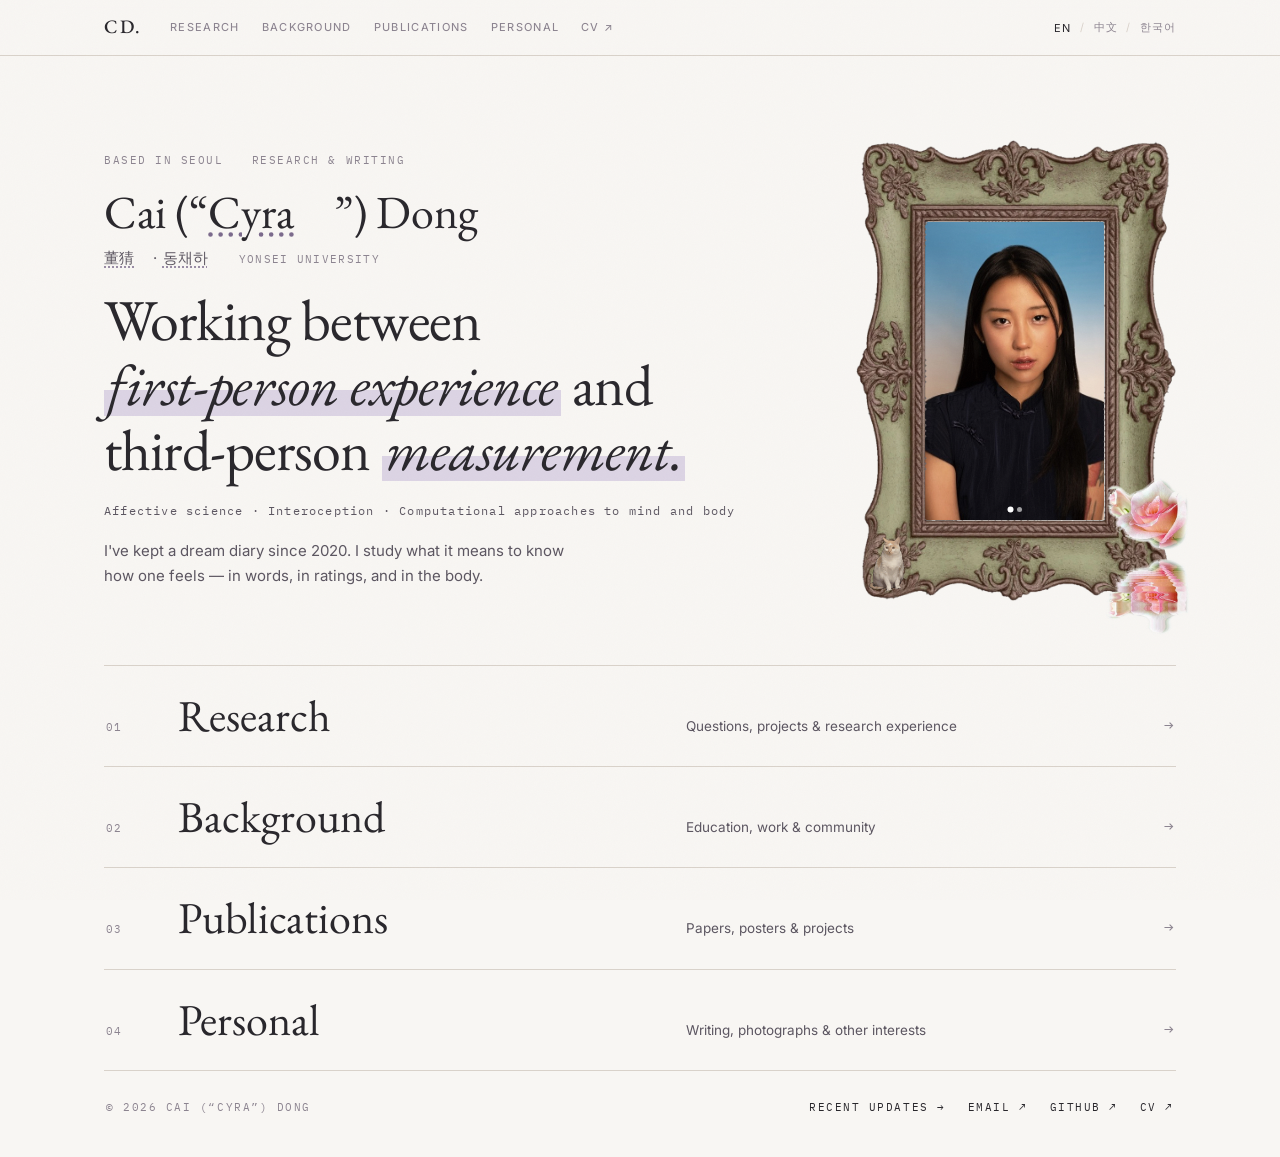
<file: index.html>
<!DOCTYPE html>
<html lang="en">
<head>
<meta charset="UTF-8">
<meta name="viewport" content="width=device-width, initial-scale=1.0">
<title>Cai (“Cyra”) Dong · 董猜 · 동채하 — Researcher</title>
<meta name="description" content="Cai (“Cyra”) Dong — Researcher. Philosophy, Applied Statistics & Cognitive Science @ Yonsei. Research: clinical psychology, affective neuroscience, computational psycholinguistics, AI4MentalHealth.">
<meta name="keywords" content="Cyra Dong, Cai Dong, 董猜, 동채하, Researcher, Yonsei University, clinical psychology, affective neuroscience, computational psycholinguistics, AI4MentalHealth, AI Engineer, Philosophy, Applied Statistics, Cognitive Science">

<!-- Google Search Console is verified by the file google7c683d2b4011be47.html
     in the site root. Do not delete that file. -->

<!-- Canonical -->
<link rel="canonical" href="https://cyracaid.github.io/">

<!-- Open Graph -->
<meta property="og:title" content="Cai (“Cyra”) Dong · 董猜 · 동채하 — Researcher">
<meta property="og:description" content="Philosophy, Applied Statistics & Cognitive Science @ Yonsei. Research: clinical psychology, affective neuroscience, computational psycholinguistics, AI4MentalHealth.">
<meta property="og:image" content="https://cyracaid.github.io/assets/smilepic_cropped.jpg">
<meta property="og:image:width" content="640">
<meta property="og:image:height" content="640">
<meta property="og:url" content="https://cyracaid.github.io/">
<meta property="og:type" content="website">
<meta property="og:locale" content="en_US">
<meta property="og:site_name" content="Cai (“Cyra”) Dong">

<!-- Twitter Card -->
<meta name="twitter:card" content="summary">
<meta name="twitter:title" content="Cai (“Cyra”) Dong · 董猜 · 동채하 — Researcher">
<meta name="twitter:description" content="Philosophy, Applied Statistics & Cognitive Science @ Yonsei. Research: clinical psychology, affective neuroscience, computational psycholinguistics.">
<meta name="twitter:image" content="https://cyracaid.github.io/assets/smilepic_cropped.jpg">

<!-- Hreflang -->
<link rel="alternate" hreflang="en" href="https://cyracaid.github.io/?lang=en">
<link rel="alternate" hreflang="zh-CN" href="https://cyracaid.github.io/?lang=cn">
<link rel="alternate" hreflang="ko" href="https://cyracaid.github.io/?lang=ko">
<link rel="alternate" hreflang="x-default" href="https://cyracaid.github.io/">

<!-- Favicon -->
<link rel="icon" type="image/svg+xml" href="data:image/svg+xml,%3Csvg xmlns='http://www.w3.org/2000/svg' viewBox='0 0 100 100'%3E%3Crect width='100' height='100' rx='20' fill='%238f7fa0'/%3E%3Ctext x='50' y='68' font-family='Georgia,serif' font-size='48' font-style='italic' fill='white' text-anchor='middle'%3ECD%3C/text%3E%3C/svg%3E">

<!-- JSON-LD Structured Data: Person -->
<script type="application/ld+json">
{
  "@context": "https://schema.org",
  "@type": "Person",
  "name": "Cai (“Cyra”) Dong",
  "alternateName": ["Cyra Dong", "Cai Dong", "董猜", "동채하"],
  "givenName": "Cai",
  "familyName": "Dong",
  "image": "https://cyracaid.github.io/assets/smilepic_cropped.jpg",
  "url": "https://cyracaid.github.io/",
  "sameAs": [
    "https://github.com/cyracaid",
    "https://linkedin.com/in/cyrad",
    "https://scholar.google.com/citations?user=k2axAvQAAAAJ&hl=en"
  ],
  "jobTitle": ["AI Engineer Intern", "Research Assistant"],
  "alumniOf": [
    {
      "@type": "CollegeOrUniversity",
      "name": "Yonsei University"
    },
    {
      "@type": "CollegeOrUniversity",
      "name": "Washington University in St. Louis"
    }
  ],
  "knowsAbout": [
    "Clinical Psychology",
    "Affective Neuroscience",
    "Computational Psycholinguistics",
    "AI for Mental Health",
    "Machine Learning",
    "Multimodal AI"
  ]
}
</script>

<!-- JSON-LD Structured Data: WebSite -->
<script type="application/ld+json">
{
  "@context": "https://schema.org",
  "@type": "WebSite",
  "name": "Cai (“Cyra”) Dong — Portfolio",
  "url": "https://cyracaid.github.io/",
  "description": "Personal portfolio and resume of Cai (“Cyra”) Dong, Researcher at Yonsei University.",
  "inLanguage": ["en", "zh-CN", "ko"]
}
</script>
<link rel="preconnect" href="https://fonts.googleapis.com">
<link rel="preconnect" href="https://fonts.gstatic.com" crossorigin>
<link href="https://fonts.googleapis.com/css2?family=EB+Garamond:ital,wght@0,400;0,500;1,400;1,500&family=Inter:wght@350;400;450;500;600&family=IBM+Plex+Mono:wght@400;500&display=swap" rel="stylesheet">
<link rel="stylesheet" href="styles.css?v=20261121d">
</head>
<body>

<nav class="top-nav">
  <div class="nav-left">
    <a class="nav-logo" href="#/" aria-label="Home">CD.</a>
    <div class="nav-links">
      <a href="#research" data-nav="research">Research</a>
      <a href="#background" data-nav="work">Background</a>
      <a href="#publications" data-nav="publications">Publications</a>
      <a href="#personal" data-nav="personal">Personal</a>
      <a href="assets/CV_Cai_Dong.pdf?v=20261113" data-nav="cv" target="_blank" rel="noopener">CV ↗</a>
    </div>
  </div>
  <div class="nav-right" id="lang-switch"><a class="lang-btn active" href="?lang=en">EN</a><a class="lang-btn" href="?lang=cn">中文</a><a class="lang-btn" href="?lang=ko">한국어</a></div>
</nav>

<div id="view-home">
<div class="home">
  <header class="hero" id="hero">
    <div class="hero__text">
      <div class="hero__meta"><span id="hero-place">Based in Seoul</span><span id="hero-roles">Research &amp; Writing</span></div>
      <div class="hero__name" id="sb-name">Cai (“Cyra”) Dong</div>
      <div class="hero__alt"><span id="sb-alt">董猜 · 동채하</span> <span class="hero__affil" id="sb-affil">Yonsei University</span></div>
      <h1 class="hero__title" id="hero-title">Working between <em class="hero__accent"><span class="nb">first-person</span> experience</em> and <span class="nb">third-person</span> <em class="hero__accent">measurement.</em></h1>
      <div class="hero__fields" id="hero-fields">Affective science · Interoception · Computational approaches to mind and body</div>
      <p class="hero__sub" id="hero-sub"></p>
    </div>
    <div class="hero__portrait">
      <div class="photo-frame">
      <div class="photo-carousel" id="photo-carousel">
        <div class="carousel-track" id="carousel-track">
          <img class="carousel-slide" src="assets/portrait-main.jpg?v=2" alt="Cai (“Cyra”) Dong">
          <img class="carousel-slide" src="assets/smile-frame.jpg" alt="Cai (“Cyra”) Dong smiling">
        </div>
        <button class="carousel-btn carousel-prev" id="carousel-prev" type="button">‹</button>
        <button class="carousel-btn carousel-next" id="carousel-next" type="button">›</button>
        <div class="carousel-dots" id="carousel-dots"></div>
      </div>
        <img class="deco deco-rose" src="assets/deco-rose.webp?v=20261011b" alt="" aria-hidden="true" decoding="async">
      </div>
      <div class="cat-companion"><img src="assets/guagua_cutout.gif" alt="瓜瓜" loading="lazy"></div>
    </div>
  </header>

  <nav class="index" id="index" aria-label="Sections"></nav>

  <div class="home-foot">
    <span id="foot-place">© 2026 Cai (“Cyra”) Dong</span>
    <div class="hero__links" id="hero-links"></div>
  </div>
</div>

<div id="resume">

    <section class="panel" id="panel-research" role="dialog" aria-modal="true" aria-label="Research" hidden="">
      <div class="panel__bar">
        <span class="panel__title"><span class="panel__no">01</span> Research</span>
        <button type="button" class="panel__close" data-close="" aria-label="Close">Close ×</button>
      </div>
      <div class="panel__body">
    <div class="section-lg" id="research">
      <div class="section-header"><span class="section-title section-title-lg">Research Overview</span><div class="section-rule"></div></div>
      <div class="research-overview">
        <p>Hi, I'm Cyra! 👋 I really love beautiful things — from beauty itself to research that's beautiful in how it's made.</p><p>Lately I'm into <strong>interoception</strong>, <strong>consciousness</strong>, and <strong>affective science across methods</strong>, with side quests into language models and AI. I come at it from computational methods.</p><p>Off the clock: yoga, books and writing, fashion, and video games.</p>
        <div class="research-areas">
          <span class="tag tag-accent">Interoception</span><span class="tag tag-cool">Affective Neuroscience</span><span class="tag tag-mauve">Computational Psycholinguistics</span><span class="tag tag-gold">Clinical Psychology</span>
        </div>
      </div>
    </div>
    <div class="section" id="selected">
      <div class="section-header"><span class="section-title">Selected Research</span><div class="section-rule"></div></div>
      <div class="selected-list">
        
        <div class="sel-item" data-open="false">
          <button type="button" class="sel-head" aria-expanded="false" aria-controls="sel-0">
            <span class="sel-meta">Selected work / 01 · 2025–26</span>
            <span class="sel-title">Sleep, Diaries &amp; Measurement</span>
            <span class="sel-blurb">Cleaning self-report data without making mistakes disappear.</span>
            <span class="sel-plus" aria-hidden="true">+</span>
          </button>
          <div class="sel-panel" id="sel-0" role="region">
            <dl class="sel-body">
              <dt>Research question</dt><dd>A wrongly entered value, silently corrected by a parser, can look perfectly legitimate. How do you clean self-reported data without hiding what was changed?</dd><dt>Approach</dt><dd>An open-source, human-in-the-loop R pipeline where every correction is logged and reviewable, validated on injected, real, and public data.</dd><dt>Where</dt><dd>Stanford Psychophysiology Lab, home sleep study.</dd><dt>Output</dt><dd>Manuscript in preparation.</dd>
            </dl>
          </div>
        </div>
        <div class="sel-item" data-open="false">
          <button type="button" class="sel-head" aria-expanded="false" aria-controls="sel-1">
            <span class="sel-meta">Selected work / 02 · 2025–26</span>
            <span class="sel-title">AI &amp; Therapeutic Interaction</span>
            <span class="sel-blurb">What does an AI score of therapist skill actually measure?</span>
            <span class="sel-plus" aria-hidden="true">+</span>
          </button>
          <div class="sel-panel" id="sel-1" role="region">
            <dl class="sel-body">
              <dt>Research question</dt><dd>When a model predicts what trained observers rate, what information are its predictions really reflecting?</dd><dt>Approach</dt><dd>An audit of multimodal AI scoring of therapists’ interpersonal skills on teletherapy trial recordings, combining text, voice, and facial expression, checked against observer ratings.</dd><dt>Where</dt><dd>Penn Medicine, Department of Psychiatry.</dd><dt>Output</dt><dd>Manuscript in preparation.</dd>
            </dl>
          </div>
        </div>
        <div class="sel-item" data-open="false">
          <button type="button" class="sel-head" aria-expanded="false" aria-controls="sel-2">
            <span class="sel-meta">Selected work / 03 · 2026–</span>
            <span class="sel-title">Interoception &amp; Consciousness</span>
            <span class="sel-blurb">When body and report disagree, which one is the signal?</span>
            <span class="sel-plus" aria-hidden="true">+</span>
          </button>
          <div class="sel-panel" id="sel-2" role="region">
            <dl class="sel-body">
              <dt>Research question</dt><dd>When a bodily signal and a verbal report diverge, is one of them wrong, or is the divergence itself the signal?</dd><dt>Approach</dt><dd>An online interoception task with webcam-based heart-rate estimation, paired with participants’ descriptions of recalled experiences. Does spontaneous language capture what ratings miss?</dd><dt>Where</dt><dd>Embodied Computation Group, Aarhus University &amp; Cambridge Psychiatry.</dd><dt>Output</dt><dd>Pilot in development.</dd>
            </dl>
          </div>
        </div>
      </div>
    </div>
    <div class="section" id="experience">
      <div class="section-header"><span class="section-title">Research Experience</span><div class="section-rule"></div></div>
      
        <div class="entry">
          <div class="entry-header">
            <span class="entry-org"><a href="https://www.the-ecg.org/" target="_blank" rel="noopener">Embodied Computation Group, Aarhus University &amp; Cambridge Psychiatry</a></span>
            <span class="entry-date">Oct 2026 – Present</span>
          </div>
          <div class="entry-role">Research Intern (remote); PI: Micah Allen, Ph.D.</div>
          <ul class="entry-bullets"><li>Contributing to an online interoception task with webcam-based heart-rate estimation, and developing a pilot that pairs physiological estimates with participants’ descriptions of recalled experiences.</li></ul>
        </div>
        <div class="entry">
          <div class="entry-header">
            <span class="entry-org"><a href="https://spl.stanford.edu/" target="_blank" rel="noopener">Stanford Psychophysiology Lab</a></span>
            <span class="entry-date">Oct 2025 – Present</span>
          </div>
          <div class="entry-role">Research Assistant; PIs: James Gross, Ph.D.; mentored by Maia ten Brink, Ph.D.</div>
          <ul class="entry-bullets"><li>Built <strong>sleepcleanr</strong>, an R package that turns messy sleep-diary data into clean, auditable records (10,000+ entries and counting).</li><li>Reading widely on interoception, psychophysiology, and emotion.</li></ul>
        </div>
        <div class="entry">
          <div class="entry-header">
            <span class="entry-org"><a href="https://www.med.upenn.edu/apps/faculty/index.php/g275/p9830738" target="_blank" rel="noopener">Department of Psychiatry, Penn Medicine, University of Pennsylvania</a></span>
            <span class="entry-date">Nov 2025 – Apr 2026; Sep 2026 – Present</span>
          </div>
          <div class="entry-role">Research Intern (remote); mentored by Tao Lin, Ph.D.</div>
          <ul class="entry-bullets"><li>Building a pipeline that has AI score how therapists connect with clients in teletherapy — and checking how far we can trust it.</li><li>Replicating a published study along the way, and fixing a confound in it.</li></ul>
        </div>
        <div class="entry">
          <div class="entry-header">
            <span class="entry-org"><a href="https://www.jhurlab.org/" target="_blank" rel="noopener">Clinical Neuroscience of Anxiety and Depression (CAD) Lab, Yonsei University</a></span>
            <span class="entry-date">May 2026 – Present</span>
          </div>
          <div class="entry-role">Research Assistant; PI: Juyoen Hur, Ph.D.</div>
          <ul class="entry-bullets"><li>Helping with fMRI studies on anxiety and depression, mostly data quality checks and preprocessing.</li><li>Side project on misophonia: is it about how the brain registers a sound, or how it feels about it?</li></ul>
        </div>
        <div class="entry">
          <div class="entry-header">
            <span class="entry-org"><a href="https://github.com/AGI4Sci/SciForge" target="_blank" rel="noopener">Shanghai AI Laboratory</a></span>
            <span class="entry-date">May 2026 – Present</span>
          </div>
          <div class="entry-role">AI4BioSci / SciForge Research Assistant; PI: Zhangyang Gao, Ph.D.</div>
          <ul class="entry-bullets"><li>Helping build and test an open-source platform that keeps humans in the loop when AI agents do research.</li><li>Added DeepSeek as a new agent runtime, and designed how the system tracks evidence and decides what people should review.</li></ul>
        </div>
        <div class="entry">
          <div class="entry-header">
            <span class="entry-org">Speech &amp; Hearing Lab, Washington University in St. Louis</span>
            <span class="entry-date">Jan 2025 – Jun 2026</span>
          </div>
          <div class="entry-role">Research Assistant; PIs: Mitchell Sommers, Ph.D.; Joe Barcroft, Ph.D.</div>
          <ul class="entry-bullets"><li>Built an IPA-based scheme to measure how hard English words are to learn.</li><li>Helped run a vocabulary-learning experiment: recorded stimuli, tested participants, checked the stats.</li></ul>
        </div>
        <div class="entry">
          <div class="entry-header">
            <span class="entry-org"><a href="https://www.researchgate.net/lab/Sijing-Chen-Lab/" target="_blank" rel="noopener">Social Psychology Lab, Zhejiang University of Science and Technology</a></span>
            <span class="entry-date">Jul 2023 – Jun 2026</span>
          </div>
          <div class="entry-role">Long-Term Research Assistant; PI: Sijing Chen, Ph.D.</div>
          <ul class="entry-bullets"><li>Ran the stats behind studies on inequality, AI attitudes, and pro-environmental behavior — two of them now published.</li></ul>
        </div>
        <div class="entry">
          <div class="entry-header">
            <span class="entry-org">Brain and Mind Institute, The Chinese University of Hong Kong</span>
            <span class="entry-date">Jun 2024 – Aug 2024</span>
          </div>
          <div class="entry-role">Research Assistant; PI: Xin Zhou, Ph.D.</div>
          <ul class="entry-bullets"><li>Helped with fNIRS hyperscanning experiments (two brains, one conversation) and learned inter-brain analysis.</li><li>Presented a poster on neural fatigue from listening in noise.</li></ul>
        </div>
    </div></div>
    </section>
    <section class="panel" id="panel-background" role="dialog" aria-modal="true" aria-label="Background" hidden="">
      <div class="panel__bar">
        <span class="panel__title"><span class="panel__no">02</span> Background</span>
        <button type="button" class="panel__close" data-close="" aria-label="Close">Close ×</button>
      </div>
      <div class="panel__body">
    <div class="section" id="education">
      <div class="section-header"><span class="section-title">Education</span><div class="section-rule"></div></div>
      
        <div class="edu-card"><div class="edu-row">
          <div>
            <div class="edu-school">Yonsei University</div>
            <div class="edu-degree">B.A. in Philosophy<br>Interdisciplinary Major in Cognitive Science, Minor in Applied Statistics</div>
          </div>
          <div style="text-align:right;">
            <div class="edu-date">Expected June 2027</div>
            <div class="edu-gpa">GPA: ***/***</div>
          </div>
        </div></div>
        <div class="edu-card"><div class="edu-row">
          <div>
            <div class="edu-school">Washington University in St. Louis</div>
            <div class="edu-degree">Exchange Student in Arts &amp; Sciences</div>
          </div>
          <div style="text-align:right;">
            <div class="edu-date">Jan 2025 – Jun 2025</div>
            <div class="edu-gpa">GPA: 3.75/4.0</div>
          </div>
        </div></div>
        <div class="edu-card"><div class="edu-row">
          <div>
            <div class="edu-school">MGH Institute of Health Professions</div>
            <div class="edu-degree">Online prerequisite coursework in Speech-Language Pathology</div>
          </div>
          <div style="text-align:right;">
            <div class="edu-date">May 2025 – Aug 2025</div>
            <div class="edu-gpa">GPA: 4.0/4.0</div>
          </div>
        </div></div>
    </div>
    <div class="section" id="beyond">
      <div class="section-header"><span class="section-title">Beyond Research</span><div class="section-rule"></div></div>
      <div class="honors-grid"><div class="honor-item"><strong>Gold stars</strong> — a Yonsei merit scholarship (twice!), a national second prize in a Peking University Chinese literature contest, and a fully funded semester at WashU.</div><div class="honor-item"><strong>Field trips</strong> — sat in on therapy sessions and autism assessments at WashU's IDDRC; helped out as a teacher aide at the Central Institute for the Deaf.</div><div class="honor-item"><strong>Good deeds</strong> — art-program volunteer at Artists First; wrote 80+ clinical-psychology entries for Baidu Encyclopedia; cheered a student from a rural, low-income family all the way into university (2021–2025).</div><div class="honor-item"><strong>Clubs</strong> — AYUI (immunology!), a book-and-wine society, and a poetry club whose name I can't print (똥동아리) 💩.</div><div class="honor-item"><strong>Side quests</strong> — live-interpreting Korean ↔ English at a Seoul clinic; teaching Korean and Chinese on the side.</div><div class="honor-item"><strong>Certificate</strong> — Autism and Neurodiversity in the Childcare Setting (UBC CIRCA).</div></div>
    </div>
    <div class="section" id="skills">
      <div class="section-header"><span class="section-title">Methods, Tools &amp; Languages</span><div class="section-rule"></div></div>
      <div class="honors-grid"><div class="honor-item"><strong>Methods</strong> — the nerdy toolbox: GLMM/HLM, NLP, meta-analysis, EMA, multimodal analysis, fNIRS, fMRI quality control, pupillometry preprocessing.</div><div class="honor-item"><strong>Tools</strong> — R, Python, MATLAB, SQL, Git/GitHub, PsychoPy, and an unreasonable number of terminal tabs.</div><div class="honor-item"><strong>Languages</strong> — four, one brain: Mandarin (native), English (IELTS 8.0), Korean (TOPIK 6), Japanese (JLPT N2).</div></div>
    </div></div>
    </section>
    <section class="panel" id="panel-publications" role="dialog" aria-modal="true" aria-label="Publications" hidden="">
      <div class="panel__bar">
        <span class="panel__title"><span class="panel__no">03</span> Publications</span>
        <button type="button" class="panel__close" data-close="" aria-label="Close">Close ×</button>
      </div>
      <div class="panel__body">
    <div class="section" id="publications">
      <div class="section-header"><span class="section-title">Publications &amp; Presentations</span><div class="section-rule"></div></div>
      <div class="pub-filter" role="tablist">
        <button type="button" class="pub-chip on" data-filter="all">All</button><button type="button" class="pub-chip" data-filter="paper">Papers</button><button type="button" class="pub-chip" data-filter="poster">Posters</button><button type="button" class="pub-chip" data-filter="prep">In preparation</button>
      </div>
      
        <div class="pub-showcase compact" data-cat="prep">
          <div class="pub-showcase-inner">
            
            <div class="pub-body">
              <div class="pub-body-title">sleepcleanr: an auditable pipeline for cleaning self-reported sleep-diary data, validated on injected, real and public data</div>
              <div class="pub-body-authors"><strong>Cai Dong</strong>, Maia ten Brink, et al.</div>
              <div class="pub-body-venue">Manuscript in preparation <span class="venue-tag">2026</span></div>
              <div class="pub-body-snip">An auditable, human-in-the-loop R pipeline for cleaning self-reported sleep-diary data, validated on injected, real, and public data.</div>
              
            </div>
          </div>
        </div>
        <div class="pub-showcase compact" data-cat="prep">
          <div class="pub-showcase-inner">
            
            <div class="pub-body">
              <div class="pub-body-title">Multimodal AI scoring of facilitative interpersonal skills: a replication and specification audit on Tele-FIRST trial recordings</div>
              <div class="pub-body-authors"><strong>Cai Dong</strong>, Tao Lin, et al.</div>
              <div class="pub-body-venue">Manuscript in preparation <span class="venue-tag">2026</span></div>
              <div class="pub-body-snip">Replication and specification audit of multimodal AI scoring of facilitative interpersonal skills on teletherapy RCT recordings.</div>
              
            </div>
          </div>
        </div>
        <div class="pub-showcase" data-cat="poster">
          <div class="pub-showcase-inner">
            
            <div class="pub-body">
              <div class="pub-body-title">Auditory and Visual Cue Integration in L1 Vocabulary Learning</div>
              <div class="pub-body-authors"><strong>WashU Speech &amp; Hearing Lab</strong></div>
              <div class="pub-body-venue">Poster, TBD <span class="venue-tag">2026</span></div>
              <div class="pub-body-snip">Investigated how L1 learners integrate auditory and visual cues during vocabulary acquisition, with implications for multimodal learning theories.</div>
              
            </div>
          </div>
        </div>
        <div class="pub-showcase" data-cat="poster">
          <div class="pub-showcase-inner">
            <div class="pub-thumb"><img src="assets/pub-abct.jpg" alt="ABCT poster" loading="lazy"></div>
            <div class="pub-body">
              <div class="pub-body-title">Predicting Next-Day Suicidal Urges, Depression, and PTSD Symptoms Using EMA and Passive Sensing</div>
              <div class="pub-body-authors">Tao Lin, Joshua Wiley, Yiqin Zhu, <strong>Cai Dong</strong>, Mingcong Tang, Daniel J. Taylor, Kristi E. Pruiksma, Bridget Feler, Marin Kautz, Justin Baker, Lauren Khazem, Craig J. Bryan, Lily A. Brown</div>
              <div class="pub-body-venue">Poster, Association for Behavioral and Cognitive Therapies Annual Convention <span class="venue-tag">2025</span></div>
              <div class="pub-body-snip">Leveraged EMA and passive sensing data from smartphones to predict next-day clinical outcomes, demonstrating feasibility of scalable digital phenotyping for suicide risk monitoring.</div>
              
            </div>
          </div>
        </div>
        <div class="pub-showcase clickable" data-cat="poster" data-project="ayui-stem-union-2026">
          <div class="pub-showcase-inner">
            <div class="pub-thumb"><img src="assets/pub-ayui-stem-union-2026.png" alt="AYUI STEM Union poster" loading="lazy"></div>
            <div class="pub-body">
              <div class="pub-body-title">Regulatory T cells: Biology, Mechanisms, and Therapeutic Potential</div>
              <div class="pub-body-authors">Hwang, H.Y., Dong, C., Jeong, S.Y., &amp; Kim, J.E.</div>
              <div class="pub-body-venue">Poster, STEM Union Academic Conference 2026 <span class="venue-tag">2026</span></div>
              <div class="pub-body-snip">Contributor: figure editing, translation, and introduction writing for a review poster on Treg biology, mechanisms, and therapeutic strategies, presented at the STEM Union Academic Conference 2026 (Immunology Session).</div>
              
            </div>
          </div>
        </div>
        <div class="pub-showcase clickable" data-cat="paper" data-project="ai-attitude-underestimation">
          <div class="pub-showcase-inner">
            <div class="pub-thumb"><img src="assets/pub-jasp.jpg" alt="JASP paper" loading="lazy"></div>
            <div class="pub-body">
              <div class="pub-body-title">Underestimating Others' Positive Attitude Toward AI Reduces Intentions to Adopt AI in Various Business Contexts</div>
              <div class="pub-body-authors">Rongmian Huo, Shasha Yang, <strong>Cai Dong</strong>, Sijing Chen</div>
              <div class="pub-body-venue">Journal of Applied Social Psychology, 56(6), 443–456 <span class="venue-tag">2026</span></div>
              <div class="pub-body-snip">Demonstrated that people systematically underestimate others' AI-positive attitudes, and this underestimation reduces personal AI adoption intentions across business contexts.</div>
              <div class="pub-body-links"><a href="#/project/ai-attitude-underestimation" data-stop="">Project details →</a><a href="https://doi.org/10.1111/jasp.70063" target="_blank" rel="noopener" data-stop="">DOI</a></div>
            </div>
          </div>
        </div>
        <div class="pub-showcase clickable" data-cat="paper" data-project="inequality-proenvironment">
          <div class="pub-showcase-inner">
            <div class="pub-thumb"><img src="assets/pub-bjsp.jpg" alt="BJSP paper" loading="lazy"></div>
            <div class="pub-body">
              <div class="pub-body-title">Perceived Economic Inequality Inhibits Pro-Environmental Engagement</div>
              <div class="pub-body-authors">Rongmian Huo, Shasha Yang, <strong>Cai Dong</strong>, Sijing Chen</div>
              <div class="pub-body-venue">British Journal of Social Psychology, 64(2), e12815 <span class="venue-tag">2024</span></div>
              <div class="pub-body-snip">Multi-study investigation showing that perceived economic inequality reduces pro-environmental behavior through decreased collective efficacy and future-oriented concern.</div>
              <div class="pub-body-links"><a href="#/project/inequality-proenvironment" data-stop="">View project →</a><a href="https://doi.org/10.1111/bjso.12815" target="_blank" rel="noopener" data-stop="">DOI</a></div>
            </div>
          </div>
        </div>
        <div class="pub-showcase" data-cat="poster">
          <div class="pub-showcase-inner">
            <div class="pub-thumb-duo"><img src="assets/pub-cuhk.jpg" alt="CUHK poster" loading="lazy"><img src="assets/CUHK_poster.jpg" alt="CUHK poster 2" loading="lazy"></div>
            <div class="pub-body">
              <div class="pub-body-title">Neural Fatigue From Speech Perception in Noise and Social Withdrawal</div>
              <div class="pub-body-authors"><strong>Cai Dong</strong>, Patrick C. M. Wong, et al.</div>
              <div class="pub-body-venue">Poster, Chinese University of Hong Kong Brain and Mind Institute <span class="venue-tag">2024</span></div>
              <div class="pub-body-snip">fNIRS hyperscanning study showing that speech perception in noise induces neural fatigue in the bilateral superior temporal gyrus, correlating with increased social withdrawal tendencies.</div>
              
            </div>
          </div>
        </div>
        <div class="pub-showcase" data-cat="paper">
          <div class="pub-showcase-inner">
            
            <div class="pub-body">
              <div class="pub-body-title">Hume’s aesthetic thoughts and modern art</div>
              <div class="pub-body-authors"><strong>Cai Dong</strong></div>
              <div class="pub-body-venue">SHS Web of Conferences, 174, 02022 <span class="venue-tag">2023</span></div>
              <div class="pub-body-snip">Undergraduate paper on Hume’s aesthetics and its relevance to modern art.</div>
              <div class="pub-body-links"><a href="https://doi.org/10.1051/shsconf/202317402022" target="_blank" rel="noopener" data-stop="">DOI</a></div>
            </div>
          </div>
        </div>
    </div>
    <div class="section" id="repos">
      <div class="section-header"><span class="section-title">GitHub Repositories</span><div class="section-rule"></div></div>
      <div class="repo-footnote">Explore projects → <a href="https://github.com/cyracaid" target="_blank">github.com/cyracaid</a></div>
    </div></div>
    </section>
    <section class="panel" id="panel-personal" role="dialog" aria-modal="true" aria-label="Personal" hidden="">
      <div class="panel__bar">
        <span class="panel__title"><span class="panel__no">04</span> Personal</span>
        <button type="button" class="panel__close" data-close="" aria-label="Close">Close ×</button>
      </div>
      <div class="panel__body">
    <div class="section" id="personal">
      <p class="personal-bio">TMI: I'm studying for the 2027 Korean tattoo artist exam 🖋️ (Wish me luck!)</p>
      <div class="sidebar-tags"><span class="tag tag-accent">Researcher</span><span class="tag tag-green">Writer (in progress) 😋</span></div>
      <div class="section-header"><span class="section-title">Photographs</span><div class="section-rule"></div></div>
      <div class="gallery"><img src="assets/photo-mirror.jpg" alt="" loading="lazy" data-lightbox="0"><img src="assets/0a75c77d16a473605375f1a25f370422.jpg" alt="" loading="lazy" data-lightbox="1"><img src="assets/1a86998663c2306c857f7e0c50525be5.jpg" alt="" loading="lazy" data-lightbox="2"><img src="assets/2f4142c66f59bec4093fe65c86e9337a.jpg" alt="" loading="lazy" data-lightbox="3"><img src="assets/4018941fbd273a3c47ced7e0d4728a4d.jpg" alt="" loading="lazy" data-lightbox="4"><img src="assets/666dbca41af39f23eda74ede8f5f20d7.jpg" alt="" loading="lazy" data-lightbox="5"><img src="assets/photo-cafe.jpg" alt="" loading="lazy" data-lightbox="6"><img src="assets/photo-glasses.jpg" alt="" loading="lazy" data-lightbox="7"><img src="assets/photo-night.jpg" alt="" loading="lazy" data-lightbox="8"><img src="assets/photo-sunset.jpg" alt="" loading="lazy" data-lightbox="9"><img src="assets/photo-graffiti.jpg" alt="" loading="lazy" data-lightbox="10"><img src="assets/photo-lighthouse.jpg" alt="" loading="lazy" data-lightbox="11"></div>
      <div class="section-header"><span class="section-title">Guagua</span><div class="section-rule"></div></div>
      <div class="cats"><img src="assets/video/cat-1.webp?v=2" alt="Guagua" loading="lazy"><img src="assets/video/cat-3.webp?v=2" alt="Guagua" loading="lazy"><img src="assets/guagua_cutout.gif" alt="Guagua" loading="lazy"></div>
      <div class="section-header"><span class="section-title">Ephemera</span><div class="section-rule"></div></div>
      <div class="ephemera"><img src="assets/deco-violets.webp?v=20261011b" alt="" loading="lazy"><img src="assets/deco-clouds.webp?v=20261011b" alt="" loading="lazy"><img src="assets/deco-clover.webp?v=20261011b" alt="" loading="lazy"><img src="assets/deco-gate.webp?v=20261011b" alt="" loading="lazy"><img src="assets/deco-lotusbud.webp?v=20261011b" alt="" loading="lazy"><img src="assets/deco-orchids.webp?v=20261011b" alt="" loading="lazy"><img src="assets/deco-skylark.webp?v=20261011b" alt="" loading="lazy"><img src="assets/deco-sparrows.webp?v=20261011b" alt="" loading="lazy"></div>
      <div class="detour">
        <div class="detour__kicker">Personal · Archive</div>
        <h3 class="detour__title">Before the detour</h3>
        <p class="detour__body">I was admitted to the Photography program at the Communication University of China, but for various reasons I chose to study abroad instead. This is the portfolio I made back then (that was my state of mind as a teenager, not now).</p>
        <div class="vid">
          <video playsinline="" preload="none" poster="assets/video/portfolio-poster.jpg?v=3">
            <source src="assets/video/portfolio.mp4" type="video/mp4">
          </video>
          <button type="button" class="vid__play" aria-label="Play"><svg viewBox="0 0 24 24" width="22" height="22" fill="currentColor"><path d="M8 5.5v13l11-6.5z"></path></svg></button>
          <div class="vid__bar">
            <input type="range" class="vid__seek" min="0" max="1000" value="0" step="1" aria-label="Seek">
            <button type="button" class="vid__mute" aria-label="Mute"><svg viewBox="0 0 24 24" width="16" height="16" fill="none" stroke="currentColor" stroke-width="1.6" stroke-linecap="round" stroke-linejoin="round"><path d="M4 9.5v5h3.5L12 18V6L7.5 9.5z"></path><path class="vid__waves" d="M15.5 9a4 4 0 0 1 0 6M18 6.5a8 8 0 0 1 0 11"></path><path class="vid__x" d="M16 9.5l5 5M21 9.5l-5 5"></path></svg></button>
            <button type="button" class="vid__fs" aria-label="Fullscreen"><svg viewBox="0 0 24 24" width="16" height="16" fill="none" stroke="currentColor" stroke-width="1.6" stroke-linecap="round" stroke-linejoin="round"><path d="M4 9V4h5M20 9V4h-5M4 15v5h5M20 15v5h-5"></path></svg></button>
          </div>
        </div>
        <a class="detour__link" href="https://www.bilibili.com/video/BV18K411M7yP/" target="_blank" rel="noopener">
          <span class="detour__cap">Photography portfolio · Communication University of China</span>
          <span class="detour__go">Original on Bilibili <span class="hero__arrow">↗</span></span>
        </a>
      </div>
      <footer class="site-footer" id="site-footer">
    <div class="footer-ornament">
      <svg viewBox="0 0 140 40" width="140" height="40" fill="none" stroke="currentColor" stroke-width="0.6" opacity="0.35">
        <circle cx="20" cy="20" r="3.5"></circle><circle cx="70" cy="20" r="3.5"></circle><circle cx="120" cy="20" r="3.5"></circle>
        <path d="M23.5 20Q33 12 45 16Q57 20 66.5 20"></path><path d="M73.5 20Q83 26 95 22Q107 18 116.5 20"></path>
        <path d="M20 16Q20 7 25 7Q30 7 30 16"></path><path d="M120 16Q120 7 115 7Q110 7 110 16"></path>
        <path d="M70 23.5L70 33"></path><path d="M65 28L75 28"></path>
      </svg>
    </div>
    <h2 class="footer-heading">Let's Connect</h2>
    <p class="footer-text">Thanks for stopping by 🦦<br>Got a research idea, a weird question, a collab, or a coffee chat in mind? My inbox is open 🧚‍♀️</p>
    
    <div class="footer-links">
      <a href="mailto:cyracaid[at]gmail.com" class="footer-link"><svg width="14" height="14" viewBox="0 0 24 24" fill="none" stroke="currentColor" stroke-width="2"><rect x="2" y="4" width="20" height="16" rx="2"></rect><path d="M22 4L12 13 2 4"></path></svg>cyracaid[at]gmail.com</a>
      <a href="https://github.com/cyracaid" target="_blank" rel="noopener" class="footer-link"><svg width="14" height="14" viewBox="0 0 24 24" fill="currentColor"><path d="M12 0C5.374 0 0 5.373 0 12c0 5.302 3.438 9.8 8.207 11.387.599.111.793-.261.793-.577v-2.234c-3.338.726-4.033-1.416-4.033-1.416-.546-1.387-1.333-1.756-1.333-1.756-1.089-.745.083-.729.083-.729 1.205.084 1.839 1.237 1.839 1.237 1.07 1.834 2.807 1.304 3.492.997.107-.775.418-1.305.762-1.604-2.665-.305-5.467-1.334-5.467-5.931 0-1.311.469-2.381 1.236-3.221-.124-.303-.535-1.524.117-3.176 0 0 1.008-.322 3.301 1.23A11.509 11.509 0 0112 5.803c1.02.005 2.047.138 3.006.404 2.291-1.552 3.297-1.23 3.297-1.23.653 1.653.242 2.874.118 3.176.77.84 1.235 1.911 1.235 3.221 0 4.609-2.807 5.624-5.479 5.921.43.372.823 1.102.823 2.222v3.293c0 .319.192.694.801.576C20.566 21.797 24 17.3 24 12c0-6.627-5.373-12-12-12z"></path></svg>GitHub</a>
      <a href="https://linkedin.com/in/cyrad" target="_blank" rel="noopener" class="footer-link"><svg width="14" height="14" viewBox="0 0 24 24" fill="currentColor"><path d="M20.447 20.452h-3.554v-5.569c0-1.328-.027-3.037-1.852-3.037-1.853 0-2.136 1.445-2.136 2.939v5.667H9.351V9h3.414v1.561h.046c.477-.9 1.637-1.85 3.37-1.85 3.601 0 4.267 2.37 4.267 5.455v6.286zM5.337 7.433a2.062 2.062 0 01-2.063-2.065 2.064 2.064 0 112.063 2.065zm1.782 13.019H3.555V9h3.564v11.452zM22.225 0H1.771C.792 0 0 .774 0 1.729v20.542C0 23.227.792 24 1.771 24h20.451C23.2 24 24 23.227 24 22.271V1.729C24 .774 23.2 0 22.222 0h.003z"></path></svg>LinkedIn</a>
    </div>
    <div class="footer-copy">© 2026 Cai (“Cyra”) Dong</div></footer>
    </div></div>
    </section>
    <section class="panel" id="panel-updates" role="dialog" aria-modal="true" aria-label="Recent updates" hidden="">
      <div class="panel__bar">
        <span class="panel__title">Recent updates</span>
        <button type="button" class="panel__close" data-close="" aria-label="Close">Close ×</button>
      </div>
      <div class="panel__body">
    <div class="section" id="news">
      <div class="section-header"><span class="section-title">News</span><div class="section-rule"></div></div>
      <div class="news-timeline">
        <div class="news-item"><div class="news-date">Nov 2026</div><div class="news-content"><div class="news-tags"><span class="news-tag side">Side Quest</span></div>Started as a real-time Korean–English medical interpreter at <strong>The Peak Clinic</strong> (dermatology), Seoul — for part-time cash, and to help out a friend.</div></div><div class="news-item"><div class="news-date">Oct 2026</div><div class="news-content"><div class="news-tags"><span class="news-tag role">New Role</span></div>Joined the <strong>Embodied Computation Group</strong> (Aarhus University &amp; Cambridge Psychiatry) as a remote research intern — LLMs, interoception, and consciousness.</div></div><div class="news-item"><div class="news-date">Sep 2026</div><div class="news-content"><div class="news-tags"><span class="news-tag role">New Role</span></div>Rejoined <strong>UPenn Department of Psychiatry</strong> as remote research intern — multimodal AI scoring of therapist interpersonal skills.</div></div>
        <details>
          <summary class="news-toggle">View all updates</summary>
          <div class="news-item"><div class="news-date">Aug 2026</div><div class="news-content"><div class="news-tags"><span class="news-tag poster">Poster</span></div>Presented an AYUI immunology poster on <strong>Treg biology, mechanisms, and therapeutic potential</strong> at the STEM Union Academic Conference 2026.</div></div><div class="news-item"><div class="news-date">Jul 2026</div><div class="news-content"><div class="news-tags"><span class="news-tag award">Revision</span></div><strong>ARR reviews received</strong> — withdrawing short paper this cycle to resubmit as long paper for the next.</div></div><div class="news-item"><div class="news-date">Jun 2026</div><div class="news-content"><div class="news-tags"><span class="news-tag role">New Role</span></div>Joined <strong>Shanghai AI Laboratory</strong> as RA for AI4BioSci / SciForge — contributing to verification-oriented scientific-agent infrastructure.</div></div><div class="news-item"><div class="news-date">May 2026</div><div class="news-content"><div class="news-tags"><span class="news-tag role">New Role</span></div>Joined the <strong>Clinical Neuroscience of Anxiety and Depression (CAD) Lab</strong> at Yonsei University (Dr. Juyoen Hur / 허주연) as RA — studying interoception and vulnerability mechanisms in anxiety and depression.</div></div><div class="news-item"><div class="news-date">Dec 2025</div><div class="news-content"><div class="news-tags"><span class="news-tag poster">Poster</span></div>Presented "Predicting Next-Day Suicidal Urges, Depression, and PTSD Symptoms Using EMA and Passive Sensing" at the <strong>Association for Behavioral and Cognitive Therapies Annual Convention</strong>.</div></div><div class="news-item"><div class="news-date">Nov 2025</div><div class="news-content"><div class="news-tags"><span class="news-tag role">New Role</span></div>Joined <strong>UPenn Department of Psychiatry</strong> as RA — working on a research project.</div></div><div class="news-item"><div class="news-date">Oct 2025</div><div class="news-content"><div class="news-tags"><span class="news-tag role">New Role</span></div>Joined <strong>Stanford Psychophysiology Lab</strong> as RA — developing reproducible R pipelines for 10,000+ EMA and sleep diary records.</div></div><div class="news-item"><div class="news-date">Sep 2025</div><div class="news-content"><div class="news-tags"><span class="news-tag leave">Leave</span></div><strong>Took leave of absence</strong> — returned home to recover, cared for grandpa and cat Guagua <a href="javascript:void(0)" onclick="boopCat()" style="text-decoration:none">🐱</a></div></div><div class="news-item"><div class="news-date">Sep 2025</div><div class="news-content"><div class="news-tags"><span class="news-tag pub">Publication</span></div><strong>JASP paper published</strong> — "Underestimating Others' Positive Attitude Toward AI Reduces Intentions to Adopt AI in Various Business Contexts" in the <em>Journal of Applied Social Psychology</em> (56(6), 443-456).</div></div><div class="news-item"><div class="news-date">Jan 2025</div><div class="news-content"><div class="news-tags"><span class="news-tag exchange">Exchange</span></div>Exchange at <strong>Washington University in St. Louis</strong> — joined Speech &amp; Hearing Lab; started clinical shadowing at CID and IDDRC.</div></div><div class="news-item"><div class="news-date">Oct 2024</div><div class="news-content"><div class="news-tags"><span class="news-tag pub">Publication</span></div><strong>BJSP paper published</strong> — "Perceived Economic Inequality Inhibits Pro-Environmental Engagement" in the <em>British Journal of Social Psychology</em> (64(2), e12815).</div></div><div class="news-item"><div class="news-date">Aug 2024</div><div class="news-content"><div class="news-tags"><span class="news-tag poster">Poster</span></div>Presented "Neural Fatigue From Speech Perception in Noise and Social Withdrawal" at the <strong>Chinese University of Hong Kong Brain and Mind Institute</strong>.</div></div>
        </details>
      </div>
    </div></div>
    </section>
</div>
</div>
<div id="view-project"></div>

<div class="lightbox" id="lightbox" hidden>
  <button type="button" class="lb-btn lb-close" id="lb-close" aria-label="Close">×</button>
  <button type="button" class="lb-btn lb-prev" id="lb-prev" aria-label="Previous">‹</button>
  <img id="lb-img" alt="">
  <button type="button" class="lb-btn lb-next" id="lb-next" aria-label="Next">›</button>
</div>

<script src="app.js?v=20261121b"></script>
</body>
</html>
</file>
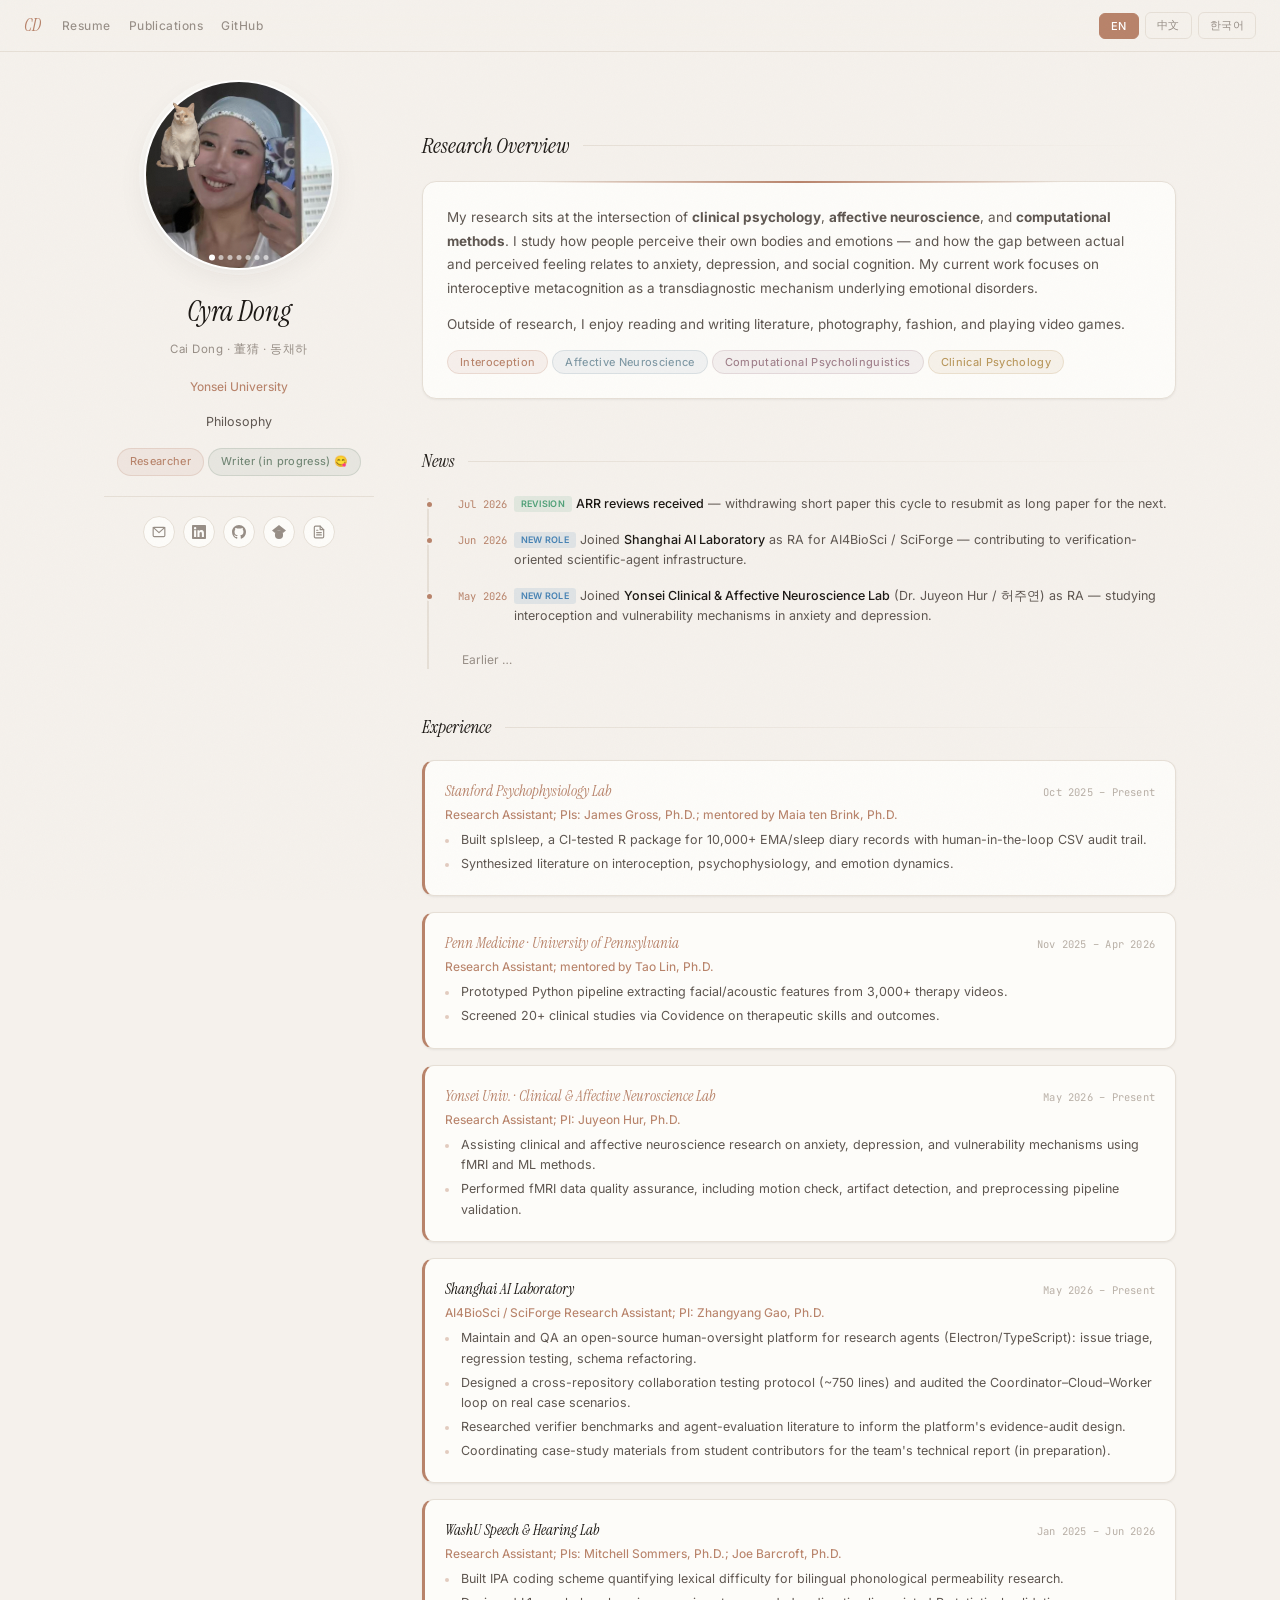
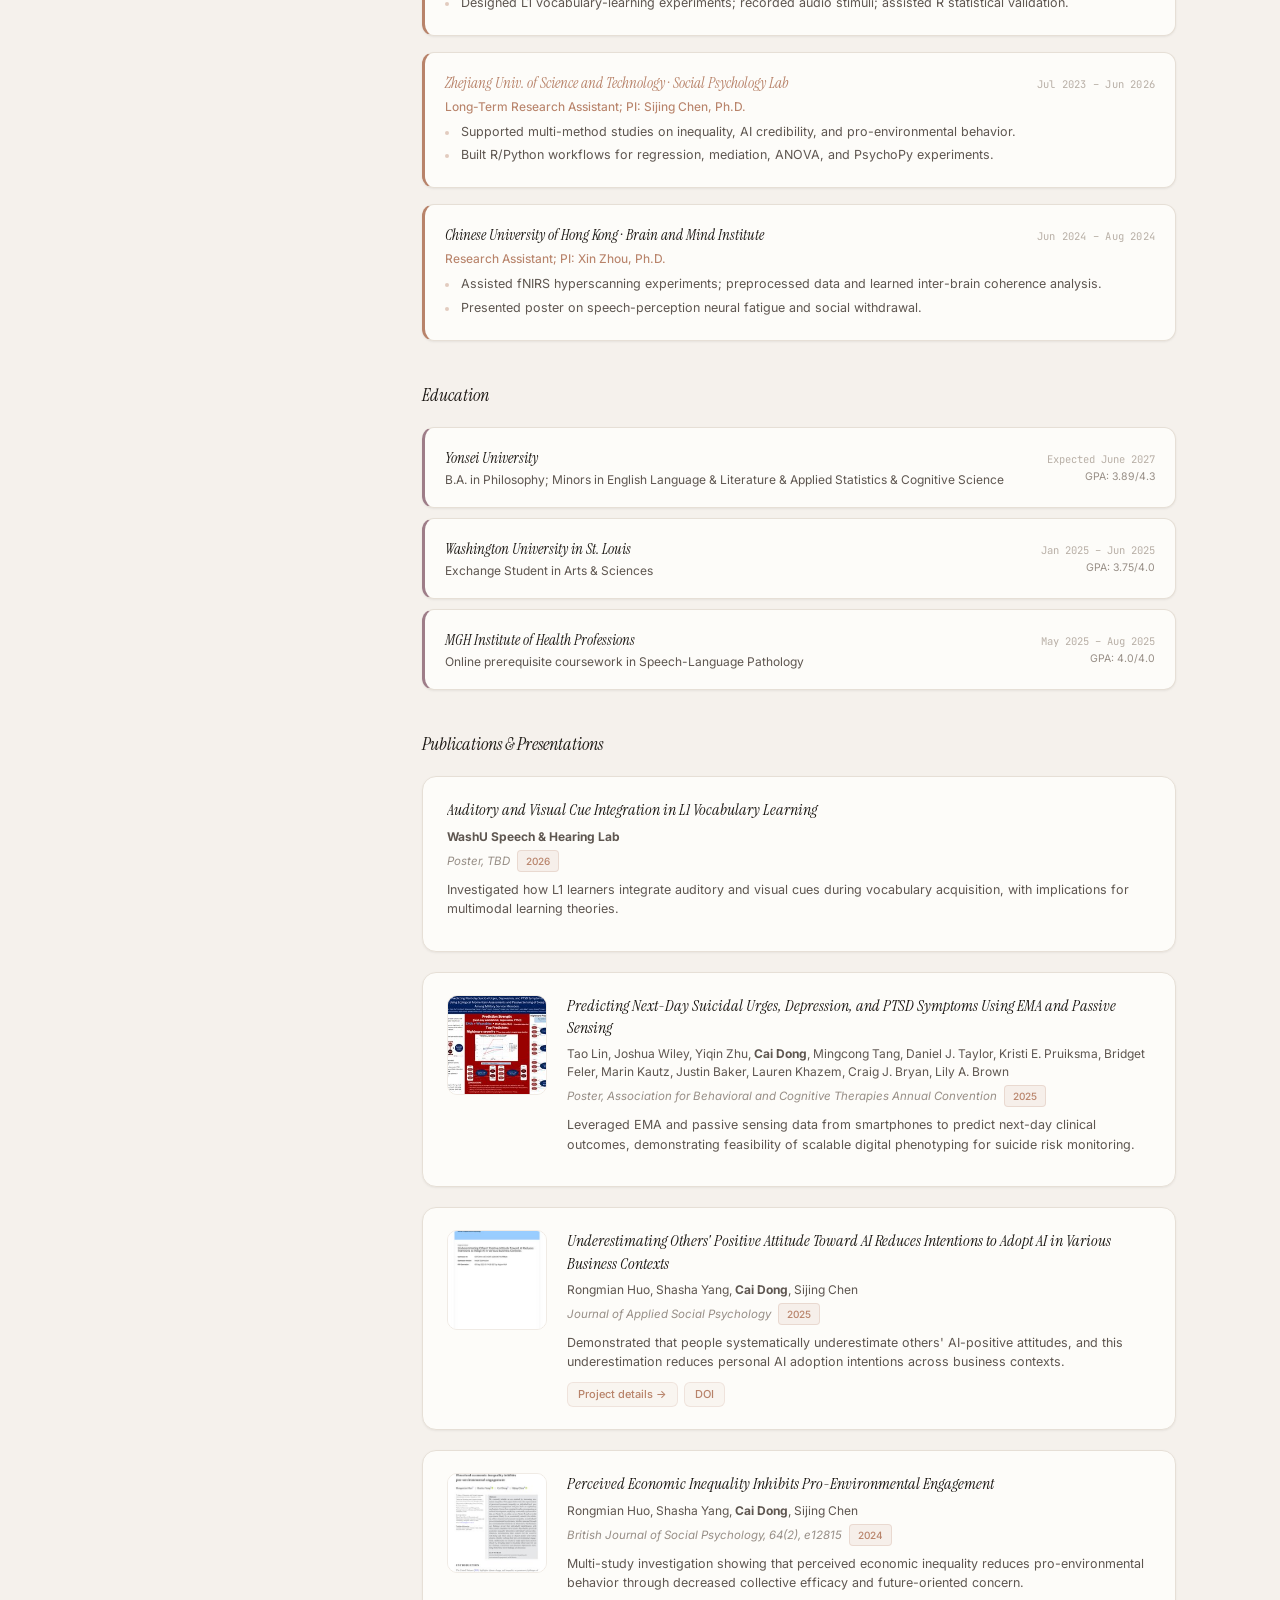
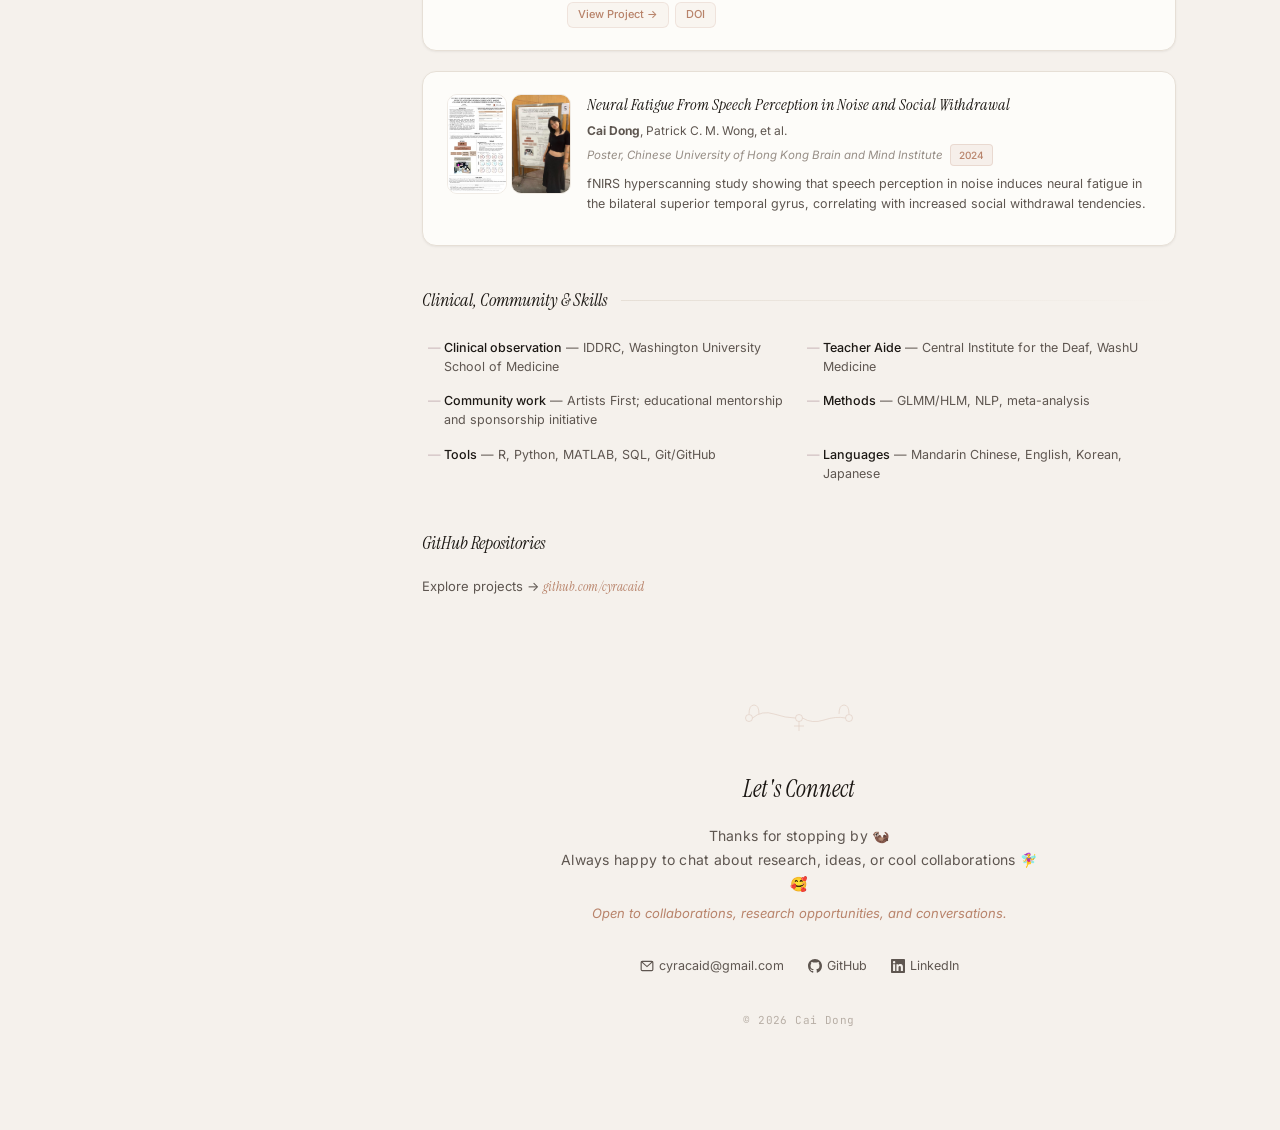
<file: template_en.html>
<!DOCTYPE html>
<html lang="en">
<head>
<meta charset="UTF-8">
<meta name="viewport" content="width=device-width, initial-scale=1.0">
<title>Cyra Dong · Cai Dong · 동채하 — Researcher</title>
<meta name="description" content="Cyra Dong (Cai Dong) — Researcher. Philosophy, Applied Statistics & Cognitive Science @ Yonsei. Research: clinical psychology, affective neuroscience, computational psycholinguistics, AI4MentalHealth.">
<meta name="keywords" content="Cyra Dong, Cai Dong, 董猜, 동채하, Researcher, Yonsei University, clinical psychology, affective neuroscience, computational psycholinguistics, AI4MentalHealth, AI Engineer, Philosophy, Applied Statistics, Cognitive Science">

<!-- Canonical -->
<link rel="canonical" href="https://cyracaid.github.io/">

<!-- Open Graph -->
<meta property="og:title" content="Cyra Dong · Cai Dong · 동채하 — Researcher">
<meta property="og:description" content="Philosophy, Applied Statistics & Cognitive Science @ Yonsei. Research: clinical psychology, affective neuroscience, computational psycholinguistics, AI4MentalHealth.">
<meta property="og:image" content="https://cyracaid.github.io/assets/smilepic_cropped.jpg">
<meta property="og:image:width" content="640">
<meta property="og:image:height" content="640">
<meta property="og:url" content="https://cyracaid.github.io/">
<meta property="og:type" content="website">
<meta property="og:locale" content="en_US">
<meta property="og:site_name" content="Cyra Dong">

<!-- Twitter Card -->
<meta name="twitter:card" content="summary">
<meta name="twitter:title" content="Cyra Dong · Cai Dong · 동채하 — Researcher">
<meta name="twitter:description" content="Philosophy, Applied Statistics & Cognitive Science @ Yonsei. Research: clinical psychology, affective neuroscience, computational psycholinguistics.">
<meta name="twitter:image" content="https://cyracaid.github.io/assets/smilepic_cropped.jpg">

<!-- Hreflang -->
<link rel="alternate" hreflang="en" href="https://cyracaid.github.io/">
<link rel="alternate" hreflang="zh-CN" href="https://cyracaid.github.io/">
<link rel="alternate" hreflang="ko" href="https://cyracaid.github.io/">
<link rel="alternate" hreflang="x-default" href="https://cyracaid.github.io/">

<!-- Favicon -->
<link rel="icon" type="image/svg+xml" href="data:image/svg+xml,%3Csvg xmlns='http://www.w3.org/2000/svg' viewBox='0 0 100 100'%3E%3Crect width='100' height='100' rx='20' fill='%23b8836a'/%3E%3Ctext x='50' y='68' font-family='Georgia,serif' font-size='48' font-style='italic' fill='white' text-anchor='middle'%3ECD%3C/text%3E%3C/svg%3E">

<!-- JSON-LD Structured Data: Person -->
<script type="application/ld+json">
{
  "@context": "https://schema.org",
  "@type": "Person",
  "name": "Cyra Dong",
  "alternateName": ["Cai Dong", "董猜", "동채하"],
  "givenName": "Cai",
  "familyName": "Dong",
  "email": "cyracaid@gmail.com",
  "image": "https://cyracaid.github.io/assets/smilepic_cropped.jpg",
  "url": "https://cyracaid.github.io/",
  "sameAs": [
    "https://github.com/cyracaid",
    "https://linkedin.com/in/cyrad",
    "https://scholar.google.com/citations?user=k2axAvQAAAAJ&hl=en"
  ],
  "jobTitle": ["AI Engineer Intern", "Research Assistant"],
  "alumniOf": [
    {
      "@type": "CollegeOrUniversity",
      "name": "Yonsei University"
    },
    {
      "@type": "CollegeOrUniversity",
      "name": "Washington University in St. Louis"
    }
  ],
  "knowsAbout": [
    "Clinical Psychology",
    "Affective Neuroscience",
    "Computational Psycholinguistics",
    "AI for Mental Health",
    "Machine Learning",
    "Multimodal AI"
  ]
}
</script>

<!-- JSON-LD Structured Data: WebSite -->
<script type="application/ld+json">
{
  "@context": "https://schema.org",
  "@type": "WebSite",
  "name": "Cyra Dong — Portfolio",
  "url": "https://cyracaid.github.io/",
  "description": "Personal portfolio and resume of Cyra Dong (Cai Dong), Researcher at Yonsei University.",
  "inLanguage": ["en", "zh-CN", "ko"]
}
</script>
<link rel="preconnect" href="https://fonts.googleapis.com">
<link rel="preconnect" href="https://fonts.gstatic.com" crossorigin>
<link href="https://fonts.googleapis.com/css2?family=Instrument+Serif:ital@0;1&family=Inter:wght@350;400;450;500;600&family=JetBrains+Mono:wght@400;500&display=swap" rel="stylesheet">
<style>
  *, *::before, *::after { box-sizing: border-box; margin: 0; padding: 0; }

  :root {
    --bg: #f5f1ec;
    --surface: #fdfcf9;
    --surface-float: #ffffff;
    --border: #e6dfd6;
    --border-light: #f0ebe5;
    --text: #1c1814;
    --text-secondary: #5e5650;
    --text-muted: #978e86;
    --text-dim: #b8afa6;
    --accent: #b8836a;
    --accent-hover: #ca9479;
    --accent-deep: #a06d55;
    --accent-cool: #7d97a3;
    --accent-mauve: #9e7d88;
    --accent-green: #708573;
    --accent-gold: #b8965a;
    --glow: rgba(184, 131, 106, 0.08);
    --glow-strong: rgba(184, 131, 106, 0.18);
    --shadow-sm: 0 1px 3px rgba(28,24,20,0.04), 0 1px 2px rgba(28,24,20,0.03);
    --shadow-md: 0 4px 12px rgba(28,24,20,0.05), 0 2px 4px rgba(28,24,20,0.03);
    --shadow-lg: 0 8px 30px rgba(28,24,20,0.06), 0 3px 8px rgba(28,24,20,0.03);
    --font-body: 'Inter', -apple-system, BlinkMacSystemFont, 'SF Pro Text', 'Helvetica Neue', sans-serif;
    --font-display: 'Instrument Serif', Georgia, 'Times New Roman', serif;
    --font-mono: 'JetBrains Mono', 'SF Mono', 'Fira Code', monospace;
  }

  html { scroll-behavior: smooth; }
  body {
    font-family: var(--font-body);
    background: var(--bg);
    color: var(--text);
    -webkit-font-smoothing: antialiased;
    -moz-osx-font-smoothing: grayscale;
    line-height: 1.6;
  }
  a { color: var(--accent); text-decoration: none; transition: color 0.2s; }
  a:hover { color: var(--accent-hover); text-decoration: underline; }
  ::selection { background: var(--accent); color: white; }

  /* noise texture overlay from reference aesthetic */
  body::before {
    content: '';
    position: fixed;
    inset: 0;
    pointer-events: none;
    z-index: 9999;
    opacity: 0.025;
    background-image: url("data:image/svg+xml,%3Csvg viewBox='0 0 256 256' xmlns='http://www.w3.org/2000/svg'%3E%3Cfilter id='noise'%3E%3CfeTurbulence type='fractalNoise' baseFrequency='0.9' numOctaves='4' stitchTiles='stitch'/%3E%3C/filter%3E%3Crect width='100%25' height='100%25' filter='url(%23noise)' opacity='1'/%3E%3C/svg%3E");
    background-repeat: repeat;
    background-size: 256px 256px;
  }

  .top-nav {
    position: fixed; top: 0; left: 0; right: 0; z-index: 100;
    background: rgba(245, 241, 236, 0.82);
    backdrop-filter: blur(16px) saturate(1.3);
    -webkit-backdrop-filter: blur(16px) saturate(1.3);
    border-bottom: 0.5px solid var(--border);
    padding: 0 24px;
    display: flex;
    align-items: center;
    justify-content: space-between;
    height: 52px;
  }
  .nav-left { display: flex; align-items: center; gap: 20px; }
  .nav-logo {
    font-family: var(--font-display);
    font-size: 17px;
    font-style: italic;
    color: var(--accent);
    letter-spacing: 0.02em;
  }
  .nav-links { display: flex; gap: 18px; }
  .nav-links a {
    font-size: 12px;
    font-weight: 450;
    color: var(--text-muted);
    letter-spacing: 0.04em;
    transition: color 0.2s;
    position: relative;
  }
  .nav-links a::after {
    content: '';
    position: absolute;
    bottom: -4px; left: 0;
    width: 0; height: 1.5px;
    background: var(--accent);
    transition: width 0.25s ease;
  }
  .nav-links a:hover { color: var(--text); text-decoration: none; }
  .nav-links a:hover::after { width: 100%; }
  .nav-right { display: flex; align-items: center; gap: 6px; }
  .lang-btn {
    font-size: 11px;
    font-weight: 500;
    padding: 5px 11px;
    border-radius: 6px;
    border: 0.5px solid var(--border);
    background: transparent;
    color: var(--text-muted);
    cursor: pointer;
    transition: all 0.2s;
    font-family: var(--font-body);
    letter-spacing: 0.04em;
  }
  .lang-btn.active {
    background: var(--accent);
    color: white;
    border-color: var(--accent);
    font-weight: 500;
  }
  .lang-btn:not(.active):hover {
    border-color: var(--accent);
    color: var(--text);
    background: var(--glow);
  }

  /* ========== Two-Column Layout ========== */
  .page-wrap {
    max-width: 1120px;
    margin: 0 auto;
    padding: 80px 24px 60px;
    display: grid;
    grid-template-columns: 270px 1fr;
    gap: 48px;
  }

  @media (max-width: 840px) {
    .page-wrap {
      grid-template-columns: 1fr;
      gap: 24px;
    }
  }

  /* ========== Sidebar ========== */
  .sidebar {
    position: relative;
  }
  @media (min-width: 841px) {
    .sidebar {
      position: sticky;
      top: 80px;
      align-self: start;
      max-height: calc(100vh - 100px);
      overflow-y: auto;
    }
  }

  .sidebar-inner {
    display: flex;
    flex-direction: column;
    gap: 16px;
  }

  /* Photo Carousel */
  .photo-carousel {
    position: relative;
    width: 190px;
    height: 190px;
    margin: 0 auto 10px;
    border-radius: 50%;
    overflow: hidden;
    border: 2px solid var(--surface-float);
    box-shadow: var(--shadow-lg), 0 0 0 5px rgba(253,252,249,0.6);
    flex-shrink: 0;
  }
  .carousel-track {
    display: flex;
    transition: transform 0.45s cubic-bezier(0.33, 1, 0.68, 1);
    height: 100%;
  }
  .carousel-slide {
    width: 100%;
    height: 100%;
    flex-shrink: 0;
    object-fit: cover;
    object-position: center 30%;
    display: block;
  }
  .carousel-btn {
    position: absolute;
    top: 50%;
    transform: translateY(-50%);
    width: 24px;
    height: 24px;
    border-radius: 50%;
    border: 0.5px solid var(--border);
    background: var(--surface);
    color: var(--text-muted);
    cursor: pointer;
    display: flex;
    align-items: center;
    justify-content: center;
    font-size: 10px;
    transition: all 0.2s;
    opacity: 0;
    z-index: 2;
  }
  .photo-carousel:hover .carousel-btn {
    opacity: 1;
  }
  .carousel-btn:hover {
    color: var(--accent);
    border-color: var(--accent);
    background: var(--surface-float);
  }
  .carousel-prev { left: 4px; }
  .carousel-next { right: 4px; }
  .carousel-dots {
    position: absolute;
    bottom: 8px;
    left: 50%;
    transform: translateX(-50%);
    display: flex;
    gap: 4px;
  }
  .carousel-dot {
    width: 5px;
    height: 5px;
    border-radius: 50%;
    background: rgba(255,255,255,0.6);
    transition: all 0.25s;
    cursor: pointer;
    border: none;
  }
  .carousel-dot.active {
    background: white;
    transform: scale(1.2);
  }

  .sidebar-name {
    font-family: var(--font-display);
    font-size: 28px;
    font-style: italic;
    color: var(--text);
    line-height: 1.15;
    text-align: center;
  }
  .sidebar-alt {
    font-size: 11.5px;
    color: var(--text-muted);
    text-align: center;
    letter-spacing: 0.05em;
    margin-top: -4px;
  }
  .sidebar-affil {
    font-size: 12px;
    color: var(--accent);
    text-align: center;
    font-weight: 450;
    margin-top: 2px;
  }
  .sidebar-bio {
    font-size: 12.5px;
    color: var(--text-secondary);
    line-height: 1.65;
    text-align: center;
    padding: 0 4px;
  }
  .sidebar-tags {
    display: flex;
    flex-wrap: wrap;
    justify-content: center;
    gap: 4px;
  }
  .sidebar-links {
    display: flex;
    justify-content: center;
    align-items: center;
    gap: 8px;
    flex-wrap: wrap;
  }
  .sidebar-icon {
    display: inline-flex;
    align-items: center;
    justify-content: center;
    width: 32px;
    height: 32px;
    border-radius: 50%;
    color: var(--text-muted);
    background: var(--surface);
    border: 0.5px solid var(--border);
    transition: all 0.2s ease;
  }
  .sidebar-icon:hover {
    color: var(--accent);
    background: var(--surface-float);
    border-color: var(--accent);
    transform: translateY(-2px);
    box-shadow: var(--shadow-sm);
    text-decoration: none;
  }
  .sidebar-icon svg { display: block; }
  .cv-link {
    display: inline-flex;
    align-items: center;
    justify-content: center;
    gap: 4px;
    font-size: 11px;
    font-weight: 500;
    padding: 5px 14px;
    border-radius: 8px;
    color: var(--accent);
    background: rgba(184, 131, 106, 0.06);
    border: 0.5px solid rgba(184, 131, 106, 0.15);
    transition: all 0.2s;
    text-decoration: none;
    margin: 0 auto;
  }
  .cv-link:hover {
    background: rgba(184, 131, 106, 0.12);
    border-color: var(--accent);
    transform: translateY(-1px);
    text-decoration: none;
  }
  .sidebar-divider {
    height: 0.5px;
    background: var(--border);
    margin: 4px 0;
  }

  /* ========== Main Content ========== */
  .main-content {
    min-width: 0;
  }

  .tag {
    font-size: 11px;
    font-weight: 450;
    padding: 4px 12px;
    border-radius: 100px;
    letter-spacing: 0.03em;
    border: 0.5px solid transparent;
  }
  .tag-accent { background: rgba(184, 131, 106, 0.1); color: var(--accent); border-color: rgba(184, 131, 106, 0.2); }
  .tag-cool  { background: rgba(125, 151, 163, 0.1); color: var(--accent-cool); border-color: rgba(125, 151, 163, 0.2); }
  .tag-mauve { background: rgba(158, 125, 136, 0.1); color: var(--accent-mauve); border-color: rgba(158, 125, 136, 0.2); }
  .tag-green { background: rgba(112, 133, 115, 0.1); color: var(--accent-green); border-color: rgba(112, 133, 115, 0.2); }
  .tag-gold  { background: rgba(184, 150, 90, 0.1); color: var(--accent-gold); border-color: rgba(184, 150, 90, 0.2); }

  .sidebar-icon-link { color: var(--text-muted); font-size: 12px; transition: color 0.2s; }
  .sidebar-icon-link:hover { color: var(--accent); text-decoration: none; }

  /* Section */
  .section { margin: 40px 0; }
  .section-lg { margin: 48px 0; }
  .section-sm { margin: 28px 0; }
  .section-header {
    display: flex;
    align-items: center;
    gap: 14px;
    margin-bottom: 18px;
  }
  .section-title {
    font-family: var(--font-display);
    font-size: 18px;
    font-style: italic;
    color: var(--text);
    white-space: nowrap;
  }
  .section-title-lg {
    font-family: var(--font-display);
    font-size: 22px;
    font-style: italic;
    color: var(--text);
    white-space: nowrap;
  }
  .section-rule {
    flex: 1;
    height: 0.5px;
    background: linear-gradient(90deg, var(--border) 0%, transparent 100%);
  }

  /* Research Overview */
  .research-overview {
    padding: 24px;
    background: var(--surface);
    border: 0.5px solid var(--border);
    border-radius: 14px;
    box-shadow: var(--shadow-sm);
    position: relative;
  }
  .research-overview::before {
    content: '';
    position: absolute;
    top: -1px; left: 15%; right: 15%;
    height: 2px;
    background: linear-gradient(90deg, transparent, var(--accent), transparent);
    border-radius: 2px;
  }
  .research-overview p {
    font-size: 13.5px;
    line-height: 1.75;
    color: var(--text-secondary);
    margin-bottom: 12px;
  }
  .research-overview p:last-child { margin-bottom: 0; }
  .research-areas {
    display: flex;
    flex-wrap: wrap;
    gap: 6px;
    margin-top: 14px;
  }

  /* News Timeline */
  .news-timeline {
    position: relative;
    padding-left: 20px;
  }
  .news-timeline::before {
    content: '';
    position: absolute;
    left: 5px;
    top: 4px;
    bottom: 4px;
    width: 1.5px;
    background: var(--border);
  }
  .news-item {
    position: relative;
    padding: 0 0 16px 16px;
    display: flex;
    flex-direction: row;
    gap: 6px;
  }
  .news-item:last-child { padding-bottom: 0; }
  .news-item::before {
    content: '';
    position: absolute;
    left: -17px;
    top: 6px;
    width: 9px;
    height: 9px;
    border-radius: 50%;
    background: var(--accent);
    border: 2px solid var(--bg);
    z-index: 1;
  }
  .news-date {
    font-family: var(--font-mono);
    font-size: 10.5px;
    color: var(--accent);
    letter-spacing: 0.02em;
    white-space: nowrap;
    flex-shrink: 0;
    padding-top: 2px;
  }
  .news-content {
    font-size: 12.5px;
    color: var(--text-secondary);
    line-height: 1.6;
  }
  .news-content strong { color: var(--text); font-weight: 500; }
  .news-tags { display: inline-flex; margin-right: 4px; vertical-align: middle; }
  .news-tag {
    display: inline-block;
    font-size: 9px;
    font-weight: 600;
    padding: 1px 7px;
    border-radius: 3px;
    letter-spacing: 0.03em;
    text-transform: uppercase;
  }
  .news-tag.pub { background: rgba(184, 131, 106, 0.15); color: #b8836a; }
  .news-tag.role { background: rgba(70, 130, 180, 0.12); color: #4682b4; }
  .news-tag.leave { background: rgba(220, 120, 140, 0.15); color: #dc788c; }
  .news-tag.award { background: rgba(80, 160, 120, 0.12); color: #50a078; }
  .news-tag.talk { background: rgba(140, 110, 180, 0.12); color: #8c6eb4; }
  .news-tag.poster { background: rgba(220, 160, 80, 0.15); color: #d4a04e; }

  /* Publication Cards — Unified Showcase Component */
  .pub-showcase {
    background: var(--surface);
    border: 0.5px solid var(--border);
    border-radius: 14px;
    margin-bottom: 20px;
    box-shadow: var(--shadow-sm);
    transition: transform 0.25s ease, box-shadow 0.25s ease, border-color 0.25s ease;
    overflow: hidden;
    cursor: pointer;
    position: relative;
  }
  .pub-showcase:hover {
    transform: translateY(-3px);
    box-shadow: 0 6px 24px rgba(28,24,20,0.07);
    border-color: var(--accent);
  }
  .pub-showcase-inner {
    padding: 22px 24px;
    display: flex;
    gap: 20px;
    align-items: flex-start;
  }
  @media (max-width: 640px) {
    .pub-showcase-inner { flex-direction: column; padding: 18px; gap: 14px; }
  }
  .pub-thumb {
    width: 100px;
    height: 100px;
    border-radius: 10px;
    flex-shrink: 0;
    overflow: hidden;
    background: var(--bg);
    border: 0.5px solid var(--border-light);
  }
  .pub-thumb img {
    width: 100%;
    height: 100%;
    object-fit: cover;
    display: block;
  }
  .pub-thumb-duo {
    display: flex;
    gap: 4px;
    width: 120px;
    height: 100px;
    flex-shrink: 0;
  }
  .pub-thumb-duo img {
    width: 50%;
    height: 100%;
    object-fit: cover;
    border-radius: 10px;
    border: 0.5px solid var(--border-light);
  }
  .pub-body { flex: 1; min-width: 0; }
  .pub-body-title {
    font-family: var(--font-display);
    font-size: 16px;
    font-style: italic;
    color: var(--text);
    line-height: 1.4;
    margin-bottom: 6px;
    display: -webkit-box;
    -webkit-line-clamp: 2;
    -webkit-box-orient: vertical;
    overflow: hidden;
  }
  .pub-body-title a { color: inherit; text-decoration: none; }
  .pub-body-title a:hover { color: var(--accent); text-decoration: underline; }
  .pub-body-authors {
    font-size: 12px;
    color: var(--text-secondary);
    line-height: 1.5;
    margin-bottom: 4px;
    display: -webkit-box;
    -webkit-line-clamp: 2;
    -webkit-box-orient: vertical;
    overflow: hidden;
  }
  .pub-body-venue {
    font-size: 11.5px;
    color: var(--text-muted);
    font-style: italic;
    margin-bottom: 8px;
  }
  .pub-body-venue .venue-tag {
    display: inline-block;
    font-style: normal;
    font-size: 10px;
    font-weight: 500;
    padding: 2px 8px;
    border-radius: 4px;
    margin-left: 4px;
    background: rgba(184, 131, 106, 0.1);
    color: var(--accent);
    border: 0.5px solid rgba(184, 131, 106, 0.2);
  }
  .pub-body-snip {
    font-size: 12.5px;
    color: var(--text-secondary);
    line-height: 1.55;
    margin-bottom: 10px;
    display: -webkit-box;
    -webkit-line-clamp: 3;
    -webkit-box-orient: vertical;
    overflow: hidden;
  }
  .pub-body-links {
    display: flex;
    flex-wrap: wrap;
    gap: 6px;
  }
  .pub-body-links a {
    display: inline-flex;
    align-items: center;
    gap: 4px;
    font-size: 11px;
    font-weight: 500;
    padding: 3px 10px;
    border-radius: 6px;
    text-decoration: none;
    color: var(--accent);
    background: rgba(184, 131, 106, 0.06);
    border: 0.5px solid rgba(184, 131, 106, 0.15);
    transition: background 0.2s ease, border-color 0.2s ease;
    position: relative;
    z-index: 2;
  }
  .pub-body-links a:hover {
    background: rgba(184, 131, 106, 0.12);
    border-color: rgba(184, 131, 106, 0.3);
    text-decoration: none;
  }
  .pub-showcase.clickable::after {
    content: '→';
    position: absolute;
    right: 18px;
    top: 50%;
    transform: translateY(-50%);
    font-size: 16px;
    color: var(--text-dim);
    opacity: 0;
    transition: opacity 0.25s ease, transform 0.25s ease;
  }
  .pub-showcase.clickable:hover::after {
    opacity: 1;
    transform: translateY(-50%) translateX(3px);
    color: var(--accent);
  }

  /* Entries */
  .entry {
    margin-bottom: 16px;
    padding: 18px 20px;
    background: var(--surface);
    border: 0.5px solid var(--border);
    border-radius: 12px;
    border-left: 3px solid var(--accent);
    box-shadow: var(--shadow-sm);
    transition: transform 0.25s ease, box-shadow 0.25s ease, border-color 0.25s ease;
  }
  .entry:hover { transform: translateY(-2px); box-shadow: var(--shadow-md); border-color: var(--accent); }
  .entry-header {
    display: flex;
    justify-content: space-between;
    align-items: baseline;
    flex-wrap: wrap;
    gap: 4px;
  }
  .entry-org {
    font-family: var(--font-display);
    font-size: 15px;
    font-style: italic;
    color: var(--text);
  }
  .entry-date {
    font-size: 10.5px;
    color: var(--text-dim);
    font-family: var(--font-mono);
    white-space: nowrap;
    letter-spacing: 0.02em;
  }
  .entry-role {
    font-size: 12px;
    color: var(--accent);
    font-weight: 450;
    margin: 2px 0 6px;
  }
  .entry-bullets { padding-left: 16px; }
  .entry-bullets li {
    font-size: 12.5px;
    color: var(--text-secondary);
    line-height: 1.65;
    margin-bottom: 3px;
    list-style: none;
    position: relative;
  }
  .entry-bullets li::before {
    content: '';
    position: absolute;
    left: -16px;
    top: 9px;
    width: 4px; height: 4px;
    border-radius: 50%;
    background: var(--accent);
    opacity: 0.4;
  }

  /* Projects */
  .timeline-sub {
    margin: 10px 0 6px 20px;
    padding: 0;
  }
  .timeline-sub .tl-item {
    position: relative;
    padding: 0 0 14px 18px;
    border-left: 2px solid var(--border);
  }
  .timeline-sub .tl-item:last-child {
    border-left-color: transparent;
    padding-bottom: 0;
  }
  .timeline-sub .tl-item::before {
    content: '';
    position: absolute;
    left: -6px;
    top: 5px;
    width: 10px;
    height: 10px;
    border-radius: 50%;
    background: var(--accent-cool);
    border: 2px solid var(--bg);
  }
  .tl-header {
    display: flex;
    justify-content: space-between;
    align-items: baseline;
    gap: 12px;
    margin-bottom: 4px;
  }
  /* Education */
  .edu-card {
    background: var(--surface);
    border: 0.5px solid var(--border);
    border-radius: 12px;
    padding: 18px 20px;
    margin-bottom: 10px;
    border-left: 3px solid var(--accent-mauve);
    box-shadow: var(--shadow-sm);
    transition: transform 0.25s ease, box-shadow 0.25s ease, border-color 0.25s ease;
  }
  .edu-card:hover { transform: translateY(-2px); box-shadow: var(--shadow-md); border-color: var(--accent-mauve); }
  .edu-row {
    display: flex;
    justify-content: space-between;
    align-items: baseline;
    flex-wrap: wrap;
    gap: 4px;
  }
  .edu-school {
    font-family: var(--font-display);
    font-size: 15px;
    font-style: italic;
    color: var(--text);
  }
  .edu-degree {
    font-size: 12px;
    color: var(--text-secondary);
    margin-top: 2px;
    line-height: 1.4;
  }
  .edu-date {
    font-size: 10.5px;
    color: var(--text-dim);
    font-family: var(--font-mono);
    white-space: nowrap;
  }
  .edu-gpa {
    font-size: 10.5px;
    color: var(--text-muted);
    margin-top: 1px;
  }

  /* Honors */
  .honors-grid {
    display: grid;
    grid-template-columns: 1fr 1fr;
    gap: 4px;
  }
  .honor-item {
    font-size: 12.5px;
    color: var(--text-secondary);
    line-height: 1.5;
    padding: 6px 8px 6px 22px;
    position: relative;
  }
  .honor-item:hover { }
  .honor-item::before {
    content: '—';
    position: absolute;
    left: 6px;
    top: 6px;
    color: var(--accent-mauve);
    opacity: 0.5;
  }
  .honor-item strong { color: var(--text); font-weight: 500; }

  .repo-footnote {
    font-size: 13px;
    color: var(--text-secondary);
    margin-top: 8px;
  }
  .repo-footnote a {
    color: var(--accent);
    font-family: var(--font-display);
    font-style: italic;
    text-decoration: none;
  }
  .repo-footnote a:hover { color: var(--accent-hover); text-decoration: underline; }

  /* ========== Project Detail View ========== */
  #view-project { display: none; }
  body.project-view #view-home { display: none; }
  body.project-view #view-project { display: block; }
  body.project-view .top-nav { display: none; }
  body.project-view .footer { display: none; }
  body.project-view .page-wrap { padding-top: 0; }

  .project-detail {
    padding: 24px 0;
  }
  .back-link {
    display: inline-flex;
    align-items: center;
    gap: 6px;
    font-size: 12px;
    font-weight: 450;
    color: var(--text-muted);
    margin-bottom: 28px;
    padding: 6px 14px;
    border-radius: 8px;
    background: var(--surface);
    border: 0.5px solid var(--border);
    cursor: pointer;
    transition: all 0.2s;
    text-decoration: none;
  }
  .back-link:hover {
    color: var(--accent);
    border-color: var(--accent);
    background: var(--glow);
    text-decoration: none;
  }
  .project-detail-header {
    margin-bottom: 32px;
    padding-bottom: 24px;
    border-bottom: 0.5px solid var(--border);
  }
  .project-detail-title {
    font-family: var(--font-display);
    font-size: 28px;
    font-style: italic;
    line-height: 1.25;
    color: var(--text);
    margin-bottom: 12px;
  }
  .project-detail-meta {
    font-size: 13px;
    color: var(--text-secondary);
    line-height: 1.6;
    margin-bottom: 8px;
  }
  .project-detail-meta strong {
    font-weight: 500;
    color: var(--text);
  }
  .project-detail-tags {
    display: flex;
    flex-wrap: wrap;
    gap: 6px;
    margin: 10px 0;
  }
  .project-links-bar {
    display: flex;
    flex-wrap: wrap;
    gap: 8px;
    margin-top: 14px;
  }
  .project-links-bar a {
    display: inline-flex;
    align-items: center;
    gap: 4px;
    font-size: 11.5px;
    font-weight: 500;
    padding: 5px 14px;
    border-radius: 8px;
    text-decoration: none;
    color: var(--accent);
    background: rgba(184, 131, 106, 0.06);
    border: 0.5px solid rgba(184, 131, 106, 0.15);
    transition: background 0.2s ease, border-color 0.2s ease, transform 0.2s ease;
  }
  .project-links-bar a:hover {
    background: rgba(184, 131, 106, 0.12);
    border-color: rgba(184, 131, 106, 0.3);
    transform: translateY(-1px);
    text-decoration: none;
  }
  .project-detail-section {
    margin-bottom: 28px;
  }
  .project-detail-section h3 {
    font-family: var(--font-display);
    font-size: 18px;
    font-style: italic;
    color: var(--text);
    margin-bottom: 10px;
    padding-bottom: 6px;
    border-bottom: 0.5px solid var(--border-light);
  }
  .project-detail-section p {
    font-size: 13.5px;
    line-height: 1.7;
    color: var(--text-secondary);
    margin-bottom: 8px;
  }
  .project-detail-section ul {
    margin: 6px 0 6px 18px;
    padding: 0;
  }
  .project-detail-section ul li {
    font-size: 13px;
    line-height: 1.6;
    color: var(--text-secondary);
    margin-bottom: 3px;
  }
  .project-figure {
    margin: 16px 0;
    padding: 16px;
    background: var(--surface);
    border: 0.5px solid var(--border);
    border-radius: 12px;
    box-shadow: var(--shadow-sm);
    text-align: center;
  }
  .project-figure img {
    max-width: 100%;
    height: auto;
    border-radius: 8px;
    display: block;
    margin: 0 auto;
  }
  .project-figure figcaption {
    font-size: 11px;
    color: var(--text-muted);
    margin-top: 8px;
    line-height: 1.4;
  }
  .project-figure-placeholder {
    padding: 40px 20px;
    background: var(--bg);
    border-radius: 8px;
    color: var(--text-dim);
    font-size: 12px;
    border: 1px dashed var(--border);
  }

  .pub-card.clickable {
    cursor: pointer;
    position: relative;
  }
  .pub-card.clickable::after {
    content: '→';
    position: absolute;
    right: 16px;
    top: 50%;
    transform: translateY(-50%);
    font-size: 14px;
    color: var(--text-dim);
    opacity: 0;
    transition: opacity 0.25s ease, transform 0.25s ease;
  }
  .pub-card.clickable:hover::after {
    opacity: 1;
    transform: translateY(-50%) translateX(3px);
    color: var(--accent);
  }
  .pub-card.clickable:hover {
    border-color: var(--accent);
    box-shadow: 0 4px 16px rgba(184, 131, 106, 0.1);
    transform: translateY(-3px);
  }
  .pub-card.clickable .pub-card-links a {
    position: relative;
    z-index: 2;
  }

  @media (max-width: 640px) {
    .project-detail-title { font-size: 22px; }
    .project-detail-section h3 { font-size: 16px; }
    .project-figure { padding: 10px; }
    .nav-links a[data-project] { display: none; }
  }

  .lang-content { display: none; }
  .lang-content.active { display: block; }

  .footer {
    text-align: center;
    padding: 36px 0 16px;
    border-top: 0.5px solid var(--border);
    margin-top: 48px;
  }
  .footer-text {
    font-size: 11px;
    color: var(--text-dim);
    letter-spacing: 0.02em;
  }
  .footer-text a { color: var(--text-muted); }
  .footer-text a:hover { color: var(--accent); }

  .footer-contact {
    display: flex;
    flex-direction: column;
    align-items: center;
    gap: 12px;
    margin-bottom: 16px;
  }
  .footer-label {
    font-family: var(--font-display);
    font-size: 16px;
    font-style: italic;
    color: var(--text-muted);
    letter-spacing: 0.03em;
  }
  .footer-icons {
    display: flex;
    gap: 10px;
    justify-content: center;
  }
  .footer-copy {
    margin-top: 4px;
  }

  @media (max-width: 640px) {
    .page-wrap { padding: 72px 16px 40px; }

    .honors-grid { grid-template-columns: 1fr; }
    .entry-header { flex-direction: column; align-items: flex-start; }
    .top-nav { padding: 0 16px; height: 48px; }
    .nav-links { gap: 12px; }
    .nav-links a { font-size: 11px; }
    .section { margin: 32px 0; }
    .entry, .edu-card, .pub-card { padding: 14px 16px; }
  }

  .sidebar-inner { position: relative; }

  /* Cat companion — subtle decorative element beside avatar */
  .cat-companion {
    position: absolute;
    top: -12px;
    left: 20px;
    width: 120px;
    height: 120px;
    pointer-events: auto;
    cursor: grab;
    z-index: 1;
    animation: catFloat 5s ease-in-out infinite;
    user-select: none;
  }
  .cat-companion:active { cursor: grabbing; }
  .cat-companion img {
    width: 100%;
    height: 100%;
    object-fit: contain;
    display: block;
  }
  @keyframes catFloat {
    0%, 100% { transform: translateY(0); }
    50% { transform: translateY(-5px); }
  }
  @keyframes catBoop {
    0% { transform: scale(1) translateY(0); }
    30% { transform: scale(1.25) translateY(-8px); }
    60% { transform: scale(0.95) translateY(2px); }
    100% { transform: scale(1) translateY(0); }
  }

  /* Footer */
  .site-footer {
    text-align: center;
    padding: 60px 0 40px;
    max-width: 480px;
    margin: 0 auto;
  }
  .footer-ornament { margin-bottom: 24px; color: var(--accent); }
  .footer-heading {
    font-family: var(--font-display);
    font-size: 24px;
    font-style: italic;
    color: var(--text);
    margin-bottom: 16px;
    font-weight: 400;
  }
  .footer-text {
    font-size: 14px;
    color: var(--text-secondary);
    line-height: 1.7;
    margin-bottom: 8px;
  }
  .footer-tagline {
    font-size: 13px;
    color: var(--accent);
    font-style: italic;
    margin-bottom: 28px;
  }
  .footer-links {
    display: flex;
    flex-wrap: wrap;
    justify-content: center;
    gap: 8px;
    margin-bottom: 32px;
  }
  .footer-link {
    display: inline-flex;
    align-items: center;
    gap: 5px;
    font-size: 12.5px;
    color: var(--text-secondary);
    padding: 4px 8px;
    border-radius: 6px;
    transition: color 0.2s;
    text-decoration: none;
  }
  .footer-link:hover {
    color: var(--accent);
    text-decoration: none;
  }
  .footer-link svg { flex-shrink: 0; }
  .footer-copy {
    font-size: 11px;
    color: var(--text-dim);
    font-family: var(--font-mono);
    letter-spacing: 0.04em;
  }
  .news-toggle {
    display: block;
    cursor: pointer;
    font-size: 12px;
    color: var(--text-muted);
    padding: 8px 0 4px 20px;
    user-select: none;
    transition: color 0.2s;
  }
  .news-toggle:hover { color: var(--accent); }
</style>
</head>
<body>

<nav class="top-nav">
  <div class="nav-left">
    <span class="nav-logo">CD</span>
    <div class="nav-links">
      <a href="#resume">Resume</a>
      <a href="#publications" onclick="scrollToPublications(event)">Publications</a>
      <a href="#repos">GitHub</a>
    </div>
  </div>
  <div class="nav-right">
    <button class="lang-btn active" onclick="switchLang('en')" id="lang-en">EN</button>
    <button class="lang-btn" onclick="switchLang('cn')" id="lang-cn">中文</button>
    <button class="lang-btn" onclick="switchLang('ko')" id="lang-ko">한국어</button>
  </div>
</nav>

<div class="page-wrap">

  <!-- ============ SIDEBAR ============ -->
  <aside class="sidebar">
    <div class="sidebar-inner">

      <!-- Photo Carousel -->
      <div class="photo-carousel" id="photo-carousel">
        <div class="carousel-track" id="carousel-track">
          <img class="carousel-slide" src="assets/smilepic_cropped.jpg" alt="Cyra Dong" loading="lazy">
          <img class="carousel-slide" src="assets/0a75c77d16a473605375f1a25f370422.jpg" alt="Cyra Dong" loading="lazy">
          <img class="carousel-slide" src="assets/1a86998663c2306c857f7e0c50525be5.jpg" alt="Cyra Dong" loading="lazy">
          <img class="carousel-slide" src="assets/2f4142c66f59bec4093fe65c86e9337a.jpg" alt="Cyra Dong" loading="lazy">
          <img class="carousel-slide" src="assets/4018941fbd273a3c47ced7e0d4728a4d.jpg" alt="Cyra Dong" loading="lazy">
          <img class="carousel-slide" src="assets/666dbca41af39f23eda74ede8f5f20d7.jpg" alt="Cyra Dong" loading="lazy">
          <div class="carousel-slide" style="background: var(--bg); display: flex; align-items: center; justify-content: center; color: var(--text-dim); font-size: 28px; font-family: var(--font-display); font-style: italic;">+</div>
        </div>
        <button class="carousel-btn carousel-prev" onclick="prevPhoto()" aria-label="Previous photo">‹</button>
        <button class="carousel-btn carousel-next" onclick="nextPhoto()" aria-label="Next photo">›</button>
        <div class="carousel-dots" id="carousel-dots"></div>
      </div>
      <!-- Cat Guagua companion -->
      <div class="cat-companion">
        <img src="assets/guagua_cutout.gif" alt="瓜瓜" loading="lazy">
      </div>

      <div class="sidebar-name">Cyra Dong</div>
      <div class="sidebar-alt">Cai Dong · 董猜 · 동채하</div>
      <div class="sidebar-affil">Yonsei University</div>
      <div class="sidebar-bio lang-content active" data-lang="en">Philosophy</div>
      <div class="sidebar-bio lang-content" data-lang="cn">哲学</div>
      <div class="sidebar-bio lang-content" data-lang="ko">철학</div>
      <div class="sidebar-tags">
        <span class="tag tag-accent">Researcher</span>
        <span class="tag tag-green">Writer (in progress) 😋</span>
      </div>

      <div class="sidebar-divider"></div>

      <div class="sidebar-links">
        <a href="mailto:cyracaid@gmail.com" class="sidebar-icon" title="Email" aria-label="Email">
          <svg width="14" height="14" viewBox="0 0 24 24" fill="none" stroke="currentColor" stroke-width="2" stroke-linecap="round" stroke-linejoin="round"><rect x="2" y="4" width="20" height="16" rx="2"/><path d="M22 4L12 13 2 4"/></svg>
        </a>
        <a href="https://linkedin.com/in/cyrad" class="sidebar-icon" title="LinkedIn" aria-label="LinkedIn" target="_blank">
          <svg width="14" height="14" viewBox="0 0 24 24" fill="currentColor"><path d="M20.447 20.452h-3.554v-5.569c0-1.328-.027-3.037-1.852-3.037-1.853 0-2.136 1.445-2.136 2.939v5.667H9.351V9h3.414v1.561h.046c.477-.9 1.637-1.85 3.37-1.85 3.601 0 4.267 2.37 4.267 5.455v6.286zM5.337 7.433a2.062 2.062 0 01-2.063-2.065 2.064 2.064 0 112.063 2.065zm1.782 13.019H3.555V9h3.564v11.452zM22.225 0H1.771C.792 0 0 .774 0 1.729v20.542C0 23.227.792 24 1.771 24h20.451C23.2 24 24 23.227 24 22.271V1.729C24 .774 23.2 0 22.222 0h.003z"/></svg>
        </a>
        <a href="https://github.com/cyracaid" class="sidebar-icon" title="GitHub" aria-label="GitHub" target="_blank">
          <svg width="14" height="14" viewBox="0 0 24 24" fill="currentColor"><path d="M12 0C5.374 0 0 5.373 0 12c0 5.302 3.438 9.8 8.207 11.387.599.111.793-.261.793-.577v-2.234c-3.338.726-4.033-1.416-4.033-1.416-.546-1.387-1.333-1.756-1.333-1.756-1.089-.745.083-.729.083-.729 1.205.084 1.839 1.237 1.839 1.237 1.07 1.834 2.807 1.304 3.492.997.107-.775.418-1.305.762-1.604-2.665-.305-5.467-1.334-5.467-5.931 0-1.311.469-2.381 1.236-3.221-.124-.303-.535-1.524.117-3.176 0 0 1.008-.322 3.301 1.23A11.509 11.509 0 0112 5.803c1.02.005 2.047.138 3.006.404 2.291-1.552 3.297-1.23 3.297-1.23.653 1.653.242 2.874.118 3.176.77.84 1.235 1.911 1.235 3.221 0 4.609-2.807 5.624-5.479 5.921.43.372.823 1.102.823 2.222v3.293c0 .319.192.694.801.576C20.566 21.797 24 17.3 24 12c0-6.627-5.373-12-12-12z"/></svg>
        </a>
        <a href="https://scholar.google.com/citations?user=k2axAvQAAAAJ&amp;hl=en" class="sidebar-icon" title="Google Scholar" aria-label="Google Scholar" target="_blank">
          <svg width="14" height="14" viewBox="0 0 24 24" fill="currentColor"><path d="M5.242 13.769L0 9.5 12 0l12 9.5-5.242 4.269C17.548 11.249 14.978 9.5 12 9.5c-2.977 0-5.548 1.748-6.758 4.269zM12 10a7 7 0 100 14 7 7 0 000-14z"/></svg>
        </a>

      <a href="assets/CV_Cai_Dong.pdf" class="sidebar-icon" title="CV" aria-label="CV" target="_blank">
        <svg width="14" height="14" viewBox="0 0 24 24" fill="none" stroke="currentColor" stroke-width="2" stroke-linecap="round" stroke-linejoin="round"><path d="M14 2H6a2 2 0 0 0-2 2v16a2 2 0 0 0 2 2h12a2 2 0 0 0 2-2V8z"/><polyline points="14 2 14 8 20 8"/><line x1="16" y1="13" x2="8" y2="13"/><line x1="16" y1="17" x2="8" y2="17"/><polyline points="10 9 9 9 8 9"/></svg>
      </a>
      </div>

    </div>
  </aside>

  <!-- ============ MAIN CONTENT ============ -->
  <main class="main-content">

  <div id="view-home">

  <div id="resume">

    <!-- EN -->
    <div class="lang-content active" data-lang="en">
      <div class="section-lg" id="research">
        <div class="section-header"><span class="section-title section-title-lg">Research Overview</span><div class="section-rule"></div></div>
        <div class="research-overview">
          <p>My research sits at the intersection of <strong>clinical psychology</strong>, <strong>affective neuroscience</strong>, and <strong>computational methods</strong>. I study how people perceive their own bodies and emotions — and how the gap between actual and perceived feeling relates to anxiety, depression, and social cognition. My current work focuses on interoceptive metacognition as a transdiagnostic mechanism underlying emotional disorders.</p>
          <p>Outside of research, I enjoy reading and writing literature, photography, fashion, and playing video games.</p>
            <span class="tag tag-accent">Interoception</span>
            <span class="tag tag-cool">Affective Neuroscience</span>
            <span class="tag tag-mauve">Computational Psycholinguistics</span>
            <span class="tag tag-gold">Clinical Psychology</span>
          </div>
        </div>
      </div>

      <div class="section" id="news">
        <div class="section-header"><span class="section-title">News</span><div class="section-rule"></div></div>
        <div class="news-timeline">
          <div class="news-item"><div class="news-date">Jul 2026</div><div class="news-content"><div class="news-tags"><span class="news-tag award">Revision</span></div><strong>ARR reviews received</strong> — withdrawing short paper this cycle to resubmit as long paper for the next.</div></div>
           <div class="news-item"><div class="news-date">Jun 2026</div><div class="news-content"><div class="news-tags"><span class="news-tag role">New Role</span></div>Joined <strong>Shanghai AI Laboratory</strong> as RA for AI4BioSci / SciForge — contributing to verification-oriented scientific-agent infrastructure.</div></div>
           <div class="news-item"><div class="news-date">May 2026</div><div class="news-content"><div class="news-tags"><span class="news-tag role">New Role</span></div>Joined <strong>Yonsei Clinical &amp; Affective Neuroscience Lab</strong> (Dr. Juyeon Hur / 허주연) as RA — studying interoception and vulnerability mechanisms in anxiety and depression.</div></div>
           <details>
           <summary class="news-toggle">Earlier &hellip;</summary>
           <div class="news-item"><div class="news-date">Dec 2025</div><div class="news-content"><div class="news-tags"><span class="news-tag poster">Poster</span></div>Presented "Predicting Next-Day Suicidal Urges, Depression, and PTSD Symptoms Using EMA and Passive Sensing" at the <strong>Association for Behavioral and Cognitive Therapies Annual Convention</strong>.</div></div>
           <div class="news-item"><div class="news-date">Nov 2025</div><div class="news-content"><div class="news-tags"><span class="news-tag role">New Role</span></div>Joined <strong>University of Pennsylvania (Penn Medicine)</strong> as RA — building multimodal clinical emotion recognition pipelines for 3,000+ psychotherapy videos.</div></div>
           <div class="news-item"><div class="news-date">Oct 2025</div><div class="news-content"><div class="news-tags"><span class="news-tag role">New Role</span></div>Joined <strong>Stanford Psychophysiology Lab</strong> as RA — developing reproducible R pipelines for 10,000+ EMA and sleep diary records.</div></div>
           <div class="news-item"><div class="news-date">Sep 2025</div><div class="news-content"><div class="news-tags"><span class="news-tag leave">Leave</span></div><strong>Took leave of absence</strong> &mdash; returned home to recover, cared for grandpa and cat Guagua <a href="javascript:void(0)" onclick="boopCat()" style="text-decoration:none">🐱</a></div></div>
            <div class="news-item"><div class="news-date">Sep 2025</div><div class="news-content"><div class="news-tags"><span class="news-tag pub">Publication</span></div><strong>JASP paper published</strong> — "Underestimating Others' Positive Attitude Toward AI Reduces Intentions to Adopt AI in Various Business Contexts" in the <em>Journal of Applied Social Psychology</em> (56(6), 443-456).</div></div>
            <div class="news-item"><div class="news-date">Jan 2025</div><div class="news-content"><div class="news-tags"><span class="news-tag role">Exchange</span></div>Exchange at <strong>Washington University in St. Louis</strong> — joined Speech &amp; Hearing Lab; started clinical shadowing at CID and IDDRC.</div></div>
          <div class="news-item"><div class="news-date">Oct 2024</div><div class="news-content"><div class="news-tags"><span class="news-tag pub">Publication</span></div><strong>BJSP paper published</strong> — "Perceived Economic Inequality Inhibits Pro-Environmental Engagement" in the <em>British Journal of Social Psychology</em> (64(2), e12815).</div></div>
            <div class="news-item"><div class="news-date">Aug 2024</div><div class="news-content"><div class="news-tags"><span class="news-tag poster">Poster</span></div>Presented "Neural Fatigue From Speech Perception in Noise and Social Withdrawal" at the <strong>Chinese University of Hong Kong Brain and Mind Institute</strong>.</div></div>
           </details>
        </div>
       </div>

      <div class="section">
        <div class="section-header"><span class="section-title">Experience</span><div class="section-rule"></div></div>
        <div class="entry"><div class="entry-header"><span class="entry-org"><a href="https://spl.stanford.edu/" target="_blank">Stanford Psychophysiology Lab</a></span><span class="entry-date">Oct 2025 &ndash; Present</span></div><div class="entry-role">Research Assistant; PIs: James Gross, Ph.D.; mentored by Maia ten Brink, Ph.D.</div><ul class="entry-bullets"><li>Built splsleep, a CI-tested R package for 10,000+ EMA/sleep diary records with human-in-the-loop CSV audit trail.</li><li>Synthesized literature on interoception, psychophysiology, and emotion dynamics.</li></ul></div>
        <div class="entry"><div class="entry-header"><span class="entry-org"><a href="https://www.med.upenn.edu/apps/faculty/index.php/g275/p9830738" target="_blank">Penn Medicine &middot; University of Pennsylvania</a></span><span class="entry-date">Nov 2025 &ndash; Apr 2026</span></div><div class="entry-role">Research Assistant; mentored by Tao Lin, Ph.D.</div><ul class="entry-bullets"><li>Prototyped Python pipeline extracting facial/acoustic features from 3,000+ therapy videos.</li><li>Screened 20+ clinical studies via Covidence on therapeutic skills and outcomes.</li></ul></div>
        <div class="entry"><div class="entry-header"><span class="entry-org"><a href="https://www.jhurlab.org/" target="_blank">Yonsei Univ. &middot; Clinical &amp; Affective Neuroscience Lab</a></span><span class="entry-date">May 2026 &ndash; Present</span></div><div class="entry-role">Research Assistant; PI: Juyeon Hur, Ph.D.</div><ul class="entry-bullets"><li>Assisting clinical and affective neuroscience research on anxiety, depression, and vulnerability mechanisms using fMRI and ML methods.</li><li>Performed fMRI data quality assurance, including motion check, artifact detection, and preprocessing pipeline validation.</li></ul></div>
        <div class="entry"><div class="entry-header"><span class="entry-org">Shanghai AI Laboratory</span><span class="entry-date">May 2026 &ndash; Present</span></div><div class="entry-role">AI4BioSci / SciForge Research Assistant; PI: Zhangyang Gao, Ph.D.</div><ul class="entry-bullets"><li>Maintain and QA an open-source human-oversight platform for research agents (Electron/TypeScript): issue triage, regression testing, schema refactoring.</li><li>Designed a cross-repository collaboration testing protocol (~750 lines) and audited the Coordinator&ndash;Cloud&ndash;Worker loop on real case scenarios.</li><li>Researched verifier benchmarks and agent-evaluation literature to inform the platform's evidence-audit design.</li><li>Coordinating case-study materials from student contributors for the team's technical report (in preparation).</li></ul></div>
        <div class="entry"><div class="entry-header"><span class="entry-org">WashU Speech &amp; Hearing Lab</span><span class="entry-date">Jan 2025 &ndash; Jun 2026</span></div><div class="entry-role">Research Assistant; PIs: Mitchell Sommers, Ph.D.; Joe Barcroft, Ph.D.</div><ul class="entry-bullets"><li>Built IPA coding scheme quantifying lexical difficulty for bilingual phonological permeability research.</li><li>Designed L1 vocabulary-learning experiments; recorded audio stimuli; assisted R statistical validation.</li></ul></div>
        <div class="entry"><div class="entry-header"><span class="entry-org"><a href="https://www.researchgate.net/lab/Sijing-Chen-Lab/" target="_blank">Zhejiang Univ. of Science and Technology &middot; Social Psychology Lab</a></span><span class="entry-date">Jul 2023 &ndash; Jun 2026</span></div><div class="entry-role">Long-Term Research Assistant; PI: Sijing Chen, Ph.D.</div><ul class="entry-bullets"><li>Supported multi-method studies on inequality, AI credibility, and pro-environmental behavior.</li><li>Built R/Python workflows for regression, mediation, ANOVA, and PsychoPy experiments.</li></ul></div>
        <div class="entry"><div class="entry-header"><span class="entry-org">Chinese University of Hong Kong &middot; Brain and Mind Institute</span><span class="entry-date">Jun 2024 &ndash; Aug 2024</span></div><div class="entry-role">Research Assistant; PI: Xin Zhou, Ph.D.</div><ul class="entry-bullets"><li>Assisted fNIRS hyperscanning experiments; preprocessed data and learned inter-brain coherence analysis.</li><li>Presented poster on speech-perception neural fatigue and social withdrawal.</li></ul></div>
      </div>

      
      <div class="section">
        <div class="section-header"><span class="section-title">Education</span><div class="section-rule"></div></div>
        <div class="edu-card"><div class="edu-row"><div><div class="edu-school">Yonsei University</div><div class="edu-degree">B.A. in Philosophy; Minors in English Language &amp; Literature &amp; Applied Statistics &amp; Cognitive Science</div></div><div style="text-align:right;"><div class="edu-date">Expected June 2027</div><div class="edu-gpa">GPA: 3.89/4.3</div></div></div></div>
        <div class="edu-card"><div class="edu-row"><div><div class="edu-school">Washington University in St. Louis</div><div class="edu-degree">Exchange Student in Arts &amp; Sciences</div></div><div style="text-align:right;"><div class="edu-date">Jan 2025 &ndash; Jun 2025</div><div class="edu-gpa">GPA: 3.75/4.0</div></div></div></div>
        <div class="edu-card"><div class="edu-row"><div><div class="edu-school">MGH Institute of Health Professions</div><div class="edu-degree">Online prerequisite coursework in Speech-Language Pathology</div></div><div style="text-align:right;"><div class="edu-date">May 2025 &ndash; Aug 2025</div><div class="edu-gpa">GPA: 4.0/4.0</div></div></div></div>
      </div>

            <div class="section" id="publications">
        <div class="section-header"><span class="section-title">Publications &amp; Presentations</span><div class="section-rule"></div></div>

        <div class="pub-showcase">
          <div class="pub-showcase-inner">
            <div class="pub-body">
              <div class="pub-body-title">Auditory and Visual Cue Integration in L1 Vocabulary Learning</div>
              <div class="pub-body-authors"><strong>WashU Speech &amp; Hearing Lab</strong></div>
              <div class="pub-body-venue">Poster, TBD <span class="venue-tag">2026</span></div>
              <div class="pub-body-snip">Investigated how L1 learners integrate auditory and visual cues during vocabulary acquisition, with implications for multimodal learning theories.</div>
            </div>
          </div>
        </div>

        <div class="pub-showcase">
          <div class="pub-showcase-inner">
            <div class="pub-thumb"><img src="assets/pub-abct.jpg" alt="ABCT poster" loading="lazy"></div>
            <div class="pub-body">
<div class="pub-body-title">Predicting Next-Day Suicidal Urges, Depression, and PTSD Symptoms Using EMA and Passive Sensing</div>
               <div class="pub-body-authors">Tao Lin, Joshua Wiley, Yiqin Zhu, <strong>Cai Dong</strong>, Mingcong Tang, Daniel J. Taylor, Kristi E. Pruiksma, Bridget Feler, Marin Kautz, Justin Baker, Lauren Khazem, Craig J. Bryan, Lily A. Brown</div>
              <div class="pub-body-venue">Poster, Association for Behavioral and Cognitive Therapies Annual Convention <span class="venue-tag">2025</span></div>
              <div class="pub-body-snip">Leveraged EMA and passive sensing data from smartphones to predict next-day clinical outcomes, demonstrating feasibility of scalable digital phenotyping for suicide risk monitoring.</div>
            </div>
          </div>
        </div>

        <div class="pub-showcase clickable" onclick="location.hash='#/project/ai-attitude-underestimation'">
          <div class="pub-showcase-inner">
            <div class="pub-thumb"><img src="assets/pub-jasp.jpg" alt="JASP paper" loading="lazy"></div>
            <div class="pub-body">
              <div class="pub-body-title">Underestimating Others' Positive Attitude Toward AI Reduces Intentions to Adopt AI in Various Business Contexts</div>
              <div class="pub-body-authors">Rongmian Huo, Shasha Yang, <strong>Cai Dong</strong>, Sijing Chen</div>
              <div class="pub-body-venue">Journal of Applied Social Psychology <span class="venue-tag">2025</span></div>
              <div class="pub-body-snip">Demonstrated that people systematically underestimate others' AI-positive attitudes, and this underestimation reduces personal AI adoption intentions across business contexts.</div>
              <div class="pub-body-links">
                <a href="#/project/ai-attitude-underestimation" onclick="event.stopPropagation();">Project details →</a>
                <a href="https://doi.org/10.1111/jasp.70063" target="_blank" onclick="event.stopPropagation();">DOI</a>
              </div>
            </div>
          </div>
        </div>

        <div class="pub-showcase clickable" onclick="location.hash='#/project/inequality-proenvironment'">
          <div class="pub-showcase-inner">
            <div class="pub-thumb"><img src="assets/pub-bjsp.jpg" alt="BJSP paper" loading="lazy"></div>
            <div class="pub-body">
              <div class="pub-body-title">Perceived Economic Inequality Inhibits Pro-Environmental Engagement</div>
              <div class="pub-body-authors">Rongmian Huo, Shasha Yang, <strong>Cai Dong</strong>, Sijing Chen</div>
              <div class="pub-body-venue">British Journal of Social Psychology, 64(2), e12815 <span class="venue-tag">2024</span></div>
              <div class="pub-body-snip">Multi-study investigation showing that perceived economic inequality reduces pro-environmental behavior through decreased collective efficacy and future-oriented concern.</div>
              <div class="pub-body-links">
                <a href="#/project/inequality-proenvironment" onclick="event.stopPropagation();">View Project →</a>
                <a href="https://doi.org/10.1111/bjso.12815" target="_blank" onclick="event.stopPropagation();">DOI</a>
              </div>
            </div>
          </div>
        </div>

        <div class="pub-showcase">
          <div class="pub-showcase-inner">
            <div class="pub-thumb-duo"><img src="assets/pub-cuhk.jpg" alt="CUHK poster" loading="lazy"><img src="assets/CUHK_poster.jpg" alt="CUHK poster 2" loading="lazy"></div>
            <div class="pub-body">
              <div class="pub-body-title">Neural Fatigue From Speech Perception in Noise and Social Withdrawal</div>
              <div class="pub-body-authors"><strong>Cai Dong</strong>, Patrick C. M. Wong, et al.</div>
              <div class="pub-body-venue">Poster, Chinese University of Hong Kong Brain and Mind Institute <span class="venue-tag">2024</span></div>
              <div class="pub-body-snip">fNIRS hyperscanning study showing that speech perception in noise induces neural fatigue in the bilateral superior temporal gyrus, correlating with increased social withdrawal tendencies.</div>
            </div>
          </div>
        </div>
      </div>
      <div class="section">
        <div class="section-header"><span class="section-title">Clinical, Community &amp; Skills</span><div class="section-rule"></div></div>
        <div class="honors-grid">
          <div class="honor-item"><strong>Clinical observation</strong> &mdash; IDDRC, Washington University School of Medicine</div>
          <div class="honor-item"><strong>Teacher Aide</strong> &mdash; Central Institute for the Deaf, WashU Medicine</div>
          <div class="honor-item"><strong>Community work</strong> &mdash; Artists First; educational mentorship and sponsorship initiative</div>
          <div class="honor-item"><strong>Methods</strong> &mdash; GLMM/HLM, NLP, meta-analysis</div>
          <div class="honor-item"><strong>Tools</strong> &mdash; R, Python, MATLAB, SQL, Git/GitHub</div>
          <div class="honor-item"><strong>Languages</strong> &mdash; Mandarin Chinese, English, Korean, Japanese</div>
        </div>
      </div>
      </div>
      <div class="section" id="repos">
        <div class="section-header"><span class="section-title">GitHub Repositories</span><div class="section-rule"></div></div>
        <div class="repo-footnote">Explore projects → <a href="https://github.com/cyracaid" target="_blank">github.com/cyracaid</a></div>
      </div>

      <footer class="site-footer">
        <div class="footer-ornament">
          <svg viewBox="0 0 140 40" width="140" height="40" fill="none" stroke="currentColor" stroke-width="0.6" opacity="0.35">
            <circle cx="20" cy="20" r="3.5"/>
            <circle cx="70" cy="20" r="3.5"/>
            <circle cx="120" cy="20" r="3.5"/>
            <path d="M23.5 20Q33 12 45 16Q57 20 66.5 20"/>
            <path d="M73.5 20Q83 26 95 22Q107 18 116.5 20"/>
            <path d="M20 16Q20 7 25 7Q30 7 30 16"/>
            <path d="M120 16Q120 7 115 7Q110 7 110 16"/>
            <path d="M70 23.5L70 33"/>
            <path d="M65 28L75 28"/>
          </svg>
        </div>
        <h2 class="footer-heading">Let's Connect</h2>
        <p class="footer-text">Thanks for stopping by 🦦<br>Always happy to chat about research, ideas, or cool collaborations 🧚‍♀️🥰</p>
        <p class="footer-tagline">Open to collaborations, research opportunities, and conversations.</p>
        <div class="footer-links">
          <a href="mailto:cyracaid@gmail.com" class="footer-link"><svg width="14" height="14" viewBox="0 0 24 24" fill="none" stroke="currentColor" stroke-width="2"><rect x="2" y="4" width="20" height="16" rx="2"/><path d="M22 4L12 13 2 4"/></svg>cyracaid@gmail.com</a>
          <a href="https://github.com/cyracaid" target="_blank" class="footer-link"><svg width="14" height="14" viewBox="0 0 24 24" fill="currentColor"><path d="M12 0C5.374 0 0 5.373 0 12c0 5.302 3.438 9.8 8.207 11.387.599.111.793-.261.793-.577v-2.234c-3.338.726-4.033-1.416-4.033-1.416-.546-1.387-1.333-1.756-1.333-1.756-1.089-.745.083-.729.083-.729 1.205.084 1.839 1.237 1.839 1.237 1.07 1.834 2.807 1.304 3.492.997.107-.775.418-1.305.762-1.604-2.665-.305-5.467-1.334-5.467-5.931 0-1.311.469-2.381 1.236-3.221-.124-.303-.535-1.524.117-3.176 0 0 1.008-.322 3.301 1.23A11.509 11.509 0 0112 5.803c1.02.005 2.047.138 3.006.404 2.291-1.552 3.297-1.23 3.297-1.23.653 1.653.242 2.874.118 3.176.77.84 1.235 1.911 1.235 3.221 0 4.609-2.807 5.624-5.479 5.921.43.372.823 1.102.823 2.222v3.293c0 .319.192.694.801.576C20.566 21.797 24 17.3 24 12c0-6.627-5.373-12-12-12z"/></svg>GitHub</a>
          <a href="https://linkedin.com/in/cyrad" target="_blank" class="footer-link"><svg width="14" height="14" viewBox="0 0 24 24" fill="currentColor"><path d="M20.447 20.452h-3.554v-5.569c0-1.328-.027-3.037-1.852-3.037-1.853 0-2.136 1.445-2.136 2.939v5.667H9.351V9h3.414v1.561h.046c.477-.9 1.637-1.85 3.37-1.85 3.601 0 4.267 2.37 4.267 5.455v6.286zM5.337 7.433a2.062 2.062 0 01-2.063-2.065 2.064 2.064 0 112.063 2.065zm1.782 13.019H3.555V9h3.564v11.452zM22.225 0H1.771C.792 0 0 .774 0 1.729v20.542C0 23.227.792 24 1.771 24h20.451C23.2 24 24 23.227 24 22.271V1.729C24 .774 23.2 0 22.222 0h.003z"/></svg>LinkedIn</a>
        </div>
        <div class="footer-copy">© 2026 Cai Dong</div>
      </footer>

    <!-- CN -->
    <div class="lang-content" data-lang="cn">
      <div class="section-lg" id="research">
        <div class="section-header"><span class="section-title section-title-lg">研究领域总览</span><div class="section-rule"></div></div>
        <div class="research-overview">
          <p>内容施工中 · Content coming soon</p>
        </div>
      </div>
    <!-- KO -->
    <div class="lang-content" data-lang="ko">
      <div class="section-lg" id="research">
        <div class="section-header"><span class="section-title section-title-lg">연구 개요</span><div class="section-rule"></div></div>
        <div class="research-overview">
          <p>콘텐츠 준비 중 · Content coming soon</p>
        </div>
      </div>
  </div><!-- /view-home -->


  <div id="view-project"></div>

<script>
function switchLang(lang) {
  document.querySelectorAll('.lang-content').forEach(el => {
    el.classList.toggle('active', el.dataset.lang === lang);
  });
  document.querySelectorAll('.lang-btn').forEach(btn => {
    btn.classList.toggle('active', btn.id === 'lang-' + lang);
  });
  document.documentElement.lang = lang === 'cn' ? 'zh-CN' : lang === 'ko' ? 'ko' : 'en';
}

function scrollToPublications(e) {
  if (e) e.preventDefault();
  const active = document.querySelector('#resume .lang-content.active');
  if (!active) return;
  const section = active.querySelector('#publications');
  if (section) section.scrollIntoView({ behavior: 'smooth', block: 'start' });
}



function boopCat() {
  var c = document.querySelector('.cat-companion');
  if (c) {
    c.style.animation = 'none';
    c.offsetHeight;
    c.style.animation = 'catBoop 0.4s ease';
    setTimeout(function() {
      c.style.animation = 'catFloat 5s ease-in-out infinite';
    }, 400);
  }
}

// Draggable cat companion
document.addEventListener('DOMContentLoaded', function() {
  var cat = document.querySelector('.cat-companion');
  if (!cat) return;
  var offsetX, offsetY;
  var defaultX = 15, defaultY = -12;
  var boundX = 120, boundY = 120;     // soft boundary radius from default
  var maxDrag = 80;                    // max pixels beyond boundary before hard-stop
  
  cat.addEventListener('mousedown', function(e) {
    e.preventDefault();
    var rect = cat.getBoundingClientRect();
    offsetX = e.clientX - rect.left;
    offsetY = e.clientY - rect.top;
    cat.style.animation = 'none';
    cat.style.transition = 'none';
    document.addEventListener('mousemove', onMouseMove);
    document.addEventListener('mouseup', onMouseUp);
  });
  
  function onMouseMove(e) {
    var parent = cat.parentElement.getBoundingClientRect();
    var rawX = e.clientX - parent.left - offsetX;
    var rawY = e.clientY - parent.top - offsetY;
    
    // Distance from default
    var dx = rawX - defaultX;
    var dy = rawY - defaultY;
    var dist = Math.sqrt(dx*dx + dy*dy);
    
    var finalX, finalY;
    if (dist <= boundX) {
      // Inside soft zone — free movement
      finalX = rawX;
      finalY = rawY;
    } else {
      // Outside soft zone — rubber-band resistance
      var angle = Math.atan2(dy, dx);
      var excess = dist - boundX;
      var pull = boundX + excess * (boundX / (boundX + excess * 1.2));
      pull = Math.min(pull, boundX + maxDrag);
      finalX = defaultX + Math.cos(angle) * pull;
      finalY = defaultY + Math.sin(angle) * pull;
    }
    
    cat.style.left = finalX + 'px';
    cat.style.top = finalY + 'px';
  }
  
  function onMouseUp() {
    document.removeEventListener('mousemove', onMouseMove);
    document.removeEventListener('mouseup', onMouseUp);
    // Spring back to default
    cat.style.transition = 'left 0.45s cubic-bezier(0.34,1.56,0.64,1), top 0.45s cubic-bezier(0.34,1.56,0.64,1)';
    cat.style.left = defaultX + 'px';
    cat.style.top = defaultY + 'px';
    setTimeout(function() {
      cat.style.transition = '';
      cat.style.animation = 'catFloat 5s ease-in-out infinite';
    }, 450);
  }
});

/* ========== Project Detail SPA ========== */

const PROJECTS = {
  'ai-attitude-underestimation': {
    slug: 'ai-attitude-underestimation',
    tags: ['Social Psychology', 'AI & Decision Making', 'Survey'],
    title: {
      en: "Underestimating others' positive attitude toward AI reduces intentions to adopt AI in various business contexts",
      cn: '低估他人对 AI 的积极态度会降低多种商业情境中的 AI 采纳意愿',
      ko: '타인의 AI 긍정 태도에 대한 과소평가가 다양한 비즈니스 맥락에서 AI 채택 의도를 낮춘다'
    },
    authors: 'Cai Dong, Sijing Chen',
    venue: 'Journal of Applied Social Psychology',
    year: 2025,
    authorsLine: { en: 'Cai Dong, Sijing Chen', cn: '董猜, 陈思静', ko: 'Cai Dong, Sijing Chen' },
    venueLine: {
      en: 'Journal of Applied Social Psychology',
      cn: 'Journal of Applied Social Psychology',
      ko: 'Journal of Applied Social Psychology'
    },
    summary: {
      en: 'Across three preregistered studies (N = 826), we find that people systematically underestimate how positively others view AI adoption. This underestimation gap reduces personal AI adoption intentions, mediated by decreased perceived social norms for AI use.',
      cn: '通过三项预注册研究（N=826），发现人们系统性地低估他人对AI采纳的积极态度。这种低估差距降低了个人的AI采纳意愿，其机制是降低了对AI使用的感知社会规范。',
      ko: '세 개의 사전등록 연구(N=826)를 통해 사람들이 타인의 AI 채택에 대한 긍정적 태도를 체계적으로 과소평가한다는 것을 발견했습니다. 이러한 과소평가 격차는 AI 사용에 대한 인지된 사회적 규범을 낮추어 개인의 AI 채택 의도를 감소시킵니다.'
    },
    motivation: {
      en: 'AI adoption in business contexts depends not only on personal attitudes but also on perceived social norms—what we believe others think about AI. Prior research documented an "AI attitude asymmetry" where individuals hold more positive attitudes than they attribute to others. However, the consequences of this perception gap for actual adoption intentions remained unexplored. This study bridges social psychology and technology adoption research by examining how pluralistic ignorance about AI attitudes shapes individual decision-making across diverse business domains.',
      cn: '商业情境中的AI采纳不仅取决于个人态度，还取决于感知社会规范——我们认为他人如何看待AI。先前研究记录了"AI态度不对称"现象：个体持有比他人归因更积极的态度。然而，这种感知差距对实际采纳意愿的影响尚不清楚。本研究通过考察关于AI态度的多元无知如何影响个人在多种商业领域的决策，将社会心理学与技术采纳研究联系起来。',
      ko: '비즈니스 맥락에서의 AI 채택은 개인의 태도뿐만 아니라 인지된 사회적 규범, 즉 타인이 AI에 대해 어떻게 생각한다고 믿는지에 달려 있습니다. 선행 연구는 개인이 타인에게 귀속시키는 태도보다 더 긍정적인 태도를 가지고 있는 "AI 태도 비대칭"을 발견했습니다. 그러나 이러한 인식 격차가 실제 채택 의도에 미치는 영향은 아직 탐구되지 않았습니다. 본 연구는 AI 태도에 대한 다수의 무지(pluralistic ignorance)가 다양한 비즈니스 영역에서 개인의 의사결정을 어떻게 형성하는지 조사함으로써 사회심리학과 기술 채택 연구를 연결합니다.'
    },
    methodology: {
      en: 'Three preregistered online studies (total N = 826) using between-subjects and within-subjects designs with representative US samples via Prolific. Participants rated their own AI adoption attitudes and estimated others\' attitudes across hiring, healthcare, education, and customer service contexts. We measured perceived social norms, personal AI adoption intentions, and manipulated the target of comparison (general others vs. specific peers). Mediation analyses tested the indirect path from underestimation gap → perceived norms → adoption intentions. All materials, data, and analysis code are openly available.',
      cn: '三项预注册在线研究（总N=826），采用组间和组内设计，通过Prolific收集美国代表性样本。参与者在招聘、医疗、教育和客户服务等情境中评价自己的AI采纳态度并估计他人的态度。我们测量了感知社会规范、个人AI采纳意愿，并操纵了比较目标（一般他人 vs 特定同龄人）。中介分析检验了从低估差距→感知规范→采纳意愿的间接路径。所有材料、数据和分析代码均已公开。',
      ko: 'Prolific을 통해 모집한 미국 대표 표본을 대상으로 한 세 개의 사전등록 온라인 연구(총 N=826)로, 피험자 간 및 피험자 내 설계를 사용했습니다. 참가자들은 채용, 의료, 교육, 고객 서비스 맥락에서 자신의 AI 채택 태도와 타인의 태도 추정치를 평가했습니다. 인지된 사회적 규범, 개인 AI 채택 의도를 측정하고 비교 대상을 조작했습니다(일반 타인 vs 특정 동료). 매개 분석을 통해 과소평가 격차 → 인지된 규범 → 채택 의도 경로를 검증했습니다.'
    },
    results: {
      en: 'Participants consistently underestimated others\' AI-positive attitudes across all business contexts (d = 0.48–0.71). The underestimation gap negatively predicted personal AI adoption intentions (β = −0.31, p < .001), mediated by perceived social norms (indirect effect = −0.14, 95% CI [−0.21, −0.08]). The effect held across demographic groups and was robust to comparison target manipulation. Correcting the misperception in an exploratory condition increased adoption intentions, suggesting a causal pathway.',
      cn: '参与者在所有商业情境中都系统性地低估了他人对AI的积极态度（d = 0.48–0.71）。低估差距负面预测了个人AI采纳意愿（β = −0.31, p < .001），感知社会规范在其中起中介作用（间接效应 = −0.14, 95% CI [−0.21, −0.08]）。该效应在各人口统计群体中一致，并对比较目标操纵具有稳健性。在探索性条件下纠正错误认知提高了采纳意愿，提示存在因果路径。',
      ko: '참가자들은 모든 비즈니스 맥락에서 타인의 AI 긍정 태도를 일관되게 과소평가했습니다(d = 0.48–0.71). 과소평가 격차는 개인의 AI 채택 의도를 부정적으로 예측했으며(β = −0.31, p < .001), 인지된 사회적 규범에 의해 매개되었습니다(간접 효과 = −0.14, 95% CI [−0.21, −0.08]). 이 효과는 인구통계학적 집단 전반에 걸쳐 일관되었으며 비교 대상 조작에 강건했습니다. 탐색적 조건에서 오인을 교정했을 때 채택 의도가 증가하여 인과적 경로의 가능성을 시사합니다.'
    },
    impact: {
      en: 'This work provides the first systematic evidence that pluralistic ignorance about AI attitudes is a barrier to technology adoption. It extends the "AI attitude asymmetry" literature by demonstrating behavioral consequences beyond attitude measurement, and offers practical implications: correcting misperceptions about peer attitudes could be a lightweight intervention to increase AI adoption in organizational settings. The open-science workflow (preregistration, open materials, data, code) serves as a template for reproducible social psychology research.',
      cn: '本研究首次系统性地证明了AI态度上的多元无知是技术采纳的障碍。它通过展示超越态度测量的行为后果拓展了"AI态度不对称"文献，并提供了实践意义：纠正对同行态度的错误认知可以作为组织环境中促进AI采纳的轻量干预。开放科学工作流（预注册、开放材料、数据、代码）为可重复的社会心理学研究提供了范本。',
      ko: '본 연구는 AI 태도에 대한 다수의 무지(pluralistic ignorance)가 기술 채택의 장벽임을 최초로 체계적으로 입증했습니다. 태도 측정을 넘어 행동적 결과를 보여줌으로써 "AI 태도 비대칭" 문헌을 확장했으며, 실용적 함의를 제공합니다: 동료 태도에 대한 오인을 교정하는 것이 조직 환경에서 AI 채택을 증가시키는 가벼운 개입이 될 수 있습니다. 개방형 과학 워크플로우(사전등록, 공개 자료, 데이터, 코드)는 재현 가능한 사회심리학 연구의 템플릿 역할을 합니다.'
    }
  },

  'inequality-proenvironment': {
    slug: 'inequality-proenvironment',
    tags: ['Social Psychology', 'Inequality', 'Environmental Behavior'],
    title: {
      en: 'Perceived Economic Inequality Inhibits Pro-Environmental Engagement',
      cn: '感知经济不平等抑制亲环境行为',
      ko: '인지된 경제적 불평등이 친환경 참여를 저해한다'
    },
    authors: 'Cai Dong, Sijing Chen',
    venue: 'British Journal of Social Psychology, 64(2), e12815',
    year: 2025,
    authorsLine: { en: 'Cai Dong, Sijing Chen', cn: '董猜, 陈思静', ko: 'Cai Dong, Sijing Chen' },
    venueLine: {
      en: 'British Journal of Social Psychology, 64(2), e12815',
      cn: 'British Journal of Social Psychology, 64(2), e12815',
      ko: 'British Journal of Social Psychology, 64(2), e12815'
    },
    summary: {
      en: 'Multi-study investigation (total N = 1,247) showing that perceived economic inequality reduces pro-environmental behavior through decreased collective efficacy and future-oriented concern, with implications for sustainability under rising inequality.',
      cn: '多项研究（总N=1,247）表明感知经济不平等通过降低集体效能感和未来导向关注来抑制亲环境行为，对不平等加剧背景下的可持续发展具有启示意义。',
      ko: '다중 연구 조사(총 N=1,247)를 통해 인지된 경제적 불평등이 집단 효능감과 미래지향적 관심을 감소시켜 친환경 행동을 저해한다는 것을 입증, 불평등 증가 상황에서의 지속가능성에 시사점을 제공합니다.'
    },
    motivation: {
      en: 'Economic inequality and environmental degradation are two defining challenges of our time, yet their interaction remains underexplored. While inequality is known to affect social trust, cooperation, and well-being, its impact on pro-environmental behavior—a form of collective action requiring future-oriented sacrifice—had not been systematically examined. This research tests whether perceived inequality undermines the psychological prerequisites for pro-environmental engagement: the belief that collective action matters (collective efficacy) and concern for future generations (future orientation).',
      cn: '经济不平等和环境退化是我们时代的两大挑战，但它们的相互作用研究不足。虽然已知不平等会影响社会信任、合作和福祉，但它对亲环境行为——一种需要未来导向牺牲的集体行动形式——的影响尚未被系统检验。本研究检验了感知不平等是否破坏亲环境参与的心理前提：集体行动重要的信念（集体效能感）和对未来世代的关注（未来导向）。',
      ko: '경제적 불평등과 환경 악화는 우리 시대의 두 가지 주요 도전 과제이지만, 이들의 상호작용은 아직 충분히 탐구되지 않았습니다. 불평등이 사회적 신뢰, 협력, 웰빙에 영향을 미치는 것으로 알려져 있지만, 미래지향적 희생을 요구하는 집단행동 형태인 친환경 행동에 미치는 영향은 체계적으로 검토되지 않았습니다. 본 연구는 인지된 불평등이 친환경 참여의 심리적 전제조건, 즉 집단 행동이 중요하다는 신념(집단 효능감)과 미래 세대에 대한 관심(미래 지향성)을 약화시키는지 검증합니다.'
    },
    methodology: {
      en: 'Four studies (total N = 1,247) combining: (1) a large online survey with national US sample (N = 503); (2) an experimental manipulation of perceived inequality via news articles (N = 312); (3) a preregistered conceptual replication with behavioral outcomes (N = 234); and (4) a cross-national comparison using European Social Survey data (N = 15 countries). Mediation and moderated-mediation models tested the indirect pathways from perceived inequality to pro-environmental intentions and behaviors. We measured objective inequality (Gini) alongside subjective perceptions to disentangle their unique effects.',
      cn: '四项研究（总N=1,247），包括：(1)全国性美国样本的大型在线调查（N=503）；(2)通过新闻文章操纵感知不平等的实验（N=312）；(3)预注册的概念性复制（N=234）；(4)使用欧洲社会调查数据的跨国比较（15国）。中介和有调节的中介模型检验了从感知平等到亲环境意愿和行为的间接路径。我们同时测量了客观不平等（Gini系数）和主观感知，以区分它们的独特效应。',
      ko: '네 가지 연구(총 N=1,247)를 결합했습니다: (1) 미국 전국 표본 대상 대규모 온라인 설문(N=503); (2) 뉴스 기사를 통한 인지된 불평등 실험적 조작(N=312); (3) 행동 결과를 사용한 사전등록 개념적 복제(N=234); (4) 유럽사회조사 데이터를 활용한 국가간 비교(15개국). 매개 및 조절된 매개 모델을 통해 인지된 불평등에서 친환경 의도 및 행동으로 이어지는 간접 경로를 검증했습니다. 객관적 불평등(지니계수)과 주관적 인식을 함께 측정하여 각각의 고유한 효과를 분리했습니다.'
    },
    results: {
      en: 'Perceived economic inequality consistently predicted lower pro-environmental intentions and behaviors across all four studies (β = −0.23 to −0.38). Collective efficacy mediated this relationship (indirect effect = −0.12, 95% CI [−0.18, −0.07]), as did future-oriented concern (indirect effect = −0.09, 95% CI [−0.14, −0.05]). The effect was stronger for individuals with lower subjective social status. Cross-national data showed that countries with higher perceived inequality had lower environmental engagement, controlling for objective Gini. The findings held across different environmental behaviors (recycling, energy conservation, sustainable consumption).',
      cn: '在所有四项研究中，感知经济不平等一致预测了较低的亲环境意愿和行为（β = −0.23 至 −0.38）。集体效能感中介了这一关系（间接效应 = −0.12, 95% CI [−0.18, −0.07]），未来导向关注也起到了中介作用（间接效应 = −0.09, 95% CI [−0.14, −0.05]）。对于主观社会地位较低的个体，该效应更强。跨国数据显示，在控制客观Gini系数后，感知不平等较高的国家具有较低的环境参与。这些发现在不同环境行为（回收、节能、可持续消费）中一致。',
      ko: '인지된 경제적 불평등은 네 가지 연구 모두에서 친환경 의도와 행동을 일관되게 낮게 예측했습니다(β = −0.23 ~ −0.38). 집단 효능감이 이 관계를 매개했으며(간접 효과 = −0.12, 95% CI [−0.18, −0.07]), 미래지향적 관심도 매개했습니다(간접 효과 = −0.09, 95% CI [−0.14, −0.05]). 주관적 사회적 지위가 낮은 개인일수록 효과가 더 강했습니다. 국가간 데이터는 객관적 지니계수를 통제한 후에도 인지된 불평등이 높은 국가일수록 환경 참여가 낮음을 보여주었습니다. 이러한 발견은 다양한 환경 행동(재활용, 에너지 절약, 지속가능한 소비)에서 일관되게 나타났습니다.'
    },
    impact: {
      en: 'This research demonstrates a novel psychological pathway through which economic inequality undermines sustainability: by eroding the collective efficacy and future orientation necessary for environmental action. It challenges the assumption that environmental concern is uniform across socioeconomic strata and highlights the need for inequality-aware environmental policy. The multi-method design (survey, experiment, replication, cross-national) provides robust evidence with direct policy relevance. Future work should examine interventions that restore collective efficacy as a buffer against inequality\'s environmental costs.',
      cn: '本研究揭示了一条经济不平等削弱可持续性的新型心理路径：通过侵蚀环境行动所需的集体效能感和未来导向。它挑战了环境关注在所有社会经济阶层中一致的假设，并强调了不平等敏感型环境政策的必要性。多方法设计（调查、实验、复制、跨国比较）提供了具有直接政策相关性的稳健证据。未来研究应检验恢复集体效能感作为缓冲不平等环境代价的干预措施。',
      ko: '본 연구는 경제적 불평등이 지속가능성을 저해하는 새로운 심리적 경로를 입증합니다: 환경 행동에 필요한 집단 효능감과 미래 지향성을 약화시키는 것입니다. 이는 환경 관심이 사회경제적 계층에 걸쳐 균일하다는 가정에 도전하며, 불평등을 고려한 환경 정책의 필요성을 강조합니다. 다중 방법 설계(설문, 실험, 복제, 국가간 비교)는 직접적인 정책 관련성을 가진 강건한 증거를 제공합니다. 향후 연구는 불평등의 환경적 비용에 대한 완충 장치로서 집단 효능감을 회복시키는 개입을 검토해야 합니다.'
    }
  }
};

function renderProjectPage(slug) {
  const p = PROJECTS[slug];
  if (!p) return;

  const lang = document.querySelector('.lang-btn.active')?.id?.replace('lang-', '') || 'en';
  const container = document.getElementById('view-project');

  const figureHtml = p.figures && p.figures.length > 0
    ? p.figures.map(f =>
        `<figure class="project-figure">
          <img src="${f.src}" alt="${f.alt || ''}" loading="lazy">
          ${f.caption ? `<figcaption>${f.caption}</figcaption>` : ''}
        </figure>`
      ).join('')
    : '';

  const linksHtml = Object.entries(p.links).map(([key, val]) => {
    const url = typeof val === 'object' ? val[lang] || val.en : val;
    const label = key === 'pdf' ? 'PDF' : key.charAt(0).toUpperCase() + key.slice(1);
    return `<a href="${url}" target="_blank">${label} ↗</a>`;
  }).join('');

  container.innerHTML = `
    <div class="project-detail">
      <a class="back-link" onclick="navigateHome(); return false;" href="#/">
        <svg width="14" height="14" viewBox="0 0 24 24" fill="none" stroke="currentColor" stroke-width="2" stroke-linecap="round" stroke-linejoin="round"><path d="M19 12H5M12 19l-7-7 7-7"/></svg>
        Back
      </a>

      <div class="project-detail-header">
        <div class="project-detail-title">${p.title[lang] || p.title.en}</div>
        <div class="project-detail-meta"><strong>${p.authorsLine[lang] || p.authors}</strong></div>
        <div class="project-detail-meta">${p.venueLine[lang] || p.venue} · ${p.year}</div>
        <div class="project-detail-tags">
          ${p.tags.map(t => `<span class="tag tag-accent">${t}</span>`).join('')}
        </div>
        <div class="project-links-bar">${linksHtml}</div>
      </div>

      <div class="project-detail-section">
        <h3>Overview</h3>
        <p>${p.summary[lang] || p.summary.en}</p>
      </div>

      <div class="project-detail-section">
        <h3>Research Motivation</h3>
        <p>${p.motivation[lang] || p.motivation.en}</p>
      </div>

      <div class="project-detail-section">
        <h3>Methodology</h3>
        <p>${p.methodology[lang] || p.methodology.en}</p>
      </div>

      ${figureHtml}

      <div class="project-detail-section">
        <h3>Key Findings</h3>
        <p>${p.results[lang] || p.results.en}</p>
      </div>

      <div class="project-detail-section">
        <h3>Impact & Significance</h3>
        <p>${p.impact[lang] || p.impact.en}</p>
      </div>

      <a class="back-link" onclick="navigateHome(); return false;" href="#/" style="margin-top: 8px;">
        <svg width="14" height="14" viewBox="0 0 24 24" fill="none" stroke="currentColor" stroke-width="2" stroke-linecap="round" stroke-linejoin="round"><path d="M19 12H5M12 19l-7-7 7-7"/></svg>
        Back to Home
      </a>
    </div>
  `;

  document.body.classList.add('project-view');
  container.scrollIntoView({ block: 'start' });
}

function navigateHome() {
  document.body.classList.remove('project-view');
  location.hash = '#/';
  window.scrollTo({ top: 0, behavior: 'smooth' });
}

function handleRoute() {
  const hash = location.hash || '#/';
  if (hash.startsWith('#/project/')) {
    const slug = hash.replace('#/project/', '');
    if (PROJECTS[slug]) {
      renderProjectPage(slug);
      return;
    }
  }
  document.body.classList.remove('project-view');
}

window.addEventListener('hashchange', handleRoute);

// Override switchLang to re-render project detail when switching languages
const _origSwitchLang = window.switchLang;
window.switchLang = function(lang) {
  _origSwitchLang(lang);
  const hash = location.hash || '#/';
  if (hash.startsWith('#/project/')) {
    const slug = hash.replace('#/project/', '');
    if (PROJECTS[slug]) {
      renderProjectPage(slug);
    }
  }
};

// On page load, check for hash route
document.addEventListener('DOMContentLoaded', function() {
  if (location.hash && location.hash.startsWith('#/project/')) {
    handleRoute();
  }
});

/* If page already loaded and hash exists, handle it now */
if (location.hash && location.hash.startsWith('#/project/')) {
  handleRoute();
}

/* Photo Carousel */
let currentSlide = 0;
function initCarousel() {
  const track = document.getElementById('carousel-track');
  const dots = document.getElementById('carousel-dots');
  if (!track || !dots) return;
  const slides = track.querySelectorAll('.carousel-slide');
  if (slides.length < 2) return;
  dots.innerHTML = '';
  for (let i = 0; i < slides.length; i++) {
    const dot = document.createElement('span');
    dot.className = 'carousel-dot' + (i === 0 ? ' active' : '');
    dot.onclick = function() { goToSlide(i); };
    dots.appendChild(dot);
  }
  goToSlide(0);
}
function goToSlide(n) {
  const track = document.getElementById('carousel-track');
  const dots = document.getElementById('carousel-dots');
  if (!track) return;
  const slides = track.querySelectorAll('.carousel-slide');
  if (n < 0) n = slides.length - 1;
  if (n >= slides.length) n = 0;
  currentSlide = n;
  track.style.transform = 'translateX(-' + (n * 100) + '%)';
  if (dots) {
    dots.querySelectorAll('.carousel-dot').forEach(function(d, i) {
      d.classList.toggle('active', i === n);
    });
  }
}
function prevPhoto() { goToSlide(currentSlide - 1); }
function nextPhoto() { goToSlide(currentSlide + 1); }
document.addEventListener('DOMContentLoaded', initCarousel);
</script>

</body>
</html>
</file>
<file: styles.css>
*, *::before, *::after { box-sizing: border-box; margin: 0; padding: 0; }

  :root {
    /* Lilac Editorial × Dusty Lavender */
    --paper: #F8F6F3;
    --ink: #29272C;
    --muted: #8C8490;
    --rule: #D9D2CA;
    --lavender: #DCD4E4;
    --lavender-soft: #E8E1EA;
    --sage: #D9E2D4;
    --warm-grey: #E9E4DE;

    --bg: var(--paper);
    --surface: #FCFBF9;
    --surface-float: #ffffff;
    --border: var(--rule);
    --border-light: var(--warm-grey);
    --text: var(--ink);
    --text-secondary: #5C5661;
    --text-muted: var(--muted);
    --text-dim: #B5ADB8;
    /* accent = readable lavender-mauve for text/links; --lavender is the fill */
    --accent: #7B6A8C;
    --accent-hover: #94829F;
    --accent-deep: #655673;
    --accent-cool: #6F8794;
    --accent-mauve: #8C7F94;
    --accent-green: #6F8570;
    --accent-gold: #A08A5E;
    --glow: rgba(123, 106, 140, 0.08);
    --glow-strong: rgba(123, 106, 140, 0.18);
    --shadow-sm: 0 1px 3px rgba(41,39,44,0.04), 0 1px 2px rgba(41,39,44,0.03);
    --shadow-md: 0 4px 12px rgba(41,39,44,0.05), 0 2px 4px rgba(41,39,44,0.03);
    --shadow-lg: 0 8px 30px rgba(41,39,44,0.06), 0 3px 8px rgba(41,39,44,0.03);
    --font-body: 'Inter', -apple-system, BlinkMacSystemFont, 'SF Pro Text', 'Helvetica Neue', sans-serif;
    --font-display: 'EB Garamond', Georgia, 'Times New Roman', serif;
    --font-mono: 'IBM Plex Mono', 'SF Mono', 'Fira Code', monospace;
    --page-width: 1120px;
    --page-gutter: clamp(24px, 5vw, 80px);
    --section-space: clamp(88px, 12vw, 160px);
  }

  html { scroll-behavior: smooth; }
  body {
    font-family: var(--font-body);
    background: var(--bg);
    color: var(--text);
    -webkit-font-smoothing: antialiased;
    -moz-osx-font-smoothing: grayscale;
    line-height: 1.6;
  }
  a { color: var(--accent); text-decoration: none; transition: color 0.2s; }
  a:hover { color: var(--accent-hover); text-decoration: underline; }
  ::selection { background: var(--accent); color: white; }

  /* noise texture overlay from reference aesthetic */
  body::before {
    content: '';
    position: fixed;
    inset: 0;
    pointer-events: none;
    z-index: 9999;
    opacity: 0.025;
    background-image: url("data:image/svg+xml,%3Csvg viewBox='0 0 256 256' xmlns='http://www.w3.org/2000/svg'%3E%3Cfilter id='noise'%3E%3CfeTurbulence type='fractalNoise' baseFrequency='0.9' numOctaves='4' stitchTiles='stitch'/%3E%3C/filter%3E%3Crect width='100%25' height='100%25' filter='url(%23noise)' opacity='1'/%3E%3C/svg%3E");
    background-repeat: repeat;
    background-size: 256px 256px;
  }

  .top-nav {
    position: fixed; top: 0; left: 0; right: 0; z-index: 100;
    background: rgba(248, 246, 243, 0.82);
    backdrop-filter: blur(16px) saturate(1.3);
    -webkit-backdrop-filter: blur(16px) saturate(1.3);
    border-bottom: 0.5px solid var(--border);
    padding: 0 24px;
    display: flex;
    align-items: center;
    justify-content: space-between;
    height: 52px;
  }
  .nav-left { display: flex; align-items: center; gap: 20px; }
  .nav-logo {
    font-family: var(--font-display);
    font-size: 19px;
    font-weight: 500;
    color: var(--text);
    letter-spacing: 0.14em;
  }
  .nav-links { display: flex; gap: 18px; }
  .nav-links a {
    font-size: 11px;
    font-weight: 450;
    color: var(--text-muted);
    letter-spacing: 0.12em;
    text-transform: uppercase;
    transition: color 0.2s;
    position: relative;
  }
  .nav-links a::after {
    content: '';
    position: absolute;
    bottom: -4px; left: 0;
    width: 0; height: 1.5px;
    background: var(--lavender);
    height: 2px;
    transition: width 0.25s ease;
  }
  .nav-links a:hover { color: var(--text); text-decoration: none; }
  .nav-links a.current { color: var(--text); }
  .nav-links a.current::before {
    content: ''; position: absolute; left: -9px; top: 50%; width: 4px; height: 4px; margin-top: -2px;
    border-radius: 50%; background: var(--accent);
  }
  .nav-links a:hover::after { width: 100%; }
  .nav-right { display: flex; align-items: center; gap: 6px; }
  .lang-btn {
    font-size: 11px;
    font-weight: 500;
    padding: 5px 11px;
    border-radius: 6px;
    border: 0.5px solid var(--border);
    background: transparent;
    color: var(--text-muted);
    cursor: pointer;
    transition: all 0.2s;
    font-family: var(--font-body);
    letter-spacing: 0.04em;
  }
  .lang-btn.active {
    background: var(--accent);
    color: white;
    border-color: var(--accent);
    font-weight: 500;
  }
  .lang-btn:not(.active):hover {
    border-color: var(--accent);
    color: var(--text);
    background: var(--glow);
  }

  /* ========== Two-Column Layout ========== */
  .page-wrap {
    max-width: 1120px;
    margin: 0 auto;
    padding: 56px 24px 60px;
    display: grid;
    grid-template-columns: 300px 1fr;
    gap: 48px;
  }

  @media (max-width: 840px) {
    .page-wrap {
      grid-template-columns: 1fr;
      gap: 24px;
    }
  }

  /* ========== Sidebar ========== */
  .sidebar {
    position: relative;
  }
  @media (min-width: 841px) {
    .sidebar {
      position: sticky;
      top: 80px;
      align-self: start;
      max-height: calc(100vh - 100px);
      overflow-y: auto;
    }
  }

  .sidebar-inner {
    display: flex;
    flex-direction: column;
    gap: 16px;
  }

  /* Photo Carousel */
  .photo-carousel {
    position: relative;
    width: 260px;
    height: 260px;
    margin: 0 auto 10px;
    border-radius: 50%;
    overflow: hidden;
    border: 2px solid var(--surface-float);
    box-shadow: var(--shadow-lg), 0 0 0 5px rgba(252,251,249,0.6);
    flex-shrink: 0;
  }
  /* Vintage lace frame around the carousel (oval window cut-out) */
  .photo-frame {
    position: relative;
    width: 290px;
    max-width: 100%;
    aspect-ratio: 1004 / 1445;
    margin: 0 auto 6px;
  }
  .photo-frame .photo-carousel {
    position: absolute;
    left: 21.71%;
    top: 17.72%;
    width: 55.88%;
    height: 64.78%;
    margin: 0;
    border: none;
    box-shadow: none;
    border-radius: 1px;
  }
  .photo-frame::after {
    content: "";
    position: absolute;
    inset: 0;
    background: url("assets/photo-frame-green.webp?v=20261120a") center / 100% 100% no-repeat;
    pointer-events: none;
    z-index: 3;
  }
  .carousel-track {
    display: flex;
    transition: transform 0.45s cubic-bezier(0.33, 1, 0.68, 1);
    height: 100%;
  }
  .carousel-slide {
    width: 100%;
    height: 100%;
    flex-shrink: 0;
    object-fit: cover;
    object-position: center 30%;
    display: block;
  }
  .carousel-btn {
    position: absolute;
    top: 50%;
    transform: translateY(-50%);
    width: 24px;
    height: 24px;
    border-radius: 50%;
    border: 0.5px solid var(--border);
    background: var(--surface);
    color: var(--text-muted);
    cursor: pointer;
    display: flex;
    align-items: center;
    justify-content: center;
    font-size: 10px;
    transition: all 0.2s;
    opacity: 0;
    z-index: 2;
  }
  .photo-carousel:hover .carousel-btn {
    opacity: 1;
  }
  .carousel-btn:hover {
    color: var(--accent);
    border-color: var(--accent);
    background: var(--surface-float);
  }
  .carousel-prev { left: 4px; }
  .carousel-next { right: 4px; }
  .carousel-dots {
    position: absolute;
    bottom: 8px;
    left: 50%;
    transform: translateX(-50%);
    display: flex;
    gap: 4px;
  }
  .carousel-dot {
    width: 5px;
    height: 5px;
    border-radius: 50%;
    background: rgba(255,255,255,0.6);
    transition: all 0.25s;
    cursor: pointer;
    border: none;
  }
  .carousel-dot.active {
    background: white;
    transform: scale(1.2);
  }

  .sidebar-name {
    font-family: var(--font-display);
    font-size: 28px;
    font-style: italic;
    color: var(--text);
    line-height: 1.15;
    text-align: center;
  }
  .sidebar-alt {
    font-size: 17px;
    color: var(--text-secondary);
    text-align: center;
    letter-spacing: 0.06em;
    margin-top: 0;
    line-height: 1.4;
  }
  .sidebar-affil {
    font-size: 13px;
    color: var(--accent);
    text-align: center;
    font-weight: 450;
    margin-top: 6px;
  }
  .sidebar-bio {
    font-size: 12px;
    color: var(--accent);
    line-height: 1.6;
    text-align: center;
    max-width: 230px;
    margin: 2px auto 4px;
    padding: 0 4px;
  }
  .sidebar-tags {
    display: flex;
    flex-wrap: wrap;
    justify-content: center;
    gap: 4px;
  }
  .sidebar-links {
    display: flex;
    justify-content: center;
    align-items: center;
    gap: 8px;
    flex-wrap: wrap;
  }
  .sidebar-icon {
    display: inline-flex;
    align-items: center;
    justify-content: center;
    width: 32px;
    height: 32px;
    border-radius: 50%;
    color: var(--text-muted);
    background: var(--surface);
    border: 0.5px solid var(--border);
    transition: all 0.2s ease;
  }
  .sidebar-icon:hover {
    color: var(--accent);
    background: var(--surface-float);
    border-color: var(--accent);
    transform: translateY(-2px);
    box-shadow: var(--shadow-sm);
    text-decoration: none;
  }
  .sidebar-icon svg { display: block; }
  .cv-link {
    display: inline-flex;
    align-items: center;
    justify-content: center;
    gap: 4px;
    font-size: 11px;
    font-weight: 500;
    padding: 5px 14px;
    border-radius: 8px;
    color: var(--accent);
    background: rgba(123, 106, 140, 0.06);
    border: 0.5px solid rgba(123, 106, 140, 0.15);
    transition: all 0.2s;
    text-decoration: none;
    margin: 0 auto;
  }
  .cv-link:hover {
    background: rgba(123, 106, 140, 0.12);
    border-color: var(--accent);
    transform: translateY(-1px);
    text-decoration: none;
  }
  .sidebar-divider {
    height: 0.5px;
    background: var(--border);
    margin: 4px 0;
  }

  /* ========== Main Content ========== */
  .main-content {
    min-width: 0;
  }

  .tag {
    font-size: 11px;
    font-weight: 450;
    padding: 4px 12px;
    border-radius: 100px;
    letter-spacing: 0.03em;
    border: 0.5px solid transparent;
  }
  .tag-accent { background: rgba(123, 106, 140, 0.1); color: var(--accent); border-color: rgba(123, 106, 140, 0.2); }
  .tag-cool  { background: rgba(125, 151, 163, 0.1); color: var(--accent-cool); border-color: rgba(125, 151, 163, 0.2); }
  .tag-mauve { background: rgba(158, 125, 136, 0.1); color: var(--accent-mauve); border-color: rgba(158, 125, 136, 0.2); }
  .tag-green { background: var(--sage); color: var(--accent-green); border-color: rgba(112, 133, 115, 0.2); }
  .tag-gold  { background: rgba(184, 150, 90, 0.1); color: var(--accent-gold); border-color: rgba(184, 150, 90, 0.2); }

  .sidebar-icon-link { color: var(--text-muted); font-size: 12px; transition: color 0.2s; }
  .sidebar-icon-link:hover { color: var(--accent); text-decoration: none; }

  /* Section */
  .section { margin: 40px 0; }
  .section-lg { margin: 48px 0; }
  .section-sm { margin: 28px 0; }
  .section-header {
    display: flex;
    align-items: center;
    gap: 14px;
    margin-bottom: 18px;
  }
  .section-title {
    font-family: var(--font-display);
    font-size: 18px;
    font-style: italic;
    color: var(--text);
    white-space: nowrap;
  }
  .section-title-lg {
    font-family: var(--font-display);
    font-size: 22px;
    font-style: italic;
    color: var(--text);
    white-space: nowrap;
  }
  .section-rule {
    flex: 1;
    height: 0.5px;
    background: linear-gradient(90deg, var(--border) 0%, transparent 100%);
  }

  /* Research Overview */
  .research-overview {
    padding: 24px;
    background: var(--surface);
    border: 0.5px solid var(--border);
    border-radius: 14px;
    box-shadow: var(--shadow-sm);
    position: relative;
  }
  .research-overview::before {
    content: '';
    position: absolute;
    top: -1px; left: 15%; right: 15%;
    height: 2px;
    background: linear-gradient(90deg, transparent, var(--accent), transparent);
    border-radius: 2px;
  }
  .research-overview p {
    font-size: 13.5px;
    line-height: 1.75;
    color: var(--text-secondary);
    margin-bottom: 12px;
  }
  .research-overview p:last-child { margin-bottom: 0; }
  .research-areas {
    display: flex;
    flex-wrap: wrap;
    gap: 6px;
    margin-top: 14px;
  }

  /* News Timeline */
  .news-timeline {
    position: relative;
    padding-left: 20px;
  }
  .news-timeline::before {
    content: '';
    position: absolute;
    left: 5px;
    top: 4px;
    bottom: 4px;
    width: 1.5px;
    background: var(--border);
  }
  .news-item {
    position: relative;
    padding: 0 0 16px 16px;
    display: flex;
    flex-direction: row;
    gap: 6px;
  }
  .news-item:last-child { padding-bottom: 0; }
  .news-item::before {
    content: '';
    position: absolute;
    left: -17px;
    top: 6px;
    width: 9px;
    height: 9px;
    border-radius: 50%;
    background: var(--accent);
    border: 2px solid var(--bg);
    z-index: 1;
  }
  .news-date {
    font-family: var(--font-mono);
    font-size: 10.5px;
    color: var(--accent);
    letter-spacing: 0.02em;
    white-space: nowrap;
    flex-shrink: 0;
    padding-top: 2px;
  }
  .news-content {
    font-size: 12.5px;
    color: var(--text-secondary);
    line-height: 1.6;
  }
  .news-content strong { color: var(--text); font-weight: 500; }
  .news-tags { display: inline-flex; margin-right: 4px; vertical-align: middle; }
  .news-tag {
    display: inline-block;
    font-size: 9px;
    font-weight: 600;
    padding: 1px 7px;
    border-radius: 3px;
    letter-spacing: 0.03em;
    text-transform: uppercase;
  }
  .news-tag.pub { background: rgba(123, 106, 140, 0.15); color: var(--accent); }
  .news-tag.role { background: rgba(111,135,148,0.14); color: #5E7885; }
  .news-tag.leave { background: rgba(190,120,140,0.14); color: #A8647A; }
  .news-tag.award { background: rgba(111,133,112,0.16); color: #5E7560; }
  .news-tag.talk { background: rgba(123,106,140,0.15); color: #6E5C80; }
  .news-tag.poster { background: rgba(160,138,94,0.16); color: #8F7A4C; }
  .news-tag.side { background: rgba(90,150,150,0.14); color: #4A8484; }
  .news-tag.exchange { background: rgba(200,110,90,0.13); color: #B2503A; }

  /* Publication Cards — Unified Showcase Component */
  .pub-showcase {
    background: var(--surface);
    border: 0.5px solid var(--border);
    border-radius: 14px;
    margin-bottom: 20px;
    box-shadow: var(--shadow-sm);
    transition: transform 0.25s ease, box-shadow 0.25s ease, border-color 0.25s ease;
    overflow: hidden;
    cursor: pointer;
    position: relative;
  }
  .pub-showcase:hover {
    transform: translateY(-3px);
    box-shadow: 0 6px 24px rgba(41,39,44,0.07);
    border-color: var(--accent);
  }
  .pub-showcase-inner {
    padding: 22px 24px;
    display: flex;
    gap: 20px;
    align-items: flex-start;
  }
  @media (max-width: 640px) {
    .pub-showcase-inner { flex-direction: column; padding: 18px; gap: 14px; }
  }
  .pub-thumb {
    width: 100px;
    height: 100px;
    border-radius: 10px;
    flex-shrink: 0;
    overflow: hidden;
    background: var(--bg);
    border: 0.5px solid var(--border-light);
  }
  .pub-thumb img {
    width: 100%;
    height: 100%;
    object-fit: cover;
    display: block;
  }
  .pub-thumb-duo {
    display: flex;
    gap: 4px;
    width: 120px;
    height: 100px;
    flex-shrink: 0;
  }
  .pub-thumb-duo img {
    width: 50%;
    height: 100%;
    object-fit: cover;
    border-radius: 10px;
    border: 0.5px solid var(--border-light);
  }
  .pub-body { flex: 1; min-width: 0; }
  .pub-body-title {
    font-family: var(--font-display);
    font-size: 16px;
    font-style: italic;
    color: var(--text);
    line-height: 1.4;
    margin-bottom: 6px;
    display: -webkit-box;
    -webkit-line-clamp: 2;
    -webkit-box-orient: vertical;
    overflow: hidden;
  }
  .pub-body-title a { color: inherit; text-decoration: none; }
  .pub-body-title a:hover { color: var(--accent); text-decoration: underline; }
  .pub-body-authors {
    font-size: 12px;
    color: var(--text-secondary);
    line-height: 1.5;
    margin-bottom: 4px;
    display: -webkit-box;
    -webkit-line-clamp: 2;
    -webkit-box-orient: vertical;
    overflow: hidden;
  }
  .pub-body-venue {
    font-size: 11.5px;
    color: var(--text-muted);
    font-style: italic;
    margin-bottom: 8px;
  }
  .pub-body-venue .venue-tag {
    display: inline-block;
    font-style: normal;
    font-size: 10px;
    font-weight: 500;
    padding: 2px 8px;
    border-radius: 4px;
    margin-left: 4px;
    background: rgba(123, 106, 140, 0.1);
    color: var(--accent);
    border: 0.5px solid rgba(123, 106, 140, 0.2);
  }
  .pub-body-snip {
    font-size: 12.5px;
    color: var(--text-secondary);
    line-height: 1.55;
    margin-bottom: 10px;
    display: -webkit-box;
    -webkit-line-clamp: 3;
    -webkit-box-orient: vertical;
    overflow: hidden;
  }
  .pub-body-links {
    display: flex;
    flex-wrap: wrap;
    gap: 6px;
  }
  .pub-body-links a {
    display: inline-flex;
    align-items: center;
    gap: 4px;
    font-size: 11px;
    font-weight: 500;
    padding: 3px 10px;
    border-radius: 6px;
    text-decoration: none;
    color: var(--accent);
    background: rgba(123, 106, 140, 0.06);
    border: 0.5px solid rgba(123, 106, 140, 0.15);
    transition: background 0.2s ease, border-color 0.2s ease;
    position: relative;
    z-index: 2;
  }
  .pub-body-links a:hover {
    background: rgba(123, 106, 140, 0.12);
    border-color: rgba(123, 106, 140, 0.3);
    text-decoration: none;
  }
  /* In-preparation manuscripts: same card, quieter and tighter */
  .pub-showcase.compact { margin-bottom: 10px; cursor: default; border-style: dashed; box-shadow: none; }
  .pub-showcase.compact:hover { transform: none; box-shadow: none; border-color: var(--border); }
  .pub-showcase.compact .pub-showcase-inner { padding: 12px 18px; }
  .pub-showcase.compact .pub-body-title { font-size: 13.5px; line-height: 1.35; margin-bottom: 3px; }
  .pub-showcase.compact .pub-body-authors { font-size: 11px; margin-bottom: 2px; }
  .pub-showcase.compact .pub-body-venue { font-size: 10.5px; margin-bottom: 0; }
  .pub-showcase.compact .pub-body-venue .venue-tag { font-size: 9.5px; padding: 1px 6px; }
  .pub-showcase.compact .pub-body-snip { display: none; }
  .pub-showcase.clickable::after {
    content: '→';
    position: absolute;
    right: 18px;
    top: 50%;
    transform: translateY(-50%);
    font-size: 16px;
    color: var(--text-dim);
    opacity: 0;
    transition: opacity 0.25s ease, transform 0.25s ease;
  }
  .pub-showcase.clickable:hover::after {
    opacity: 1;
    transform: translateY(-50%) translateX(3px);
    color: var(--accent);
  }

  /* Entries */
  .entry {
    margin-bottom: 16px;
    padding: 18px 20px;
    background: var(--surface);
    border: 0.5px solid var(--border);
    border-radius: 12px;
    border-left: 3px solid var(--accent);
    box-shadow: var(--shadow-sm);
    transition: transform 0.25s ease, box-shadow 0.25s ease, border-color 0.25s ease;
  }
  .entry:hover { transform: translateY(-2px); box-shadow: var(--shadow-md); border-color: var(--accent); }
  .entry-header {
    display: flex;
    justify-content: space-between;
    align-items: baseline;
    flex-wrap: wrap;
    gap: 4px;
  }
  .entry-org {
    font-family: var(--font-display);
    font-size: 15px;
    font-style: italic;
    color: var(--text);
  }
  .entry-date {
    font-size: 10.5px;
    color: var(--text-dim);
    font-family: var(--font-mono);
    white-space: nowrap;
    letter-spacing: 0.02em;
  }
  .entry-role {
    font-size: 12px;
    color: var(--accent);
    font-weight: 450;
    margin: 2px 0 6px;
  }
  .entry-bullets { padding-left: 16px; }
  .entry-bullets li {
    font-size: 12.5px;
    color: var(--text-secondary);
    line-height: 1.65;
    margin-bottom: 3px;
    list-style: none;
    position: relative;
  }
  .entry-bullets li::before {
    content: '';
    position: absolute;
    left: -16px;
    top: 9px;
    width: 4px; height: 4px;
    border-radius: 50%;
    background: var(--accent);
    opacity: 0.4;
  }

  /* Projects */
  .timeline-sub {
    margin: 10px 0 6px 20px;
    padding: 0;
  }
  .timeline-sub .tl-item {
    position: relative;
    padding: 0 0 14px 18px;
    border-left: 2px solid var(--border);
  }
  .timeline-sub .tl-item:last-child {
    border-left-color: transparent;
    padding-bottom: 0;
  }
  .timeline-sub .tl-item::before {
    content: '';
    position: absolute;
    left: -6px;
    top: 5px;
    width: 10px;
    height: 10px;
    border-radius: 50%;
    background: var(--accent-cool);
    border: 2px solid var(--bg);
  }
  .tl-header {
    display: flex;
    justify-content: space-between;
    align-items: baseline;
    gap: 12px;
    margin-bottom: 4px;
  }
  /* Education */
  .edu-card {
    background: var(--surface);
    border: 0.5px solid var(--border);
    border-radius: 12px;
    padding: 18px 20px;
    margin-bottom: 10px;
    border-left: 3px solid var(--accent-mauve);
    box-shadow: var(--shadow-sm);
    transition: transform 0.25s ease, box-shadow 0.25s ease, border-color 0.25s ease;
  }
  .edu-card:hover { transform: translateY(-2px); box-shadow: var(--shadow-md); border-color: var(--accent-mauve); }
  .edu-row {
    display: flex;
    justify-content: space-between;
    align-items: flex-start;
    flex-wrap: nowrap;
    gap: 16px;
  }
  .edu-row > div:first-child { flex: 1 1 auto; min-width: 0; }
  .edu-row > div:last-child { flex: 0 0 auto; }
  @media (max-width: 560px) {
    .edu-row { flex-wrap: wrap; gap: 6px; }
    .edu-row > div:last-child { text-align: left !important; }
  }
  .edu-school {
    font-family: var(--font-display);
    font-size: 15px;
    font-style: italic;
    color: var(--text);
  }
  .edu-degree {
    font-size: 12px;
    color: var(--text-secondary);
    margin-top: 2px;
    line-height: 1.4;
  }
  .edu-date {
    font-size: 10.5px;
    color: var(--text-dim);
    font-family: var(--font-mono);
    white-space: nowrap;
  }
  .edu-gpa {
    font-size: 10.5px;
    color: var(--text-muted);
    margin-top: 1px;
  }

  /* Honors */
  .honors-grid {
    display: grid;
    grid-template-columns: 1fr 1fr;
    gap: 4px;
  }
  .honor-item {
    font-size: 12.5px;
    color: var(--text-secondary);
    line-height: 1.5;
    padding: 6px 8px 6px 22px;
    position: relative;
  }
  .honor-item:hover { }
  .honor-item::before {
    content: '—';
    position: absolute;
    left: 6px;
    top: 6px;
    color: var(--accent-mauve);
    opacity: 0.5;
  }
  .honor-item strong { color: var(--text); font-weight: 500; }

  .repo-footnote {
    font-size: 13px;
    color: var(--text-secondary);
    margin-top: 8px;
  }
  .repo-footnote a {
    color: var(--accent);
    font-family: var(--font-display);
    font-style: italic;
    text-decoration: none;
  }
  .repo-footnote a:hover { color: var(--accent-hover); text-decoration: underline; }

  /* ========== Project Detail View ========== */
  #view-project { display: none; }
  body.project-view #view-home { display: none; }
  body.project-view #view-project { display: block; }
  body.project-view .top-nav, body.project-view .hero { display: none; }
  body.project-view .footer { display: none; }
  body.project-view .page-wrap { padding-top: 0; }

  .project-detail {
    padding: 24px 0;
  }
  .back-link {
    display: inline-flex;
    align-items: center;
    gap: 6px;
    font-size: 12px;
    font-weight: 450;
    color: var(--text-muted);
    margin-bottom: 28px;
    padding: 6px 14px;
    border-radius: 8px;
    background: var(--surface);
    border: 0.5px solid var(--border);
    cursor: pointer;
    transition: all 0.2s;
    text-decoration: none;
  }
  .back-link:hover {
    color: var(--accent);
    border-color: var(--accent);
    background: var(--glow);
    text-decoration: none;
  }
  .project-detail-header {
    margin-bottom: 32px;
    padding-bottom: 24px;
    border-bottom: 0.5px solid var(--border);
  }
  .project-detail-title {
    font-family: var(--font-display);
    font-size: 28px;
    font-style: italic;
    line-height: 1.25;
    color: var(--text);
    margin-bottom: 12px;
  }
  .project-detail-meta {
    font-size: 13px;
    color: var(--text-secondary);
    line-height: 1.6;
    margin-bottom: 8px;
  }
  .project-detail-meta strong {
    font-weight: 500;
    color: var(--text);
  }
  .project-detail-tags {
    display: flex;
    flex-wrap: wrap;
    gap: 6px;
    margin: 10px 0;
  }
  .project-links-bar {
    display: flex;
    flex-wrap: wrap;
    gap: 8px;
    margin-top: 14px;
  }
  .project-links-bar a {
    display: inline-flex;
    align-items: center;
    gap: 4px;
    font-size: 11.5px;
    font-weight: 500;
    padding: 5px 14px;
    border-radius: 8px;
    text-decoration: none;
    color: var(--accent);
    background: rgba(123, 106, 140, 0.06);
    border: 0.5px solid rgba(123, 106, 140, 0.15);
    transition: background 0.2s ease, border-color 0.2s ease, transform 0.2s ease;
  }
  .project-links-bar a:hover {
    background: rgba(123, 106, 140, 0.12);
    border-color: rgba(123, 106, 140, 0.3);
    transform: translateY(-1px);
    text-decoration: none;
  }
  .project-detail-section {
    margin-bottom: 28px;
  }
  .project-detail-section h3 {
    font-family: var(--font-display);
    font-size: 18px;
    font-style: italic;
    color: var(--text);
    margin-bottom: 10px;
    padding-bottom: 6px;
    border-bottom: 0.5px solid var(--border-light);
  }
  .project-detail-section p {
    font-size: 13.5px;
    line-height: 1.7;
    color: var(--text-secondary);
    margin-bottom: 8px;
  }
  .project-detail-section ul {
    margin: 6px 0 6px 18px;
    padding: 0;
  }
  .project-detail-section ul li {
    font-size: 13px;
    line-height: 1.6;
    color: var(--text-secondary);
    margin-bottom: 3px;
  }
  .project-figure {
    margin: 16px 0;
    padding: 16px;
    background: var(--surface);
    border: 0.5px solid var(--border);
    border-radius: 12px;
    box-shadow: var(--shadow-sm);
    text-align: center;
  }
  .project-figure img {
    max-width: 100%;
    height: auto;
    border-radius: 8px;
    display: block;
    margin: 0 auto;
  }
  .project-figure figcaption {
    font-size: 11px;
    color: var(--text-muted);
    margin-top: 8px;
    line-height: 1.4;
  }
  .project-figure-placeholder {
    padding: 40px 20px;
    background: var(--bg);
    border-radius: 8px;
    color: var(--text-dim);
    font-size: 12px;
    border: 1px dashed var(--border);
  }

  .pub-card.clickable {
    cursor: pointer;
    position: relative;
  }
  .pub-card.clickable::after {
    content: '→';
    position: absolute;
    right: 16px;
    top: 50%;
    transform: translateY(-50%);
    font-size: 14px;
    color: var(--text-dim);
    opacity: 0;
    transition: opacity 0.25s ease, transform 0.25s ease;
  }
  .pub-card.clickable:hover::after {
    opacity: 1;
    transform: translateY(-50%) translateX(3px);
    color: var(--accent);
  }
  .pub-card.clickable:hover {
    border-color: var(--accent);
    box-shadow: 0 4px 16px rgba(123, 106, 140, 0.1);
    transform: translateY(-3px);
  }
  .pub-card.clickable .pub-card-links a {
    position: relative;
    z-index: 2;
  }

  @media (max-width: 640px) {
    .project-detail-title { font-size: 22px; }
    .project-detail-section h3 { font-size: 16px; }
    .project-figure { padding: 10px; }
    .nav-links a[data-project] { display: none; }
  }

  .lang-content { display: none; }
  .lang-content.active { display: block; }

  .footer {
    text-align: center;
    padding: 36px 0 16px;
    border-top: 0.5px solid var(--border);
    margin-top: 48px;
  }
  .footer-text {
    font-size: 11px;
    color: var(--text-dim);
    letter-spacing: 0.02em;
  }
  .footer-text a { color: var(--text-muted); }
  .footer-text a:hover { color: var(--accent); }

  .footer-contact {
    display: flex;
    flex-direction: column;
    align-items: center;
    gap: 12px;
    margin-bottom: 16px;
  }
  .footer-label {
    font-family: var(--font-display);
    font-size: 16px;
    font-style: italic;
    color: var(--text-muted);
    letter-spacing: 0.03em;
  }
  .footer-icons {
    display: flex;
    gap: 10px;
    justify-content: center;
  }
  .footer-copy {
    margin-top: 4px;
  }

  @media (max-width: 640px) {
    .page-wrap { padding: 72px 16px 40px; }

    .honors-grid { grid-template-columns: 1fr; }
    .entry-header { flex-direction: column; align-items: flex-start; }
    .top-nav { padding: 0 16px; height: 48px; }
    .nav-links { gap: 12px; }
    .nav-links a { font-size: 11px; }
    .section { margin: 32px 0; }
    .entry, .edu-card, .pub-card { padding: 14px 16px; }
  }

  .sidebar-inner { position: relative; }

  /* Cat companion — subtle decorative element beside avatar */
  .cat-companion {
    position: absolute;
    top: -12px;
    left: 20px;
    width: 120px;
    height: 120px;
    pointer-events: auto;
    cursor: grab;
    z-index: 5;
    animation: catFloat 5s ease-in-out infinite;
    user-select: none;
  }
  .cat-companion:active { cursor: grabbing; }
  .cat-companion img {
    width: 100%;
    height: 100%;
    object-fit: contain;
    display: block;
  }
  @keyframes catFloat {
    0%, 100% { transform: translateY(0); }
    50% { transform: translateY(-5px); }
  }
  @keyframes catBoop {
    0% { transform: scale(1) translateY(0); }
    30% { transform: scale(1.25) translateY(-8px); }
    60% { transform: scale(0.95) translateY(2px); }
    100% { transform: scale(1) translateY(0); }
  }

  /* Footer */
  .site-footer {
    text-align: center;
    padding: 60px 0 40px;
    max-width: 480px;
    margin: 0 auto;
  }
  .footer-ornament { margin-bottom: 24px; color: var(--accent); }
  .footer-heading {
    font-family: var(--font-display);
    font-size: 24px;
    font-style: italic;
    color: var(--text);
    margin-bottom: 16px;
    font-weight: 400;
  }
  .footer-text {
    font-size: 14px;
    color: var(--text-secondary);
    line-height: 1.7;
    margin-bottom: 8px;
  }
  .footer-tagline {
    font-size: 13px;
    color: var(--accent);
    font-style: italic;
    margin-bottom: 28px;
  }
  .footer-links {
    display: flex;
    flex-wrap: wrap;
    justify-content: center;
    gap: 8px;
    margin-bottom: 32px;
  }
  .footer-link {
    display: inline-flex;
    align-items: center;
    gap: 5px;
    font-size: 12.5px;
    color: var(--text-secondary);
    padding: 4px 8px;
    border-radius: 6px;
    transition: color 0.2s;
    text-decoration: none;
  }
  .footer-link:hover {
    color: var(--accent);
    text-decoration: none;
  }
  .footer-link svg { flex-shrink: 0; }
  .footer-copy {
    font-size: 11px;
    color: var(--text-dim);
    font-family: var(--font-mono);
    letter-spacing: 0.04em;
  }
  .news-toggle {
    display: block;
    cursor: pointer;
    font-size: 12px;
    color: var(--text-muted);
    padding: 8px 0 4px 20px;
    user-select: none;
    transition: color 0.2s;
  }
  .news-toggle:hover { color: var(--accent); }

/* ---- added by the i18n refactor ---------------------------------------- */
[hidden] { display: none !important; }
#view-project:empty { display: none; }
.boot-error {
  max-width: 640px; margin: 80px auto; padding: 24px 28px;
  border: 1px solid var(--border); border-radius: 10px;
  font-family: var(--font-body); color: var(--text); line-height: 1.6;
}
.boot-error code { font-size: 0.9em; }

/* Keep the language switcher reachable on project sub-pages. */
body.project-view .top-nav { display: flex; }

  /* ========== Decorative GIFs (pointer-events off, purely visual) ========== */
  .deco { position: absolute; pointer-events: none; user-select: none; }
  /* 1 · violets: page bottom-left, behind content */
  .deco-violets {
    position: fixed;
    left: 0; bottom: 0;
    width: 180px;
    z-index: 0;
    opacity: 0.95;
  }
  .page-wrap { position: relative; z-index: 1; }
  /* 2 · rose: right of the name, slightly overlapping the lace frame */
  .deco-rose {
    right: 2px;
    bottom: -108px;
    width: 104px;
    z-index: 6;
  }
  /* keep the name text above the rose */
  .sidebar-name, .sidebar-alt, .sidebar-affil { position: relative; z-index: 8; }
  /* 4 · clouds: right of "Research Overview" */
  #research { position: relative; }
  #research::after {
    content: "";
    position: absolute;
    right: 4px; top: -36px;
    width: 150px; height: 150px;
    background: url("assets/deco-clouds.webp?v=20261011b") center / contain no-repeat;
    pointer-events: none;
    z-index: -1;
  }
  /* 222 · sparrows: right of "GitHub Repositories" */
  #repos { position: relative; }
  #repos::after {
    content: "";
    position: absolute;
    right: 0; top: -24px;
    width: 170px; height: 100px;
    background: url("assets/deco-sparrows.webp?v=20261011b") center / contain no-repeat;
    pointer-events: none;
    z-index: -1;
  }
  /* 9 · dog on carpet: centred between the ornament and "Let's Connect" */
  .footer-heading::before {
    content: "";
    display: block;
    width: 170px; height: 115px;
    margin: 6px auto 14px;
    background: url("assets/deco-dog.webp?v=20261011b") center / cover no-repeat;
    border-radius: 16px;
    pointer-events: none;
  }
  @media (max-width: 840px) {
    .deco-violets { width: 130px; opacity: 0.8; }
    #research::after { width: 100px; height: 100px; top: -20px; }
    #repos::after { width: 120px; height: 70px; top: -14px; }
  }
  @media (max-width: 560px) {
    .deco-violets { display: none; }
  }

  /* wa · garden gate (right of Experience), nn · orchids (right of Publications), kor · clover (right of Education) */
  #experience, #publications, #education { position: relative; }
  #experience::after, #publications::after, #education::after {
    content: "";
    position: absolute;
    pointer-events: none;
    z-index: -1;
    background-repeat: no-repeat;
    background-position: right bottom;
    background-size: contain;
  }
  #experience::after   { background-image: url("assets/deco-gate.webp?v=20261011b");    right: 4px; top: -92px; width: 112px; height: 120px; }
  #publications::after { background-image: url("assets/deco-orchids.webp?v=20261011b"); right: 0;   top: -62px; width: 200px; height: 98px; }
  #education::after    { background-image: url("assets/deco-clover.webp?v=20261011b");  right: 4px; top: -122px; width: 200px; height: 146px; }
  @media (max-width: 560px) {
    #experience::after, #publications::after, #education::after { display: none; }
  }

  /* lotus bud · right of "News" */
  #news { position: relative; margin-top: 96px; }
  #news::after {
    content: "";
    position: absolute;
    right: 6px; top: -86px;
    width: 150px; height: 112px;
    background: url("assets/deco-lotusbud.webp?v=20261011b") center / cover no-repeat;
    border-radius: 14px;
    pointer-events: none;
    z-index: -1;
  }
  @media (max-width: 560px) { #news::after { display: none; } }
  /* make room above the section headers that carry a decoration */
  #experience { margin-top: 104px; }
  #publications { margin-top: 78px; }
  #education { margin-top: 128px; }
  #skills { margin-top: 100px; }
  /* 11 · skylark's dream (right of "Clinical, Community & Skills") */
  #skills { position: relative; }
  #skills::after {
    content: "";
    position: absolute;
    right: 4px; top: -88px;
    width: 150px; height: 114px;
    background: url("assets/deco-skylark.webp?v=20261011b") center / contain no-repeat;
    border-radius: 6px;
    pointer-events: none;
    z-index: -1;
  }
  @media (max-width: 560px) { #skills::after { display: none; } }
  @media (prefers-reduced-motion: reduce) {
    #experience::after, #publications::after, #education::after, #skills::after, #news::after { display: none; }
    .deco, #research::after, #repos::after, .footer-heading::before { display: none; }
  }

  /* clickable names (pronunciation audio) */
  .say {
    font: inherit; color: inherit; background: none; border: 0; padding: 0; margin: 0;
    cursor: pointer;
    text-decoration: underline dotted var(--accent);
    text-underline-offset: 4px;
    transition: color 0.2s;
  }
  .say:hover, .say.playing { color: var(--accent); }
  .say::after { content: " 🔊"; font-size: 0.6em; opacity: 0; transition: opacity 0.2s; }
  .say:hover::after, .say.playing::after { opacity: 0.8; }


  /* ========== Hero (Lilac Editorial) ========== */
  .hero {
    max-width: 1120px;
    margin: 0 auto;
    padding: calc(52px + clamp(48px, 9vw, 112px)) 24px clamp(40px, 6vw, 72px);
    display: grid;
    grid-template-columns: minmax(0, 1fr);
    gap: 28px;
  }
  .hero__meta {
    display: flex; flex-wrap: wrap; gap: 6px 28px;
    font-family: var(--font-mono);
    font-size: 11px; letter-spacing: 0.14em; text-transform: uppercase;
    color: var(--muted);
  }
  .hero__name { color: var(--text); }
  .hero__title {
    font-family: var(--font-display);
    font-weight: 400;
    font-size: clamp(38px, 7.2vw, 84px);
    line-height: 1.12;
    letter-spacing: -0.015em;
    color: var(--text);
    max-width: 14em;
  }
  .hero__title em { font-style: italic; }
  .hero__accent {
    background: linear-gradient(transparent 58%, var(--lavender) 58%, var(--lavender) 92%, transparent 92%);
    padding-inline: 0.06em;
    box-decoration-break: clone;
    -webkit-box-decoration-break: clone;
  }
  .hero__fields {
    font-family: var(--font-mono);
    font-size: 12px; letter-spacing: 0.1em; color: var(--text-secondary);
  }
  .hero__sub {
    font-size: 15px; line-height: 1.7; color: var(--text-secondary); max-width: 32em;
    margin-top: -12px;
  }
  .hero__foot {
    display: flex; flex-wrap: wrap; justify-content: space-between; align-items: center; gap: 12px 24px;
    margin-top: 20px; padding-top: 18px; border-top: 0.5px solid var(--rule);
    font-family: var(--font-mono); font-size: 11px; letter-spacing: 0.14em; text-transform: uppercase;
  }
  .hero__links { display: flex; gap: 22px; flex-wrap: wrap; }
  .hero__links a { color: var(--text); }
  .hero__links a:hover { color: var(--accent); text-decoration: none; }
  .hero__arrow { display: inline-block; transition: transform 180ms ease; }
  .hero__links a:hover .hero__arrow { transform: translate(3px, -3px); }
  .hero__scroll { color: var(--muted); }
  html[lang^="zh"] .hero__title, html[lang="ko"] .hero__title {
    font-family: 'Songti SC', 'Noto Serif SC', 'Noto Serif KR', 'AppleMyungjo', serif;
    font-size: clamp(30px, 5.6vw, 62px); line-height: 1.25; letter-spacing: 0;
  }
  html[lang^="zh"] .hero__title em, html[lang="ko"] .hero__title em { font-style: normal; }
  @media (max-width: 840px) { .hero__foot { border-top-width: 0.5px; } }


  /* ========== Selected Research (editorial index) ========== */
  .selected-list { border-top: 0.5px solid var(--rule); }
  .sel-item { border-bottom: 0.5px solid var(--rule); }
  .sel-head {
    all: unset; box-sizing: border-box; cursor: pointer; width: 100%;
    display: grid; grid-template-columns: 1fr auto; column-gap: 16px; row-gap: 4px;
    padding: 22px 2px;
  }
  .sel-head:focus-visible { outline: 1.5px solid var(--accent); outline-offset: 2px; }
  .sel-meta {
    grid-column: 1; font-family: var(--font-mono); font-size: 10.5px;
    letter-spacing: 0.12em; text-transform: uppercase; color: var(--muted);
  }
  .sel-title {
    grid-column: 1; font-family: var(--font-display); font-size: clamp(24px, 3.4vw, 32px);
    line-height: 1.15; color: var(--text); transition: color 180ms ease;
  }
  .sel-head:hover .sel-title { color: var(--accent); }
  .sel-blurb { grid-column: 1; font-size: 13.5px; color: var(--text-secondary); }
  .sel-plus {
    grid-column: 2; grid-row: 1 / span 3; align-self: center;
    font-family: var(--font-mono); font-size: 20px; color: var(--muted);
    transition: transform 200ms ease, color 180ms ease;
  }
  .sel-item[data-open="true"] .sel-plus { transform: rotate(45deg); color: var(--accent); }
  .sel-panel {
    display: grid; grid-template-rows: 0fr; opacity: 0;
    transition: grid-template-rows 220ms ease, opacity 200ms ease;
  }
  .sel-item[data-open="true"] .sel-panel { grid-template-rows: 1fr; opacity: 1; }
  .sel-body { overflow: hidden; min-height: 0; margin: 0; }
  .sel-item[data-open="true"] .sel-body { padding-bottom: 24px; }
  .sel-body dt {
    font-family: var(--font-mono); font-size: 10.5px; letter-spacing: 0.12em;
    text-transform: uppercase; color: var(--muted); margin-top: 14px;
  }
  .sel-body dd { font-size: 13.5px; line-height: 1.7; color: var(--text-secondary); max-width: 38em; margin: 2px 0 0; }

  ::selection { background: var(--lavender); color: var(--ink); }
  .section { scroll-margin-top: 72px; }
  .section-lg { scroll-margin-top: 72px; }

  @media (prefers-reduced-motion: reduce) {
    html { scroll-behavior: auto; }
    *, *::before, *::after { animation-duration: 0.01ms !important; transition-duration: 0.01ms !important; }
  }


  /* ========== A Personal Index ========== */
  body.panel-open, body.lb-open { overflow: hidden; }
  body.project-view .home, body.project-view #resume { display: none; }
  .nav-logo { text-decoration: none; }
  .nav-logo:hover { color: var(--accent); text-decoration: none; }
  #view-project { max-width: 1120px; margin: 0 auto; padding: 72px 24px 60px; }

  .home { max-width: 1120px; margin: 0 auto; padding: 0 24px 40px; }
  .hero {
    max-width: none; margin: 0; padding: calc(52px + clamp(40px, 7vw, 88px)) 0 clamp(36px, 5vw, 64px);
    display: grid; grid-template-columns: minmax(0, 1fr) 320px; gap: 24px clamp(32px, 6vw, 88px); align-items: center;
  }
  .hero__text { display: grid; gap: 18px; }
  .hero__name { font-family: var(--font-display); font-size: clamp(30px, 4vw, 46px); line-height: 1.1; color: var(--text); position: relative; z-index: 8; }
  .hero__alt { font-size: 15px; color: var(--text-secondary); letter-spacing: 0.06em; margin-top: -10px; }
  .hero__affil { font-family: var(--font-mono); font-size: 11px; letter-spacing: 0.12em; text-transform: uppercase; color: var(--muted); margin-left: 12px; }
  .hero__title { font-size: clamp(30px, 4.6vw, 58px); max-width: 15em; }
  .hero__sub { margin-top: 0; }
  .hero__portrait { position: relative; justify-self: end; width: 320px; max-width: 100%; }
  .hero__portrait .photo-frame { width: 100%; margin: 0; }
  .hero__portrait .cat-companion { top: auto; bottom: -6px; left: -14px; width: 96px; height: 96px; z-index: 7; }
  .carousel-slide { cursor: zoom-in; }

  .index { border-top: 0.5px solid var(--rule); }
  .index__row {
    display: grid; grid-template-columns: 56px minmax(0, 1.1fr) minmax(0, 1fr) 24px; align-items: baseline; gap: 16px;
    padding: 26px 2px; border-bottom: 0.5px solid var(--rule); color: var(--text);
  }
  .index__row:hover { text-decoration: none; }
  .index__no { font-family: var(--font-mono); font-size: 11px; letter-spacing: 0.12em; color: var(--muted); }
  .index__title { font-family: var(--font-display); font-size: clamp(28px, 4vw, 44px); line-height: 1.1; transition: color 180ms ease; }
  .index__desc { font-size: 13.5px; color: var(--text-secondary); }
  .index__arrow { font-family: var(--font-mono); color: var(--muted); transition: transform 180ms ease, color 180ms ease; justify-self: end; }
  .index__row:hover .index__title, .index__row:focus-visible .index__title { color: var(--accent); }
  .index__row:hover .index__arrow { transform: translateX(4px); color: var(--accent); }

  .home-foot {
    display: flex; flex-wrap: wrap; justify-content: space-between; gap: 12px 24px; padding: 28px 2px 0;
    font-family: var(--font-mono); font-size: 11px; letter-spacing: 0.14em; text-transform: uppercase; color: var(--muted);
  }
  .home-foot .hero__links a { color: var(--text); }
  .home-foot .hero__links a:hover { color: var(--accent); text-decoration: none; }

  /* ---- panels ---- */
  .panel {
    position: fixed; inset: 0; z-index: 200; background: var(--paper); overflow-y: auto; overscroll-behavior: contain;
    animation: panelIn 220ms ease;
  }
  @keyframes panelIn { from { opacity: 0; transform: translateY(10px); } to { opacity: 1; transform: none; } }
  .panel__bar {
    position: sticky; top: 0; z-index: 2; display: flex; justify-content: space-between; align-items: center;
    height: 60px; padding: 0 max(24px, calc((100vw - 760px) / 2)); background: rgba(248,246,243,0.94); border-bottom: 0.5px solid var(--rule);
  }
  .panel__title { font-family: var(--font-display); font-size: 22px; color: var(--text); }
  .panel__no { font-family: var(--font-mono); font-size: 11px; letter-spacing: 0.12em; color: var(--muted); margin-right: 10px; }
  .panel__close {
    all: unset; cursor: pointer; font-family: var(--font-mono); font-size: 11px; letter-spacing: 0.12em; text-transform: uppercase;
    color: var(--text); padding: 8px 2px; transition: color 150ms ease;
  }
  .panel__close:hover, .panel__close:focus-visible { color: var(--accent); }
  .panel__body { max-width: 760px; margin: 0 auto; padding: 40px 24px 96px; }
  /* neutralise the old per-section illustrations + spacing inside panels */
  .panel [id]::after { display: none !important; }
  .panel .section, .panel .section-lg { margin-top: 0 !important; margin-bottom: 64px; }
  .panel #news, .panel #experience, .panel #publications, .panel #education, .panel #skills { margin-top: 0 !important; }
  .panel .section-lg { margin-top: 0; }

  .pub-filter { display: flex; flex-wrap: wrap; gap: 8px; margin: -4px 0 22px; }
  .pub-chip {
    all: unset; cursor: pointer; font-family: var(--font-mono); font-size: 11px; letter-spacing: 0.1em; text-transform: uppercase;
    padding: 6px 12px; border: 0.5px solid var(--rule); border-radius: 999px; color: var(--text-secondary); transition: all 150ms ease;
  }
  .pub-chip:hover { border-color: var(--accent); color: var(--text); }
  .pub-chip.on { background: var(--lavender); border-color: var(--lavender); color: var(--text); }

  .personal-bio { font-size: 14.5px; line-height: 1.75; color: var(--text-secondary); margin-bottom: 14px; }
  #personal .sidebar-tags { justify-content: flex-start; margin-bottom: 40px; }
  .gallery { columns: 2; column-gap: 12px; }
  .gallery img { width: 100%; display: block; margin: 0 0 12px; cursor: zoom-in; break-inside: avoid; border-radius: 2px; transition: opacity 250ms ease; }
  .gallery img:hover { opacity: 0.88; }
  .ephemera { display: flex; flex-wrap: wrap; gap: 14px 22px; align-items: center; opacity: 0.9; }
  .ephemera img { height: 64px; width: auto; object-fit: contain; }
  @media (min-width: 700px) { .gallery { columns: 3; } }

  /* ---- lightbox ---- */
  .lightbox { position: fixed; inset: 0; z-index: 400; background: rgba(41,39,44,0.92); display: flex; align-items: center; justify-content: center; }
  .lightbox img { max-width: min(92vw, 1100px); max-height: 90vh; object-fit: contain; }
  .lb-btn { all: unset; cursor: pointer; position: absolute; color: #F8F6F3; font-size: 34px; padding: 14px 20px; opacity: 0.8; transition: opacity 150ms ease; }
  .lb-btn:hover, .lb-btn:focus-visible { opacity: 1; }
  .lb-close { top: 8px; right: 12px; } .lb-prev { left: 4px; top: 50%; } .lb-next { right: 4px; top: 50%; }

  @media (max-width: 760px) {
    .hero { grid-template-columns: 1fr; }
    .hero__portrait { justify-self: start; width: 260px; margin-left: 12px; }
    .index__row { grid-template-columns: 40px 1fr 24px; }
    .index__desc { grid-column: 2 / 3; grid-row: 2; }
    .index__arrow { grid-row: 1; grid-column: 3; }
    .nav-links { gap: 12px; }
    .nav-links { display: none; }
  }
  .hero__portrait .deco-rose { bottom: -34px; right: -26px; width: 96px; }
  /* flat, hairline style inside panels (no shadow cards) */
  .panel .pub-showcase, .panel .research-overview, .panel .edu-card, .panel .honor-item {
    box-shadow: none !important; background: transparent !important; border-radius: 0 !important;
    border-width: 0 0 0.5px 0 !important; border-style: solid !important; border-color: var(--rule) !important;
  }
  .panel .research-overview::before { display: none; }

  .cats { display: flex; flex-wrap: wrap; align-items: flex-end; gap: 12px 28px; margin-bottom: 40px; }
  .cats img { height: clamp(120px, 22vw, 170px); width: auto; display: block; }

  .detour { margin: 8px 0 72px; padding-top: 36px; border-top: 0.5px solid var(--rule); }
  .detour__kicker { font-family: var(--font-mono); font-size: 10.5px; letter-spacing: 0.14em; text-transform: uppercase; color: var(--muted); }
  .detour__title { font-family: var(--font-display); font-weight: 400; font-size: clamp(30px, 4.5vw, 44px); line-height: 1.1; color: var(--text); margin: 8px 0 14px; }
  .detour__body { font-size: 14.5px; line-height: 1.75; color: var(--text-secondary); max-width: 34em; }
  .detour__link {
    display: flex; flex-wrap: wrap; justify-content: space-between; gap: 6px 20px; margin-top: 22px; padding: 16px 2px;
    border-top: 0.5px solid var(--rule); border-bottom: 0.5px solid var(--rule); color: var(--text);
  }
  .detour__link:hover { text-decoration: none; color: var(--accent); }
  .detour__cap { font-family: var(--font-mono); font-size: 11px; letter-spacing: 0.1em; text-transform: uppercase; color: var(--muted); }
  .detour__go { font-size: 13.5px; }
  .detour__link:hover .hero__arrow { transform: translate(3px, -3px); }

  .detour__video { display: block; width: 100%; aspect-ratio: 3 / 2; background: #111; margin-top: 22px; }
  .detour__video + .detour__link { margin-top: 0; border-top: 0; }

  /* minimal video: nothing visible until you hover */
  .vid { position: relative; margin-top: 22px; aspect-ratio: 3 / 2; background: #111; cursor: pointer; overflow: hidden; }
  .vid video { display: block; width: 100%; height: 100%; object-fit: contain; }
  .vid + .detour__link { margin-top: 0; border-top: 0; }
  .vid__play {
    all: unset; cursor: pointer; position: absolute; left: 50%; top: 50%; width: 56px; height: 56px; margin: -28px 0 0 -28px;
    border: 1px solid rgba(248,246,243,0.7); border-radius: 50%; color: rgba(248,246,243,0.9);
    display: flex; align-items: center; justify-content: center; padding-left: 3px; box-sizing: border-box;
    transition: opacity 200ms ease, transform 200ms ease;
  }
  .vid:hover .vid__play { transform: scale(1.06); }
  .vid.is-playing .vid__play { opacity: 0; pointer-events: none; }
  .vid__bar {
    position: absolute; left: 0; right: 0; bottom: 0; display: flex; align-items: center; gap: 14px; padding: 18px 14px 10px;
    background: linear-gradient(transparent, rgba(0,0,0,0.35)); opacity: 0; transition: opacity 200ms ease; cursor: default;
  }
  .vid:hover .vid__bar, .vid:focus-within .vid__bar { opacity: 1; }
  .vid__bar button { all: unset; cursor: pointer; display: flex; color: rgba(248,246,243,0.85); }
  .vid__bar button:hover, .vid__bar button:focus-visible { color: #fff; }
  .vid__seek { -webkit-appearance: none; appearance: none; flex: 1; height: 14px; background: transparent; cursor: pointer; margin: 0; }
  .vid__seek::-webkit-slider-runnable-track { height: 2px; border-radius: 1px; background: linear-gradient(to right, rgba(248,246,243,0.9) var(--p, 0%), rgba(248,246,243,0.3) var(--p, 0%)); }
  .vid__seek::-moz-range-track { height: 2px; background: rgba(248,246,243,0.3); }
  .vid__seek::-moz-range-progress { height: 2px; background: rgba(248,246,243,0.9); }
  .vid__seek::-webkit-slider-thumb { -webkit-appearance: none; width: 0; height: 0; }
  .vid__seek::-moz-range-thumb { width: 0; height: 0; border: 0; }
  .vid__x { display: none; }
  .vid.is-muted .vid__x { display: inline; } .vid.is-muted .vid__waves { display: none; }
  .vid:fullscreen { aspect-ratio: auto; width: 100vw; height: 100vh; }

  /* touch screens have no hover: once started, keep a faint bar visible */
  @media (hover: none) {
    .vid.is-started .vid__bar { opacity: 0.9; }
    .vid__seek { height: 28px; }
    .vid__bar { padding-top: 24px; gap: 18px; }
    .vid__bar button { padding: 6px; }
  }

  /* mouse devices: the centre play button only appears on hover (touch keeps it visible) */
  @media (hover: hover) {
    .vid__play { opacity: 0; }
    .vid:hover .vid__play, .vid__play:focus-visible { opacity: 1; }
    .vid.is-playing .vid__play { opacity: 0; }
  }


  /* ========== Responsive refinement (desktop and mobile treated separately) ========== */
  /* top bar shares the content's alignment line */
  .top-nav { padding: 0 max(24px, calc((100vw - 1120px) / 2 + 24px)); height: 56px; }
  .nav-left { gap: 28px; }
  .nav-links { gap: 22px; }

  /* language: quiet text links, separated by slashes (no pills) */
  .nav-right { gap: 0; }
  .lang-btn, .lang-btn.active, .lang-btn:not(.active):hover {
    background: none; border: 0; border-radius: 0; padding: 4px 0; color: var(--muted); font-size: 11px; font-weight: 400; letter-spacing: 0.08em;
  }
  .lang-btn + .lang-btn::before { content: "/"; margin: 0 9px; color: var(--rule); }
  .lang-btn.active { color: var(--text); }
  .lang-btn:not(.active):hover { color: var(--accent); }
  .lang-caret { display: none; }

  /* medium: tighten the bar */
  @media (max-width: 1023px) { .nav-links { gap: 16px; } }
  @media (min-width: 761px) and (max-width: 1023px) {
    .hero { grid-template-columns: minmax(0, 1fr) 280px; gap: 24px 40px; }
    .hero__portrait { width: 280px; }
    .index__row { grid-template-columns: 48px minmax(0, 1fr) minmax(0, 0.9fr) 20px; }
  }

  /* phone: two-row header (logo + language, then a swipeable nav row) */
  @media (max-width: 760px) {
    .top-nav { display: grid; grid-template-columns: 1fr auto; grid-template-rows: 44px 36px; height: auto; padding: 0 20px; align-items: center; }
    .nav-left { display: contents; }
    .nav-logo { grid-column: 1; grid-row: 1; }
    .nav-right { grid-column: 2; grid-row: 1; position: relative; z-index: 130; justify-self: end; align-self: start; padding-top: 6px; flex-direction: column; align-items: flex-end; }
    .lang-btn.active { order: -1; }
    .nav-links {
      display: flex !important; grid-column: 1 / -1; grid-row: 2; gap: 22px; overflow-x: auto; white-space: nowrap;
      margin: 0 -20px; padding: 0 20px; scrollbar-width: none; border-top: 0.5px solid var(--rule); height: 36px; align-items: center;
    }
    .nav-links::-webkit-scrollbar { display: none; }
    .nav-links a { flex: none; }
    .nav-links a[data-nav="research"], .nav-links a[data-nav="cv"] { display: inline; }
    /* language: only the current one, tap to open */
    .lang-btn + .lang-btn::before { content: none; }
    .lang-btn:not(.active) { display: none; }
    .lang-btn.active { display: inline-flex; align-items: center; gap: 6px; color: var(--text); font-size: 12px; padding: 8px 0; }
    .lang-caret { display: inline-block; width: 5px; height: 5px; border-right: 1px solid currentColor; border-bottom: 1px solid currentColor; transform: translateY(-2px) rotate(45deg); }
    .nav-right.open .lang-btn:not(.active) {
      display: block; position: static; padding: 8px 0; font-size: 12px;
    }
    .nav-right.open { padding: 6px 10px 8px; margin-right: -10px; background: var(--paper); border: 0.5px solid var(--rule); border-top: 0; box-shadow: 0 8px 18px rgba(41,39,44,0.06); }
    .hero { padding-top: calc(80px + 28px); }
    .hero__title { font-size: clamp(32px, 9vw, 44px); line-height: 1.14; }
    .hero__name { font-size: clamp(28px, 8vw, 36px); }
    .panel__bar { padding: 0 20px; }
    .panel__body { padding: 28px 20px 80px; }
    .home { padding: 0 20px 32px; }
  }

  @media (max-width: 390px) {
    .hero__portrait { width: 220px; margin-left: 4px; }
    .hero__meta { gap: 4px 16px; }
    .index__title { font-size: 28px; }
    .sel-title { font-size: 23px; }
  }

  /* line breaking: balance the headlines, keep CJK words/punctuation intact */
  .hero__title, .index__title, .sel-title, .detour__title { text-wrap: balance; }
  .hero__sub, .index__desc, .sel-blurb, .detour__body { text-wrap: pretty; }
  html[lang^="zh"] body { line-break: strict; }
  html[lang="ko"] body { word-break: keep-all; line-break: strict; }
  .sel-head > * { min-width: 0; overflow-wrap: anywhere; }

  .nb { white-space: nowrap; }
  .home { overflow-x: clip; }
  .hero__portrait .deco-rose { right: -18px; }
</file>
